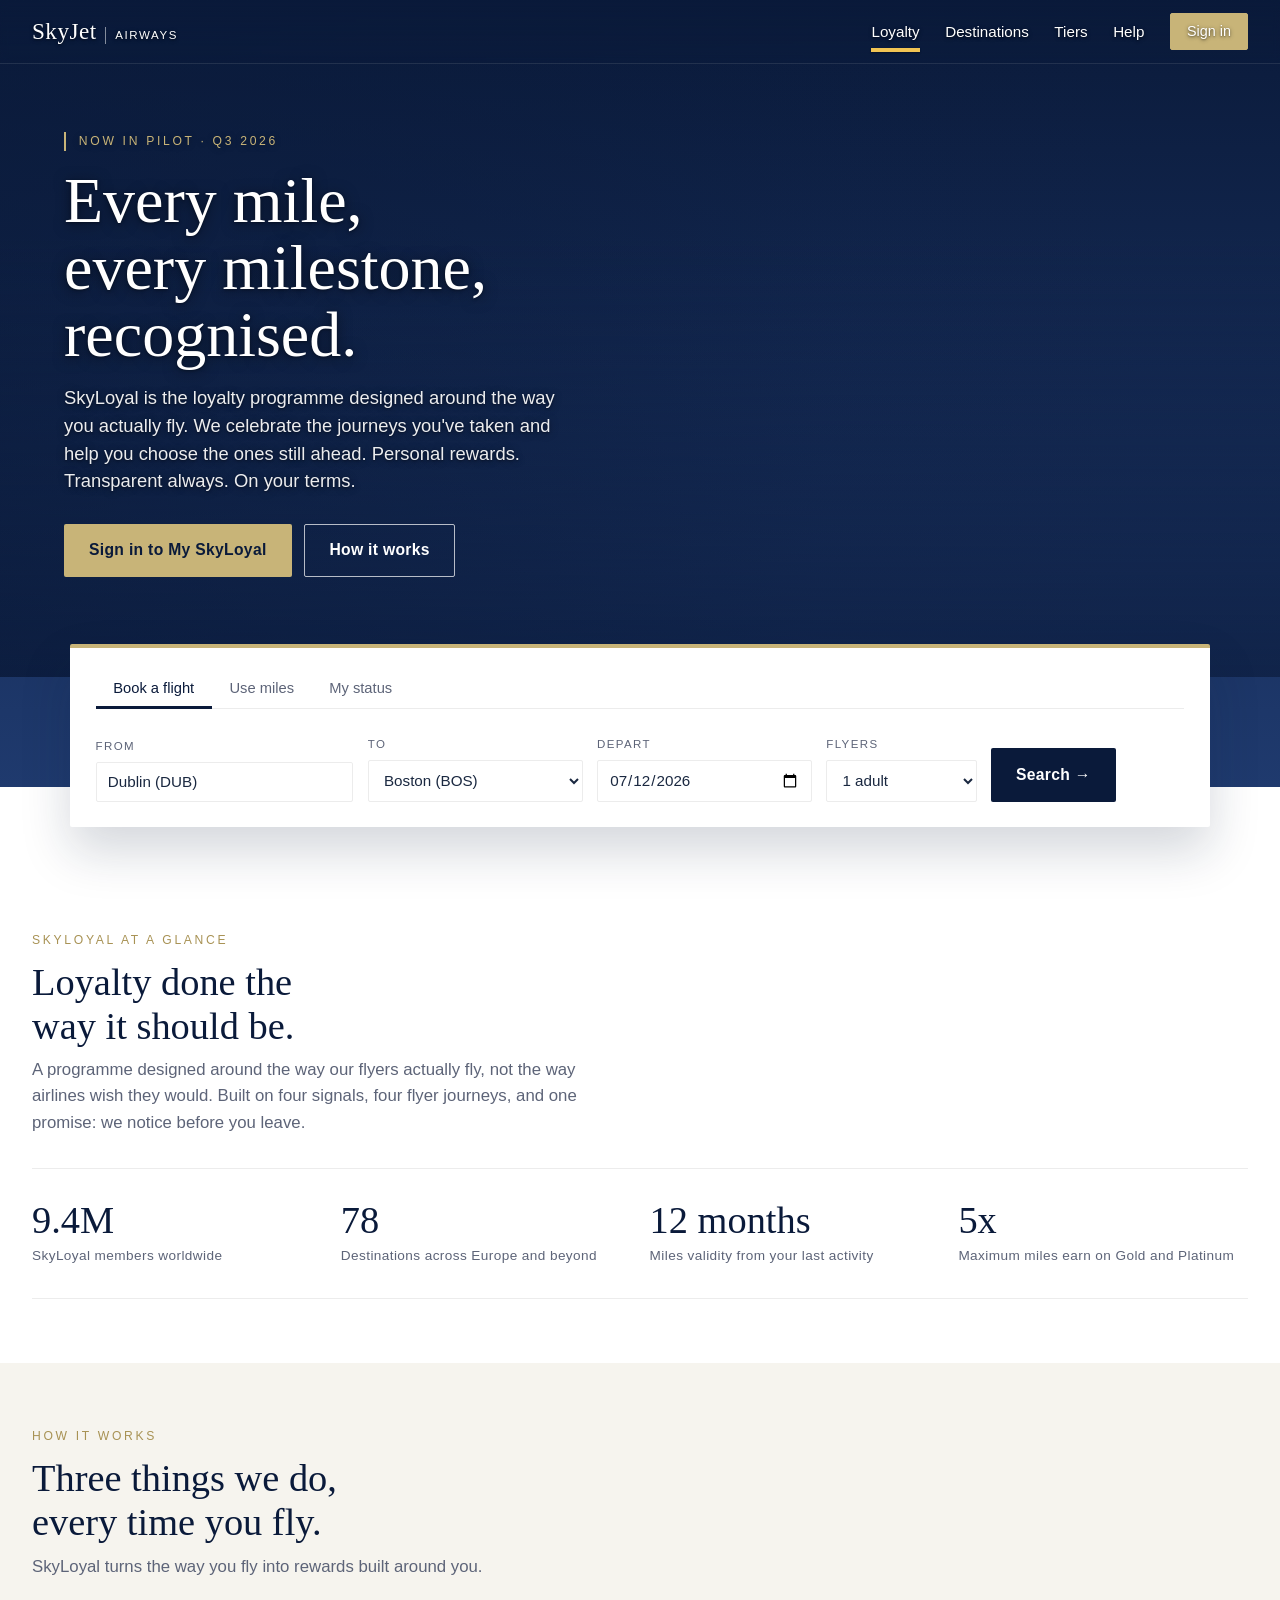
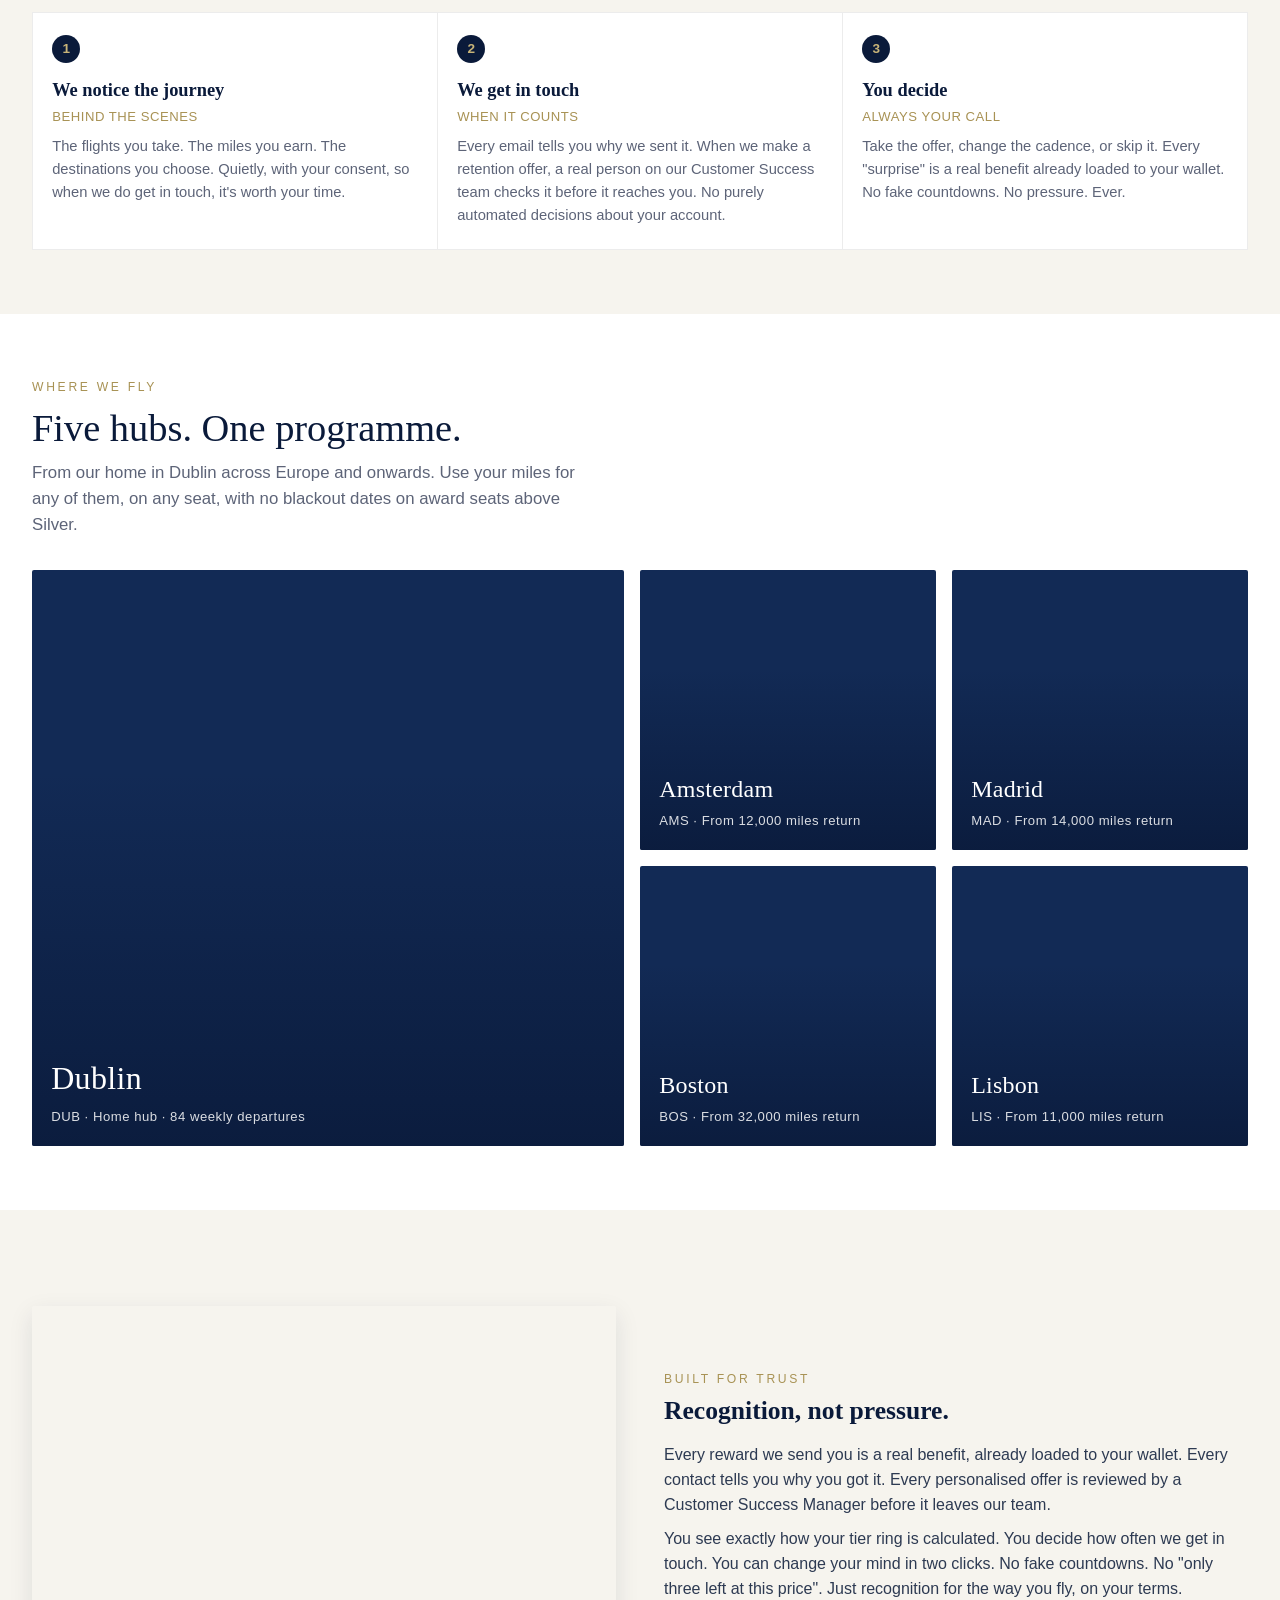
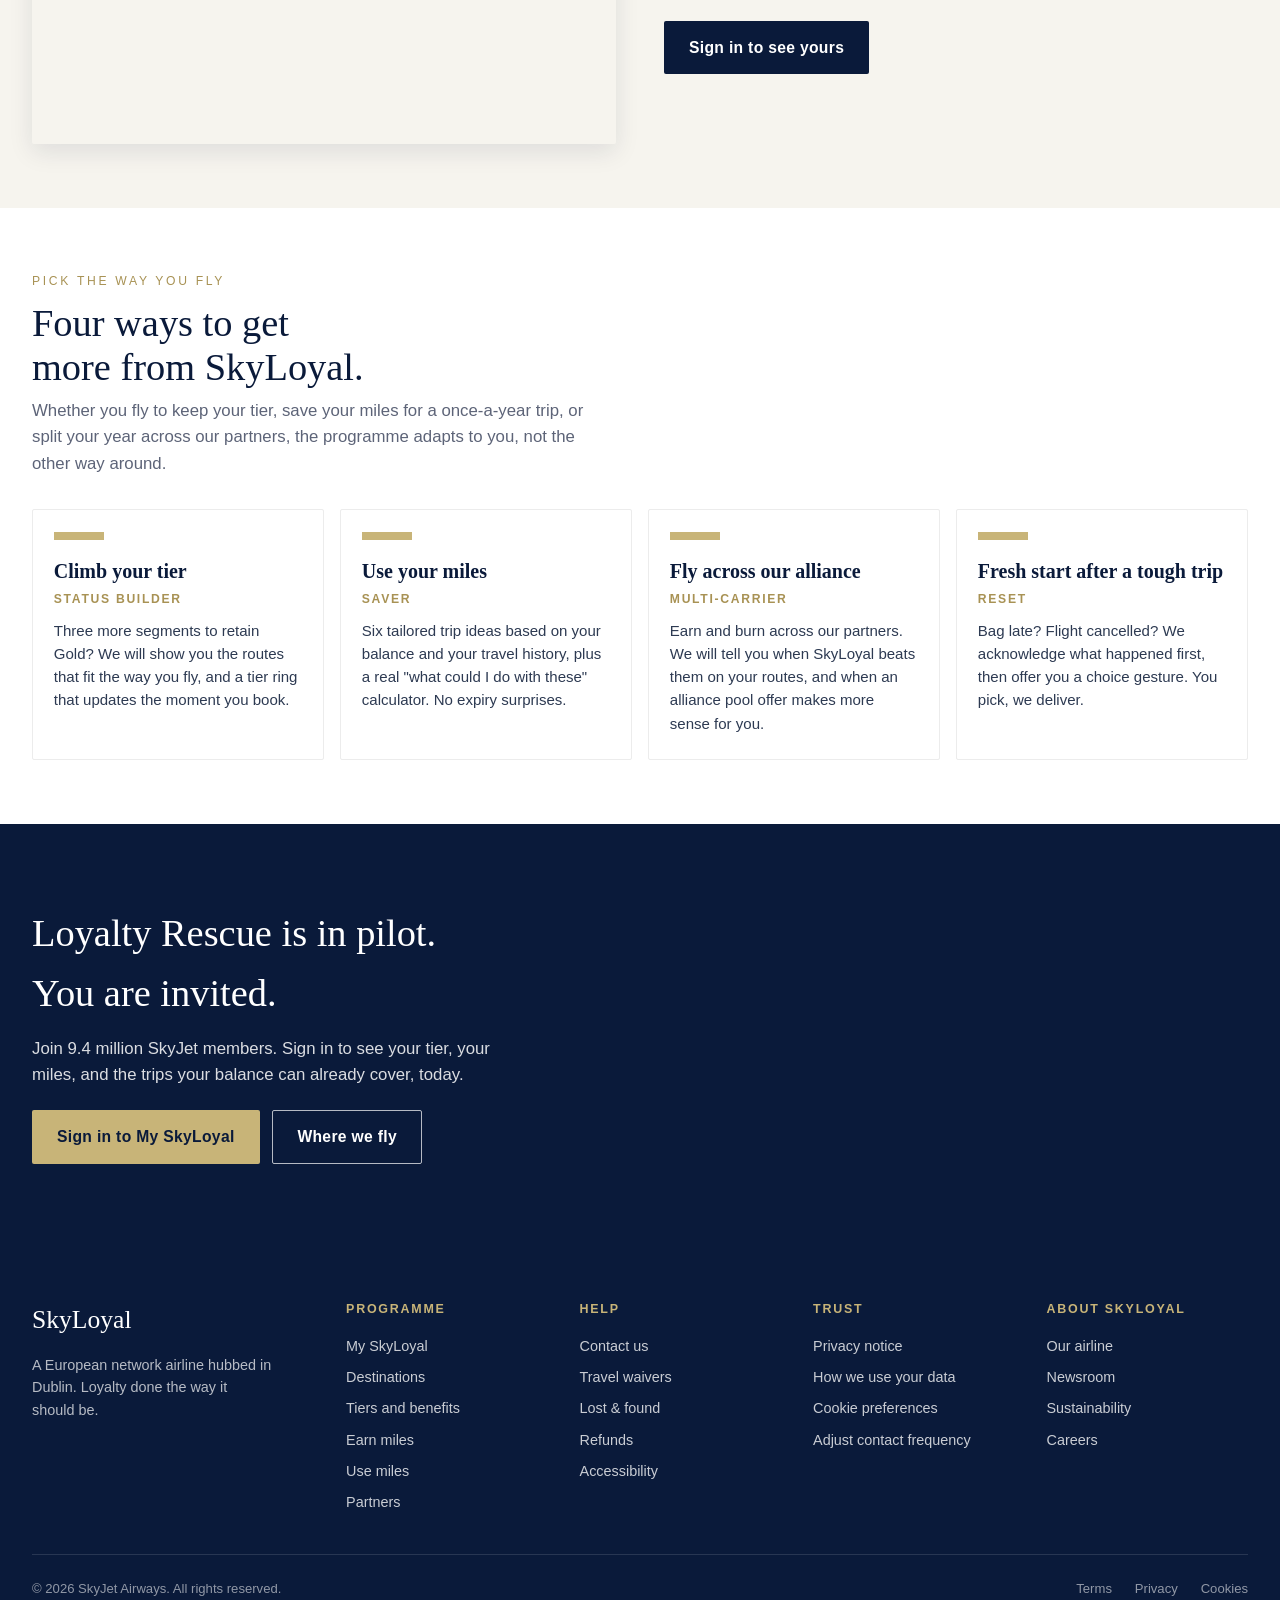
<file: docs/index.html>
<!doctype html>
<html lang="en">
<head>
<meta charset="utf-8">
<meta name="viewport" content="width=device-width,initial-scale=1">
<title>SkyLoyal Loyalty Rescue: A loyalty programme that notices before you leave</title>
<meta name="description" content="SkyLoyal Loyalty Rescue. The proactive loyalty programme that listens for the signals other airlines miss, and reaches out the way a good travel agent would. Pilot from Q3 2026.">
<link rel="stylesheet" href="assets/style.css?v=19">
<link rel="icon" type="image/svg+xml" href="data:image/svg+xml,%3Csvg xmlns='http://www.w3.org/2000/svg' viewBox='0 0 64 64'%3E%3Crect width='64' height='64' fill='%230a1a3a'/%3E%3Ctext x='32' y='44' font-family='Georgia,serif' font-size='40' fill='%23c8b478' text-anchor='middle'%3ES%3C/text%3E%3C/svg%3E">
</head>
<body class="has-hero">

<header class="nav on-hero" id="topnav">
  <a class="brand" href="skyjet.html">SkyJet<span class="tag">Airways</span></a>
  <nav class="nav-links">
    <a href="index.html" class="active">Loyalty</a>
    <a href="#destinations">Destinations</a>
    <a href="#tiers">Tiers</a>
    <a href="#help">Help</a>
    <a href="flyer-view.html" class="login">Sign in</a>
  </nav>
</header>

<!-- Cinematic hero with Dublin imagery -->
<section class="hero-cinema" aria-label="SkyLoyal hero">
  <div class="bg" style="background-image: url('https://images.unsplash.com/photo-1465778893808-9b3d1b443be4?auto=format&fit=crop&w=2000&q=80');"></div>
  <div class="scrim"></div>
  <div class="inner">
    <span class="eyebrow">Now in pilot · Q3 2026</span>
    <h1>Every mile, every milestone,<br>recognised.</h1>
    <p class="sub">SkyLoyal is the loyalty programme designed around the way you actually fly. We celebrate the journeys you've taken and help you choose the ones still ahead. Personal rewards. Transparent always. On your terms.</p>
    <div class="cta">
      <a class="btn btn-primary" href="flyer-view.html">Sign in to My SkyLoyal</a>
      <a class="btn btn-ghost" href="#how">How it works</a>
    </div>
  </div>

  <!-- Booking-style lookup card -->
  <div class="lookup-card" role="region" aria-label="Plan your next trip">
    <div class="tabs" role="tablist">
      <button class="tab active" role="tab" aria-selected="true" data-tab="book">Book a flight</button>
      <button class="tab" role="tab" aria-selected="false" data-tab="miles">Use miles</button>
      <button class="tab" role="tab" aria-selected="false" data-tab="status">My status</button>
    </div>

    <!-- Book a flight panel -->
    <div class="row" data-panel="book">
      <div class="field">
        <label>From</label>
        <input type="text" placeholder="Dublin (DUB)" value="Dublin (DUB)">
      </div>
      <div class="field">
        <label>To</label>
        <select id="book-to">
          <option>Boston (BOS)</option>
          <option>Lisbon (LIS)</option>
          <option>Amsterdam (AMS)</option>
          <option>Madrid (MAD)</option>
          <option>London (LHR)</option>
        </select>
      </div>
      <div class="field">
        <label>Depart</label>
        <input type="date" value="2026-07-12">
      </div>
      <div class="field">
        <label>Flyers</label>
        <select>
          <option>1 adult</option>
          <option>2 adults</option>
          <option>2 adults + 1 child</option>
        </select>
      </div>
      <div class="field">
        <label>&nbsp;</label>
        <a href="flight-results.html" id="book-search" class="btn btn-dark" style="text-align:center;">Search →</a>
      </div>
    </div>

    <!-- Use miles panel -->
    <div class="row" data-panel="miles" hidden>
      <div class="field">
        <label>From</label>
        <input type="text" placeholder="Dublin (DUB)" value="Dublin (DUB)">
      </div>
      <div class="field">
        <label>To</label>
        <select>
          <option>Lisbon (LIS) · 11,000 miles</option>
          <option>Amsterdam (AMS) · 12,000 miles</option>
          <option>Madrid (MAD) · 14,000 miles</option>
          <option>Boston (BOS) · 32,000 miles</option>
        </select>
      </div>
      <div class="field">
        <label>Cabin</label>
        <select>
          <option>Economy</option>
          <option>Premium economy</option>
          <option>Business</option>
        </select>
      </div>
      <div class="field">
        <label>Miles available</label>
        <input type="text" value="92,400" readonly>
      </div>
      <div class="field">
        <label>&nbsp;</label>
        <a href="award-results.html" class="btn btn-dark" style="text-align:center;">Find awards →</a>
      </div>
    </div>

    <!-- My status panel -->
    <div class="row" data-panel="status" hidden style="grid-template-columns: 1.3fr 1fr 1fr 0.9fr;">
      <div class="field">
        <label>Member ID</label>
        <input type="text" placeholder="SKY000234" value="SKY000234">
      </div>
      <div class="field">
        <label>First name</label>
        <input type="text" placeholder="Nuala" value="Nuala">
      </div>
      <div class="field">
        <label>Last name</label>
        <input type="text" placeholder="Doyle" value="Doyle">
      </div>
      <div class="field">
        <label>&nbsp;</label>
        <a href="flyer-view.html" class="btn btn-dark" style="text-align:center;">View status →</a>
      </div>
    </div>
  </div>
</section>

<!-- Programme stats strip -->
<section class="padded-top">
  <div class="container">
    <div class="header-block">
      <span class="eyebrow">SkyLoyal at a glance</span>
      <h2>Loyalty done the way it should be.</h2>
      <p>A programme designed around the way our flyers actually fly, not the way airlines wish they would. Built on four signals, four flyer journeys, and one promise: we notice before you leave.</p>
    </div>
    <div class="stats">
      <div class="stat">
        <div class="num">9.4M</div>
        <span class="label">SkyLoyal members worldwide</span>
      </div>
      <div class="stat">
        <div class="num">78</div>
        <span class="label">Destinations across Europe and beyond</span>
      </div>
      <div class="stat">
        <div class="num">12&nbsp;months</div>
        <span class="label">Miles validity from your last activity</span>
      </div>
      <div class="stat">
        <div class="num">5x</div>
        <span class="label">Maximum miles earn on Gold and Platinum</span>
      </div>
    </div>
  </div>
</section>

<!-- How it works for you (customer-facing rewrite of the agentic pipeline) -->
<section class="alt" id="how">
  <div class="container">
    <div class="header-block">
      <span class="eyebrow">How it works</span>
      <h2>Three things we do, every time you fly.</h2>
      <p>SkyLoyal turns the way you fly into rewards built around you.</p>
    </div>
    <div class="pipeline" style="grid-template-columns: repeat(3, 1fr);">
      <div class="node">
        <span class="step">1</span>
        <strong>We notice the journey</strong>
        <div class="role">Behind the scenes</div>
        <p>The flights you take. The miles you earn. The destinations you choose. Quietly, with your consent, so when we do get in touch, it's worth your time.</p>
      </div>
      <div class="node">
        <span class="step">2</span>
        <strong>We get in touch</strong>
        <div class="role">When it counts</div>
        <p>Every email tells you why we sent it. When we make a retention offer, a real person on our Customer Success team checks it before it reaches you. No purely automated decisions about your account.</p>
      </div>
      <div class="node">
        <span class="step">3</span>
        <strong>You decide</strong>
        <div class="role">Always your call</div>
        <p>Take the offer, change the cadence, or skip it. Every "surprise" is a real benefit already loaded to your wallet. No fake countdowns. No pressure. Ever.</p>
      </div>
    </div>
  </div>
</section>

<!-- Where we fly -->
<section id="destinations">
  <div class="container">
    <div class="header-block">
      <span class="eyebrow">Where we fly</span>
      <h2>Five hubs. One programme.</h2>
      <p>From our home in Dublin across Europe and onwards. Use your miles for any of them, on any seat, with no blackout dates on award seats above Silver.</p>
    </div>

    <div class="destinations">
      <a class="dest" href="flight-results.html?to=DUB" aria-label="Dublin, home hub">
        <div class="bg" style="background-image: url('https://images.unsplash.com/photo-1465778893808-9b3d1b443be4?auto=format&fit=crop&w=1400&q=80');"></div>
        <div class="scrim"></div>
        <div class="label">
          <span class="city">Dublin</span>
          <span class="meta">DUB · Home hub · 84 weekly departures</span>
        </div>
      </a>
      <a class="dest" href="flight-results.html?to=AMS" aria-label="Amsterdam">
        <div class="bg" style="background-image: url('https://images.unsplash.com/photo-1583422409516-2895a77efded?auto=format&fit=crop&w=900&q=80');"></div>
        <div class="scrim"></div>
        <div class="label"><span class="city">Amsterdam</span><span class="meta">AMS · From 12,000 miles return</span></div>
      </a>
      <a class="dest" href="flight-results.html?to=MAD" aria-label="Madrid">
        <div class="bg" style="background-image: url('https://images.unsplash.com/photo-1543783207-ec64e4d95325?auto=format&fit=crop&w=900&q=80');"></div>
        <div class="scrim"></div>
        <div class="label"><span class="city">Madrid</span><span class="meta">MAD · From 14,000 miles return</span></div>
      </a>
      <a class="dest" href="flight-results.html?to=BOS" aria-label="Boston">
        <div class="bg" style="background-image: url('https://images.unsplash.com/photo-1565043589221-1a6fd9ae45c7?auto=format&fit=crop&w=900&q=80');"></div>
        <div class="scrim"></div>
        <div class="label"><span class="city">Boston</span><span class="meta">BOS · From 32,000 miles return</span></div>
      </a>
      <a class="dest" href="flight-results.html?to=LIS" aria-label="Lisbon">
        <div class="bg" style="background-image: url('https://images.unsplash.com/photo-1555881400-74d7acaacd8b?auto=format&fit=crop&w=900&q=80');"></div>
        <div class="scrim"></div>
        <div class="label"><span class="city">Lisbon</span><span class="meta">LIS · From 11,000 miles return</span></div>
      </a>
    </div>
  </div>
</section>

<!-- Story split: trust -->
<section class="alt">
  <div class="container">
    <div class="story-split">
      <div class="image" style="background-image: url('https://images.unsplash.com/photo-1436491865332-7a61a109cc05?auto=format&fit=crop&w=1400&q=80');"></div>
      <div class="text">
        <span class="eyebrow" style="color:var(--metal-2); font-size:.76rem; letter-spacing:.22em; text-transform:uppercase;">Built for trust</span>
        <h3>Recognition, not pressure.</h3>
        <p>Every reward we send you is a real benefit, already loaded to your wallet. Every contact tells you why you got it. Every personalised offer is reviewed by a Customer Success Manager before it leaves our team.</p>
        <p>You see exactly how your tier ring is calculated. You decide how often we get in touch. You can change your mind in two clicks. No fake countdowns. No "only three left at this price". Just recognition for the way you fly, on your terms.</p>
        <p style="margin-top:1.2rem;"><a href="flyer-view.html" class="btn btn-dark">Sign in to see yours</a></p>
      </div>
    </div>
  </div>
</section>

<!-- Choose how you fly with us -->
<section id="tiers">
  <div class="container">
    <div class="header-block">
      <span class="eyebrow">Pick the way you fly</span>
      <h2>Four ways to get more from SkyLoyal.</h2>
      <p>Whether you fly to keep your tier, save your miles for a once-a-year trip, or split your year across our partners, the programme adapts to you, not the other way around.</p>
    </div>
    <div class="cards">
      <div class="card">
        <div class="arch-img"></div>
        <h3>Climb your tier</h3>
        <div class="sub">Status builder</div>
        <p>Three more segments to retain Gold? We will show you the routes that fit the way you fly, and a tier ring that updates the moment you book.</p>
      </div>
      <div class="card">
        <div class="arch-img"></div>
        <h3>Use your miles</h3>
        <div class="sub">Saver</div>
        <p>Six tailored trip ideas based on your balance and your travel history, plus a real "what could I do with these" calculator. No expiry surprises.</p>
      </div>
      <div class="card">
        <div class="arch-img"></div>
        <h3>Fly across our alliance</h3>
        <div class="sub">Multi-carrier</div>
        <p>Earn and burn across our partners. We will tell you when SkyLoyal beats them on your routes, and when an alliance pool offer makes more sense for you.</p>
      </div>
      <div class="card">
        <div class="arch-img"></div>
        <h3>Fresh start after a tough trip</h3>
        <div class="sub">Reset</div>
        <p>Bag late? Flight cancelled? We acknowledge what happened first, then offer you a choice gesture. You pick, we deliver.</p>
      </div>
    </div>
  </div>
</section>

<!-- CTA strip with sky background -->
<section class="cta-strip">
  <div class="bg" style="background-image: url('https://images.unsplash.com/photo-1540339832862-474599807836?auto=format&fit=crop&w=2000&q=80');"></div>
  <div class="scrim"></div>
  <div class="container">
    <h2>Loyalty Rescue is in pilot. You are invited.</h2>
    <p>Join 9.4 million SkyJet members. Sign in to see your tier, your miles, and the trips your balance can already cover, today.</p>
    <div style="display:flex; gap:.8rem; flex-wrap:wrap;">
      <a class="btn btn-primary" href="flyer-view.html">Sign in to My SkyLoyal</a>
      <a class="btn btn-ghost" href="#destinations">Where we fly</a>
    </div>
  </div>
</section>

<!-- Footer -->
<footer class="foot" id="help">
  <div class="container">
    <div class="brand-block">
      <div class="logo">SkyLoyal</div>
      <p class="blurb">A European network airline hubbed in Dublin. Loyalty done the way it should be.</p>
    </div>
    <div>
      <h4>Programme</h4>
      <ul>
        <li><a href="flyer-view.html">My SkyLoyal</a></li>
        <li><a href="#destinations">Destinations</a></li>
        <li><a href="#tiers">Tiers and benefits</a></li>
        <li><a href="#">Earn miles</a></li>
        <li><a href="#">Use miles</a></li>
        <li><a href="#">Partners</a></li>
      </ul>
    </div>
    <div>
      <h4>Help</h4>
      <ul>
        <li><a href="#">Contact us</a></li>
        <li><a href="#">Travel waivers</a></li>
        <li><a href="#">Lost &amp; found</a></li>
        <li><a href="#">Refunds</a></li>
        <li><a href="#">Accessibility</a></li>
      </ul>
    </div>
    <div>
      <h4>Trust</h4>
      <ul>
        <li><a href="#">Privacy notice</a></li>
        <li><a href="#">How we use your data</a></li>
        <li><a href="#">Cookie preferences</a></li>
        <li><a href="#">Adjust contact frequency</a></li>
      </ul>
    </div>
    <div>
      <h4>About SkyLoyal</h4>
      <ul>
        <li><a href="#">Our airline</a></li>
        <li><a href="#">Newsroom</a></li>
        <li><a href="#">Sustainability</a></li>
        <li><a href="#">Careers</a></li>
      </ul>
    </div>
  </div>
  <div class="bottom">
    <div>© 2026 SkyJet Airways. All rights reserved.</div>
    <div class="legal">
      <a href="#">Terms</a>
      <a href="#">Privacy</a>
      <a href="#">Cookies</a>
    </div>
  </div>
</footer>

<script>
  // Sticky-nav transparency on hero
  (function () {
    var nav = document.getElementById('topnav');
    var hero = document.querySelector('.hero-cinema');
    if (!nav || !hero) return;
    function update() {
      var threshold = hero.offsetHeight - 80;
      if (window.scrollY > threshold) nav.classList.remove('on-hero');
      else nav.classList.add('on-hero');
    }
    window.addEventListener('scroll', update, { passive: true });
    update();
  })();

  // Search button: read the selected destination and pass as ?to=XXX
  (function () {
    var sel = document.getElementById('book-to');
    var btn = document.getElementById('book-search');
    if (!sel || !btn) return;
    btn.addEventListener('click', function (e) {
      var m = sel.value.match(/\(([A-Z]{3})\)/);
      var code = m ? m[1] : 'BOS';
      e.preventDefault();
      window.location.href = 'flight-results.html?to=' + code;
    });
  })();

  // Scroll-spy: highlight the nav link for the section currently in view
  (function () {
    var nav = document.getElementById('topnav');
    if (!nav) return;
    var links = nav.querySelectorAll('.nav-links a:not(.login)');
    var loyaltyLink = null;
    var sections = [];
    links.forEach(function (a) {
      var href = a.getAttribute('href') || '';
      if (href === 'index.html' || href === '#' || href === '') {
        loyaltyLink = a;
        return;
      }
      var hash = href.match(/#(.+)$/);
      if (hash) {
        var el = document.getElementById(hash[1]);
        if (el) sections.push({ link: a, el: el });
      }
    });
    function setActive(link) {
      links.forEach(function (l) { l.classList.remove('active'); });
      if (link) link.classList.add('active');
    }
    function update() {
      if (window.scrollY < 60) { setActive(loyaltyLink); return; }
      // If scrolled within 80px of the page bottom, force the last anchored
      // section active (typically the footer/Help, which is shorter than
      // the viewport area below our checkpoint and so never crosses it).
      var docHeight = Math.max(
        document.body.scrollHeight, document.documentElement.scrollHeight,
        document.body.offsetHeight, document.documentElement.offsetHeight
      );
      if (window.innerHeight + window.scrollY >= docHeight - 80 && sections.length) {
        setActive(sections[sections.length - 1].link);
        return;
      }
      var checkpoint = window.scrollY + 90; // a bit below the 64px nav
      var current = loyaltyLink;
      sections.forEach(function (item) {
        var top = item.el.getBoundingClientRect().top + window.scrollY;
        if (top <= checkpoint) current = item.link;
      });
      setActive(current);
    }
    window.addEventListener('scroll', update, { passive: true });
    update();
  })();

  // Lookup card: tab switching (Book / Miles / Status)
  // Note: .row has display: grid, which overrides the HTML `hidden` attribute,
  // so we toggle .style.display directly instead.
  (function () {
    var card = document.querySelector('.lookup-card');
    if (!card) return;
    var tabs = card.querySelectorAll('.tab');
    var panels = card.querySelectorAll('[data-panel]');
    function activate(name) {
      tabs.forEach(function (t) {
        var active = t.dataset.tab === name;
        t.classList.toggle('active', active);
        t.setAttribute('aria-selected', active ? 'true' : 'false');
      });
      panels.forEach(function (p) {
        p.style.display = (p.dataset.panel === name) ? 'grid' : 'none';
        p.hidden = (p.dataset.panel !== name);
      });
    }
    // initialise on page load (force the active tab)
    var initialTab = card.querySelector('.tab.active');
    activate(initialTab ? initialTab.dataset.tab : 'book');
    tabs.forEach(function (t) {
      t.addEventListener('click', function (e) { e.preventDefault(); activate(t.dataset.tab); });
    });
  })();
</script>

</body>
</html>
</file>
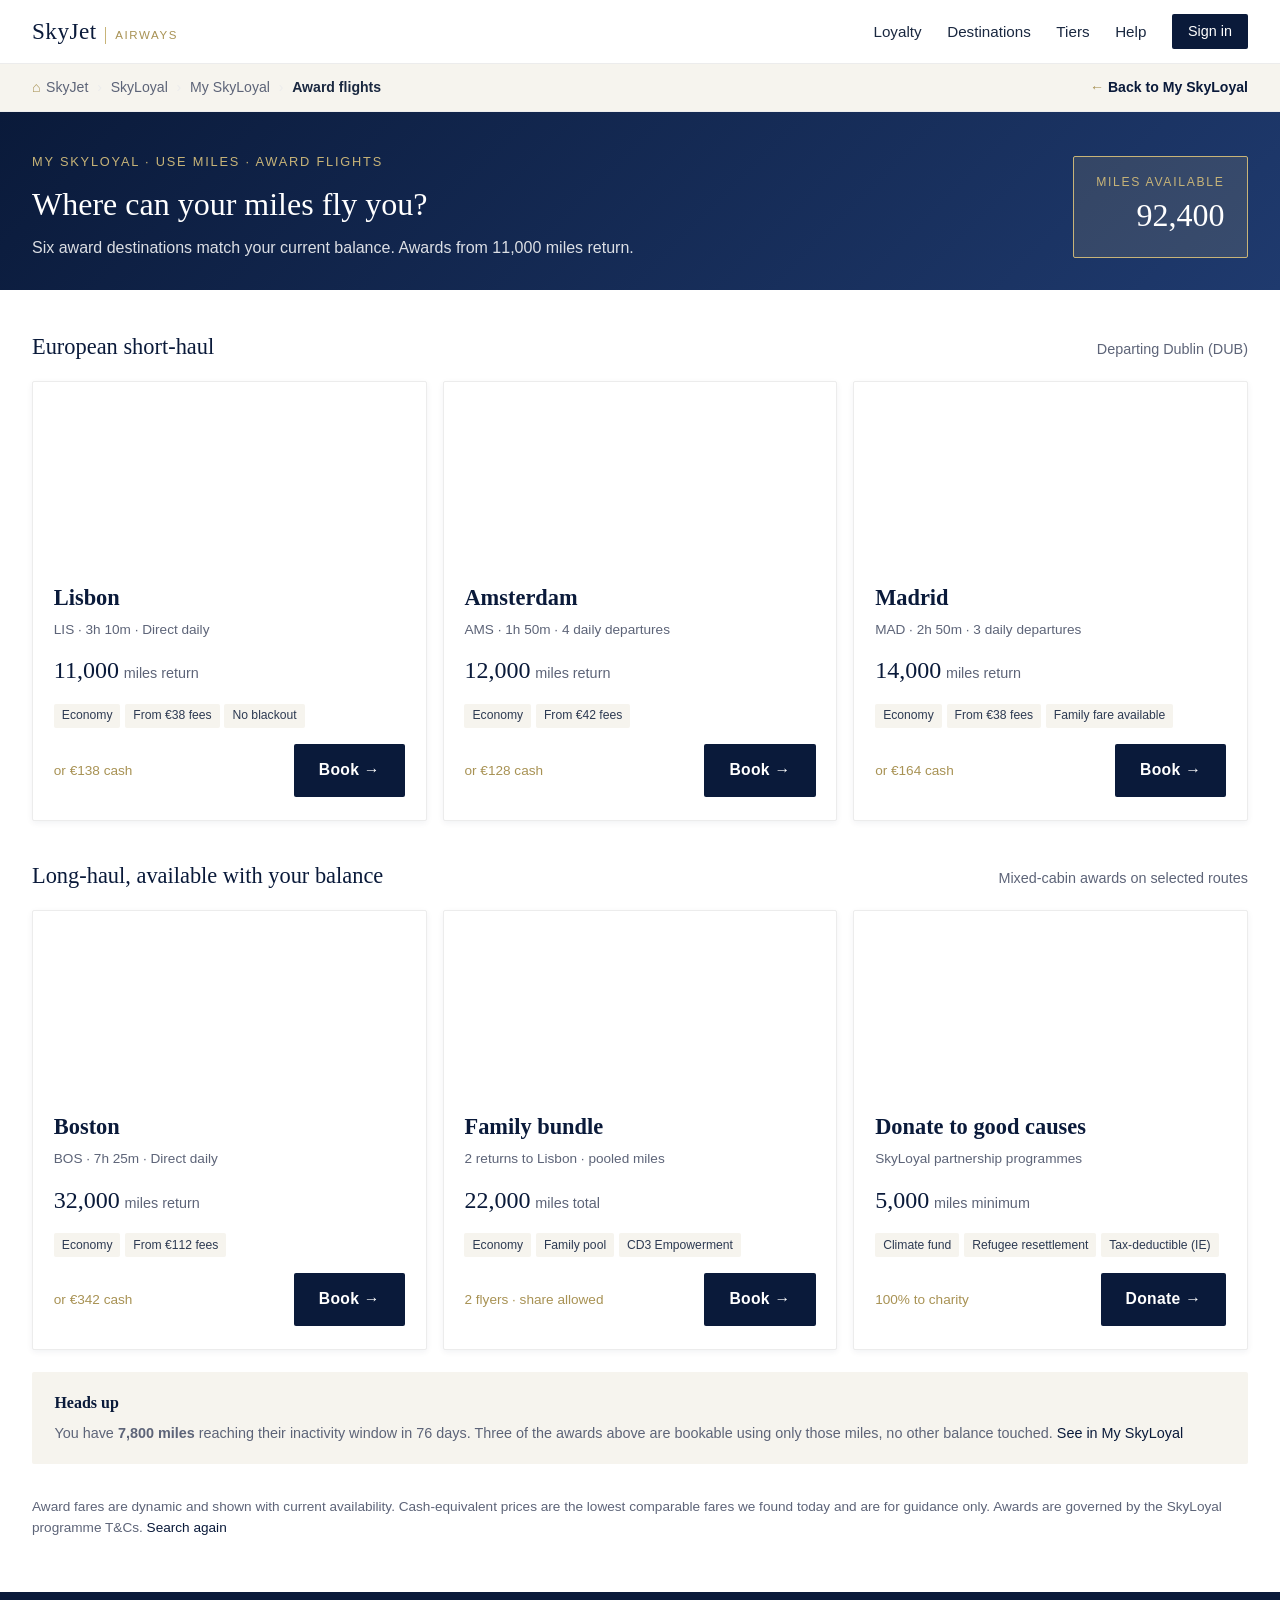
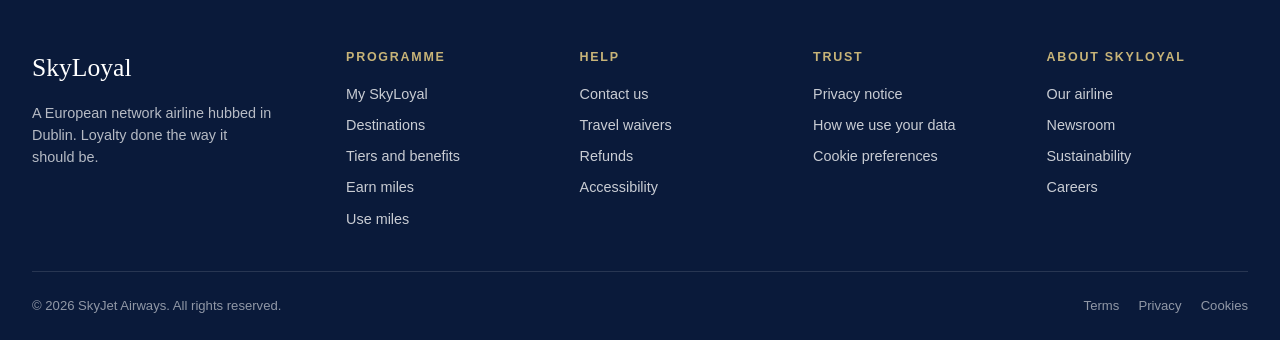
<file: docs/award-results.html>
<!doctype html>
<html lang="en">
<head>
<meta charset="utf-8">
<meta name="viewport" content="width=device-width,initial-scale=1">
<title>Award flights · SkyJet Airways</title>
<link rel="stylesheet" href="assets/style.css?v=19">
<link rel="icon" type="image/svg+xml" href="data:image/svg+xml,%3Csvg xmlns='http://www.w3.org/2000/svg' viewBox='0 0 64 64'%3E%3Crect width='64' height='64' fill='%230a1a3a'/%3E%3Ctext x='32' y='44' font-family='Georgia,serif' font-size='40' fill='%23c8b478' text-anchor='middle'%3ES%3C/text%3E%3C/svg%3E">
<style>
  .results-hero { background: linear-gradient(135deg, var(--navy), var(--navy-3)); color: white; padding: 2.5rem 2rem 1.8rem; }
  .results-hero .container { max-width: 1240px; margin: 0 auto; display: grid; grid-template-columns: 1fr auto; gap: 2rem; align-items: center; }
  @media (max-width: 800px) { .results-hero .container { grid-template-columns: 1fr; } }
  .results-hero h1 { font-family: Georgia, serif; font-size: 2rem; margin: 0 0 .4rem; font-weight: 500; }
  .results-hero .breadcrumb { color: var(--metal); font-size: .8rem; letter-spacing: .14em; text-transform: uppercase; margin-bottom: .5rem; }
  .miles-pill {
    background: rgba(200,180,120,0.15);
    border: 1px solid var(--metal);
    padding: 1rem 1.4rem;
    border-radius: var(--radius);
    text-align: right;
  }
  .miles-pill .label { color: var(--metal); font-size: .76rem; letter-spacing: .14em; text-transform: uppercase; }
  .miles-pill .balance { font-family: Georgia, serif; font-size: 2rem; }
  .award-section { padding: 2.5rem 2rem; }
  .award-section .container { max-width: 1240px; margin: 0 auto; }
  .award-grid { display: grid; grid-template-columns: repeat(3, 1fr); gap: 1rem; margin-top: 1rem; }
  @media (max-width: 900px) { .award-grid { grid-template-columns: 1fr; } }
  .award-card {
    background: white; border: 1px solid var(--line-2); border-radius: var(--radius);
    overflow: hidden; box-shadow: var(--shadow-sm); transition: transform .15s, box-shadow .15s;
  }
  .award-card:hover { transform: translateY(-3px); box-shadow: var(--shadow-md); }
  .award-card .pic { height: 180px; background-size: cover; background-position: center; }
  .award-card .body { padding: 1.2rem 1.3rem 1.4rem; }
  .award-card .city { font-family: Georgia, serif; font-size: 1.4rem; color: var(--navy); margin: 0 0 .2rem; }
  .award-card .meta { color: var(--muted); font-size: .85rem; margin-bottom: .8rem; }
  .award-card .miles { font-family: Georgia, serif; font-size: 1.5rem; color: var(--navy); }
  .award-card .miles .unit { font-size: .9rem; color: var(--muted); margin-left: .3rem; font-family: -apple-system, BlinkMacSystemFont, "Segoe UI", sans-serif; }
  .award-card .extras { font-size: .82rem; color: var(--ink-2); margin-top: .6rem; }
  .award-card .extras .tag {
    display: inline-block; background: var(--soft-bg); padding: .15rem .5rem; border-radius: 2px; margin-right: .3rem; margin-top: .3rem; font-size: .76rem;
  }
  .award-card .cta { margin-top: 1rem; display: flex; justify-content: space-between; align-items: center; }
  .award-card .cta .price { color: var(--metal-2); font-size: .85rem; }
  .progress-line { background: var(--soft-bg); padding: 1.2rem 1.4rem; border-radius: var(--radius); margin-top: 1.4rem; }
  .progress-line h4 { margin: 0 0 .4rem; font-family: Georgia, serif; color: var(--navy); font-size: 1rem; }
  .progress-line p { margin: 0; color: var(--muted); font-size: .9rem; }
</style>
</head>
<body>

<header class="nav" id="topnav">
  <a class="brand" href="skyjet.html">SkyJet<span class="tag">Airways</span></a>
  <nav class="nav-links">
    <a href="index.html">Loyalty</a>
    <a href="index.html#destinations">Destinations</a>
    <a href="index.html#tiers">Tiers</a>
    <a href="index.html#help">Help</a>
    <a href="flyer-view.html" class="login">Sign in</a>
  </nav>
</header>

<nav class="breadcrumbs" aria-label="Breadcrumb">
  <div class="container">
    <a class="home" href="skyjet.html">SkyJet</a>
    <span class="sep">›</span>
    <a href="index.html">SkyLoyal</a>
    <span class="sep">›</span>
    <a href="flyer-view.html">My SkyLoyal</a>
    <span class="sep">›</span>
    <span class="current">Award flights</span>
    <a class="back-link" href="flyer-view.html">Back to My SkyLoyal</a>
  </div>
</nav>

<section class="results-hero">
  <div class="container">
    <div>
      <div class="breadcrumb">My SkyLoyal · Use miles · Award flights</div>
      <h1>Where can your miles fly you?</h1>
      <p style="color: rgba(255,255,255,0.85); margin: .3rem 0 0;">Six award destinations match your current balance. Awards from 11,000 miles return.</p>
    </div>
    <div class="miles-pill">
      <div class="label">Miles available</div>
      <div class="balance">92,400</div>
    </div>
  </div>
</section>

<section class="award-section">
  <div class="container">

    <div style="display:flex; justify-content: space-between; align-items: baseline; flex-wrap: wrap; gap: .8rem; margin-bottom: .8rem;">
      <h3 style="font-family: Georgia, serif; color: var(--navy); margin: 0; font-size: 1.4rem; font-weight: 500;">European short-haul</h3>
      <span style="color: var(--muted); font-size: .9rem;">Departing Dublin (DUB)</span>
    </div>

    <div class="award-grid">

      <div class="award-card">
        <div class="pic" style="background-image: url('https://images.unsplash.com/photo-1555881400-74d7acaacd8b?auto=format&fit=crop&w=900&q=80');"></div>
        <div class="body">
          <h3 class="city">Lisbon</h3>
          <div class="meta">LIS · 3h 10m · Direct daily</div>
          <div class="miles">11,000<span class="unit">miles return</span></div>
          <div class="extras">
            <span class="tag">Economy</span><span class="tag">From €38 fees</span><span class="tag">No blackout</span>
          </div>
          <div class="cta">
            <span class="price">or €138 cash</span>
            <a class="btn btn-dark" href="#">Book →</a>
          </div>
        </div>
      </div>

      <div class="award-card">
        <div class="pic" style="background-image: url('https://images.unsplash.com/photo-1583422409516-2895a77efded?auto=format&fit=crop&w=900&q=80');"></div>
        <div class="body">
          <h3 class="city">Amsterdam</h3>
          <div class="meta">AMS · 1h 50m · 4 daily departures</div>
          <div class="miles">12,000<span class="unit">miles return</span></div>
          <div class="extras">
            <span class="tag">Economy</span><span class="tag">From €42 fees</span>
          </div>
          <div class="cta">
            <span class="price">or €128 cash</span>
            <a class="btn btn-dark" href="#">Book →</a>
          </div>
        </div>
      </div>

      <div class="award-card">
        <div class="pic" style="background-image: url('https://images.unsplash.com/photo-1543783207-ec64e4d95325?auto=format&fit=crop&w=900&q=80');"></div>
        <div class="body">
          <h3 class="city">Madrid</h3>
          <div class="meta">MAD · 2h 50m · 3 daily departures</div>
          <div class="miles">14,000<span class="unit">miles return</span></div>
          <div class="extras">
            <span class="tag">Economy</span><span class="tag">From €38 fees</span><span class="tag">Family fare available</span>
          </div>
          <div class="cta">
            <span class="price">or €164 cash</span>
            <a class="btn btn-dark" href="#">Book →</a>
          </div>
        </div>
      </div>

    </div>

    <div style="display:flex; justify-content: space-between; align-items: baseline; flex-wrap: wrap; gap: .8rem; margin: 2.4rem 0 .8rem;">
      <h3 style="font-family: Georgia, serif; color: var(--navy); margin: 0; font-size: 1.4rem; font-weight: 500;">Long-haul, available with your balance</h3>
      <span style="color: var(--muted); font-size: .9rem;">Mixed-cabin awards on selected routes</span>
    </div>

    <div class="award-grid">

      <div class="award-card">
        <div class="pic" style="background-image: url('https://images.unsplash.com/photo-1565043589221-1a6fd9ae45c7?auto=format&fit=crop&w=900&q=80');"></div>
        <div class="body">
          <h3 class="city">Boston</h3>
          <div class="meta">BOS · 7h 25m · Direct daily</div>
          <div class="miles">32,000<span class="unit">miles return</span></div>
          <div class="extras">
            <span class="tag">Economy</span><span class="tag">From €112 fees</span>
          </div>
          <div class="cta">
            <span class="price">or €342 cash</span>
            <a class="btn btn-dark" href="#">Book →</a>
          </div>
        </div>
      </div>

      <div class="award-card">
        <div class="pic" style="background-image: url('https://images.unsplash.com/photo-1465778893808-9b3d1b443be4?auto=format&fit=crop&w=900&q=80');"></div>
        <div class="body">
          <h3 class="city">Family bundle</h3>
          <div class="meta">2 returns to Lisbon · pooled miles</div>
          <div class="miles">22,000<span class="unit">miles total</span></div>
          <div class="extras">
            <span class="tag">Economy</span><span class="tag">Family pool</span><span class="tag">CD3 Empowerment</span>
          </div>
          <div class="cta">
            <span class="price">2 flyers · share allowed</span>
            <a class="btn btn-dark" href="#">Book →</a>
          </div>
        </div>
      </div>

      <div class="award-card">
        <div class="pic" style="background-image: url('https://images.unsplash.com/photo-1436491865332-7a61a109cc05?auto=format&fit=crop&w=900&q=80');"></div>
        <div class="body">
          <h3 class="city">Donate to good causes</h3>
          <div class="meta">SkyLoyal partnership programmes</div>
          <div class="miles">5,000<span class="unit">miles minimum</span></div>
          <div class="extras">
            <span class="tag">Climate fund</span><span class="tag">Refugee resettlement</span><span class="tag">Tax-deductible (IE)</span>
          </div>
          <div class="cta">
            <span class="price">100% to charity</span>
            <a class="btn btn-dark" href="#">Donate →</a>
          </div>
        </div>
      </div>

    </div>

    <div class="progress-line">
      <h4>Heads up</h4>
      <p>You have <strong>7,800 miles</strong> reaching their inactivity window in 76 days. Three of the awards above are bookable using only those miles, no other balance touched. <a href="flyer-view.html">See in My SkyLoyal</a></p>
    </div>

    <p style="color: var(--muted); font-size: .85rem; margin-top: 2rem;">Award fares are dynamic and shown with current availability. Cash-equivalent prices are the lowest comparable fares we found today and are for guidance only. Awards are governed by the SkyLoyal programme T&amp;Cs. <a href="index.html">Search again</a></p>

  </div>
</section>

<footer class="foot">
  <div class="container">
    <div class="brand-block">
      <div class="logo">SkyLoyal</div>
      <p class="blurb">A European network airline hubbed in Dublin. Loyalty done the way it should be.</p>
    </div>
    <div>
      <h4>Programme</h4>
      <ul>
        <li><a href="flyer-view.html">My SkyLoyal</a></li>
        <li><a href="index.html#destinations">Destinations</a></li>
        <li><a href="index.html#tiers">Tiers and benefits</a></li>
        <li><a href="#">Earn miles</a></li>
        <li><a href="#">Use miles</a></li>
      </ul>
    </div>
    <div>
      <h4>Help</h4>
      <ul>
        <li><a href="#">Contact us</a></li>
        <li><a href="#">Travel waivers</a></li>
        <li><a href="#">Refunds</a></li>
        <li><a href="#">Accessibility</a></li>
      </ul>
    </div>
    <div>
      <h4>Trust</h4>
      <ul>
        <li><a href="#">Privacy notice</a></li>
        <li><a href="#">How we use your data</a></li>
        <li><a href="#">Cookie preferences</a></li>
      </ul>
    </div>
    <div>
      <h4>About SkyLoyal</h4>
      <ul>
        <li><a href="#">Our airline</a></li>
        <li><a href="#">Newsroom</a></li>
        <li><a href="#">Sustainability</a></li>
        <li><a href="#">Careers</a></li>
      </ul>
    </div>
  </div>
  <div class="bottom">
    <div>© 2026 SkyJet Airways. All rights reserved.</div>
    <div class="legal"><a href="#">Terms</a><a href="#">Privacy</a><a href="#">Cookies</a></div>
  </div>
</footer>

</body>
</html>
</file>
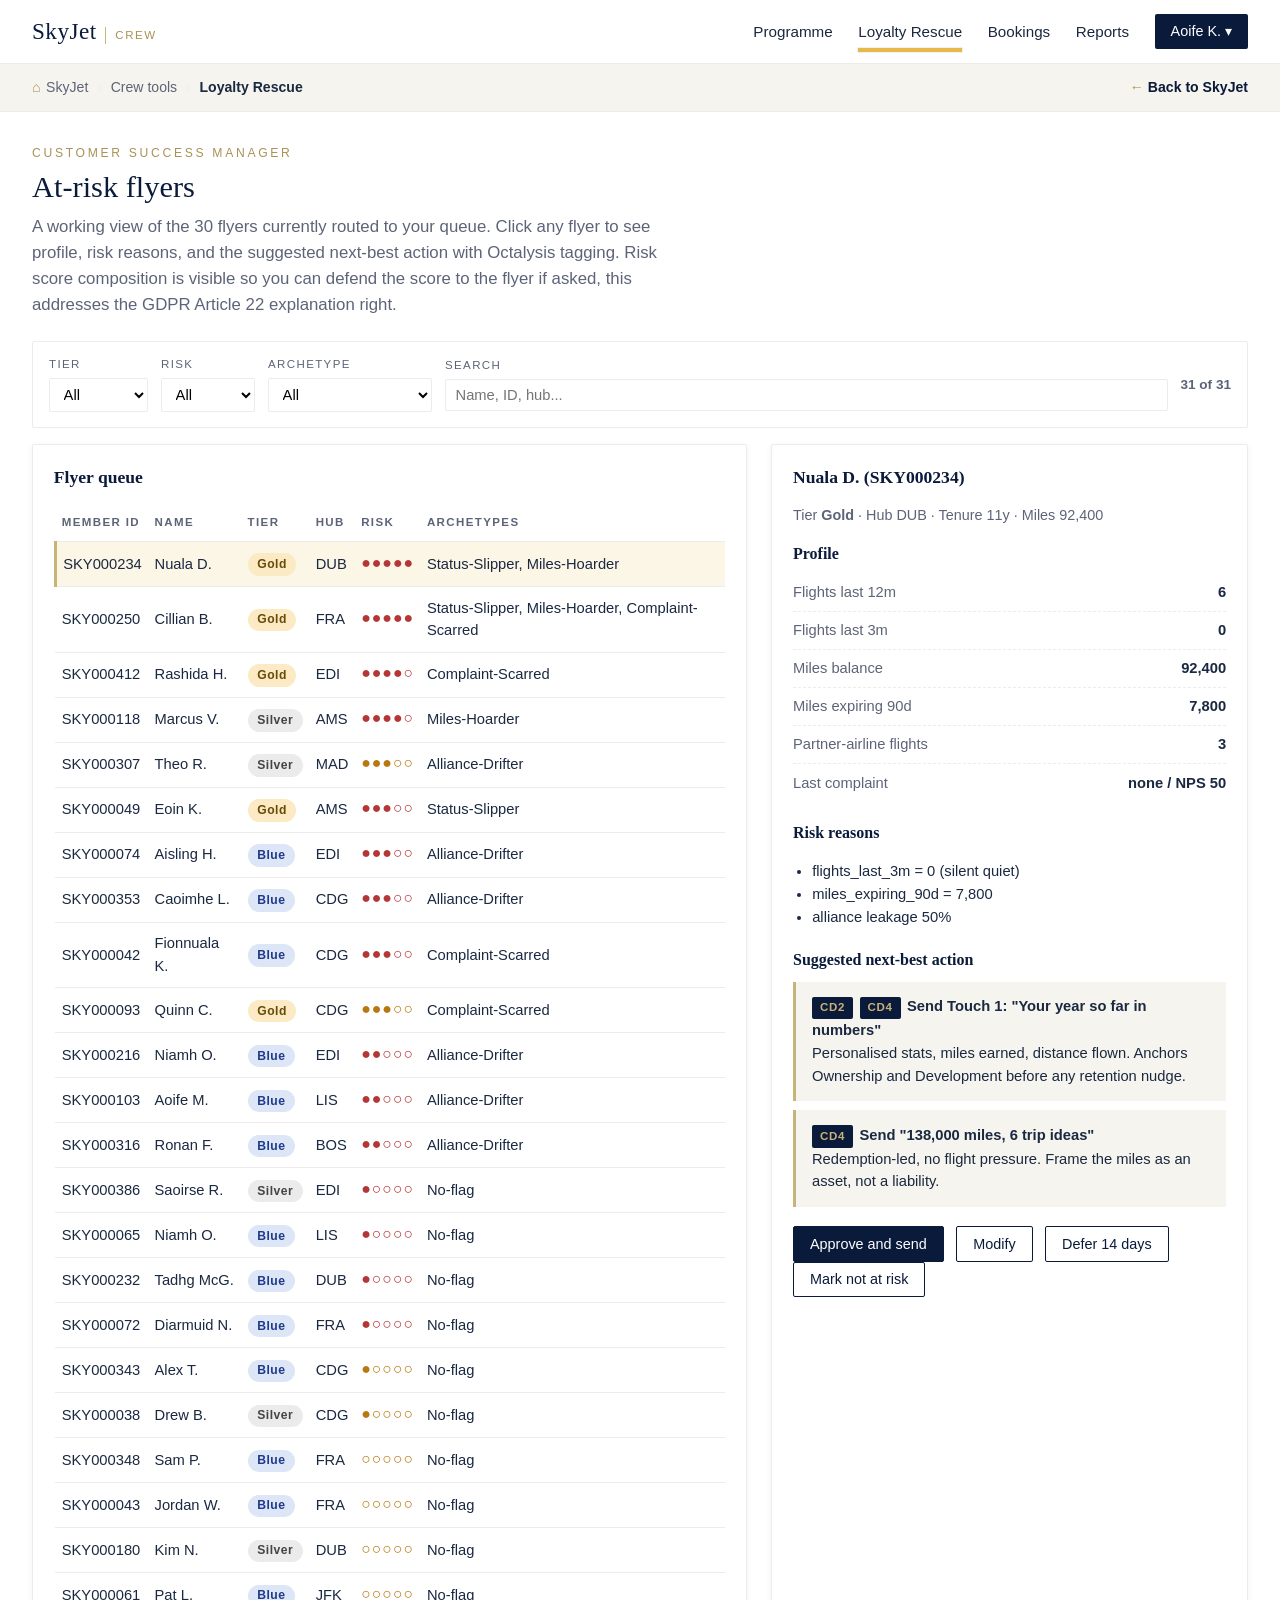
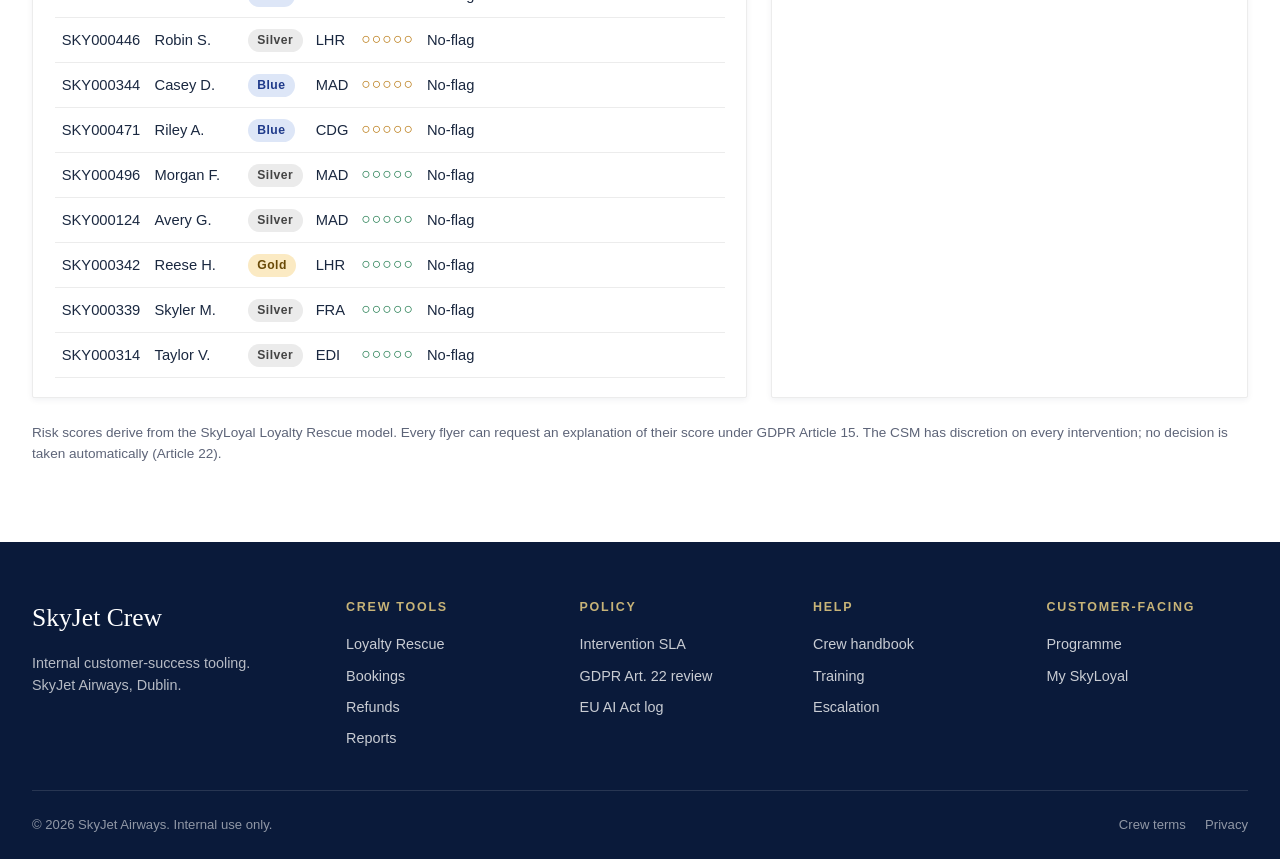
<file: docs/dashboard.html>
<!doctype html>
<html lang="en">
<head>
<meta charset="utf-8">
<meta name="viewport" content="width=device-width,initial-scale=1">
<title>SkyLoyal: CSM Dashboard</title>
<link rel="stylesheet" href="assets/style.css?v=19">
<link rel="icon" type="image/svg+xml" href="data:image/svg+xml,%3Csvg xmlns='http://www.w3.org/2000/svg' viewBox='0 0 64 64'%3E%3Crect width='64' height='64' fill='%230a1a3a'/%3E%3Ctext x='32' y='44' font-family='Georgia,serif' font-size='40' fill='%23c8b478' text-anchor='middle'%3ES%3C/text%3E%3C/svg%3E">
</head>
<body>

<header class="nav" id="topnav">
  <a class="brand" href="skyjet.html">SkyJet<span class="tag">Crew</span></a>
  <nav class="nav-links">
    <a href="index.html">Programme</a>
    <a href="dashboard.html" class="active">Loyalty Rescue</a>
    <a href="#">Bookings</a>
    <a href="#">Reports</a>
    <a href="#" class="login">Aoife K. ▾</a>
  </nav>
</header>

<nav class="breadcrumbs" aria-label="Breadcrumb">
  <div class="container">
    <a class="home" href="skyjet.html">SkyJet</a>
    <span class="sep">›</span>
    <a href="#">Crew tools</a>
    <span class="sep">›</span>
    <span class="current">Loyalty Rescue</span>
    <a class="back-link" href="skyjet.html">Back to SkyJet</a>
  </div>
</nav>

<section class="dash-section">
  <div class="container" style="max-width: 1240px; margin: 0 auto;">
    <div class="header-block" style="margin-bottom: 1.4rem;">
      <span class="eyebrow" style="color:var(--metal-2); font-size:.76rem; letter-spacing:.22em; text-transform:uppercase; display:block; margin-bottom:.4rem;">Customer Success Manager</span>
      <h2 style="font-family:Georgia,serif; font-size:1.9rem; color:var(--navy); margin:0; font-weight:500;">At-risk flyers</h2>
      <p style="color: var(--muted); margin: .6rem 0 0; max-width: 70ch;">A working view of the 30 flyers currently routed to your queue. Click any flyer to see profile, risk reasons, and the suggested next-best action with Octalysis tagging. Risk score composition is visible so you can defend the score to the flyer if asked, this addresses the GDPR Article 22 explanation right.</p>
    </div>

    <div class="filters">
      <label>Tier
        <select id="filter-tier">
          <option value="">All</option>
          <option>Blue</option><option>Silver</option><option>Gold</option><option>Platinum</option>
        </select>
      </label>
      <label>Risk
        <select id="filter-risk">
          <option value="">All</option>
          <option value="high">High</option><option value="medium">Medium</option><option value="low">Low</option>
        </select>
      </label>
      <label>Archetype
        <select id="filter-archetype">
          <option value="">All</option>
        </select>
      </label>
      <label style="flex: 1; min-width: 160px;">Search
        <input id="filter-q" type="search" placeholder="Name, ID, hub...">
      </label>
      <span id="count-pill" style="margin-left:auto; color: var(--muted); font-size: .85rem; font-weight:600;"></span>
    </div>

    <div class="dash-grid">
      <div class="panel">
        <h3>Flyer queue</h3>
        <table class="flyer-list" aria-label="At-risk flyer list">
          <thead>
            <tr>
              <th>Member ID</th><th>Name</th><th>Tier</th><th>Hub</th><th>Risk</th><th>Archetypes</th>
            </tr>
          </thead>
          <tbody id="flyer-list-body">
            <tr><td colspan="6" style="color: var(--muted);">Loading...</td></tr>
          </tbody>
        </table>
      </div>

      <div class="panel flyer-detail">
        <h3 id="detail-name">Select a flyer</h3>
        <div class="meta" id="detail-meta">Click any row in the list to see profile and interventions.</div>

        <h4 style="font-family: Georgia, serif; color: var(--navy); margin: 1rem 0 .4rem;">Profile</h4>
        <div id="detail-rows"></div>

        <h4 style="font-family: Georgia, serif; color: var(--navy); margin: 1.2rem 0 .4rem;">Risk reasons</h4>
        <ul id="detail-reasons" style="color: var(--ink); padding-left: 1.2rem; font-size: .92rem;"></ul>

        <h4 style="font-family: Georgia, serif; color: var(--navy); margin: 1.2rem 0 .4rem;">Suggested next-best action</h4>
        <div id="detail-interventions"></div>

        <div style="margin-top: 1.2rem;">
          <button class="action">Approve and send</button>
          <button class="action secondary">Modify</button>
          <button class="action secondary">Defer 14 days</button>
          <button class="action secondary">Mark not at risk</button>
        </div>
      </div>
    </div>

    <p style="color: var(--muted); font-size: .85rem; margin-top: 1.5rem;">Risk scores derive from the SkyLoyal Loyalty Rescue model. Every flyer can request an explanation of their score under GDPR Article 15. The CSM has discretion on every intervention; no decision is taken automatically (Article 22).</p>
  </div>
</section>

<footer class="foot">
  <div class="container">
    <div class="brand-block">
      <div class="logo">SkyJet Crew</div>
      <p class="blurb">Internal customer-success tooling. SkyJet Airways, Dublin.</p>
    </div>
    <div>
      <h4>Crew Tools</h4>
      <ul>
        <li><a href="dashboard.html">Loyalty Rescue</a></li>
        <li><a href="#">Bookings</a></li>
        <li><a href="#">Refunds</a></li>
        <li><a href="#">Reports</a></li>
      </ul>
    </div>
    <div>
      <h4>Policy</h4>
      <ul>
        <li><a href="#">Intervention SLA</a></li>
        <li><a href="#">GDPR Art. 22 review</a></li>
        <li><a href="#">EU AI Act log</a></li>
      </ul>
    </div>
    <div>
      <h4>Help</h4>
      <ul>
        <li><a href="#">Crew handbook</a></li>
        <li><a href="#">Training</a></li>
        <li><a href="#">Escalation</a></li>
      </ul>
    </div>
    <div>
      <h4>Customer-facing</h4>
      <ul>
        <li><a href="index.html">Programme</a></li>
        <li><a href="flyer-view.html">My SkyLoyal</a></li>
      </ul>
    </div>
  </div>
  <div class="bottom">
    <div>© 2026 SkyJet Airways. Internal use only.</div>
    <div class="legal"><a href="#">Crew terms</a><a href="#">Privacy</a></div>
  </div>
</footer>

<script src="assets/app.js"></script>
</body>
</html>
</file>
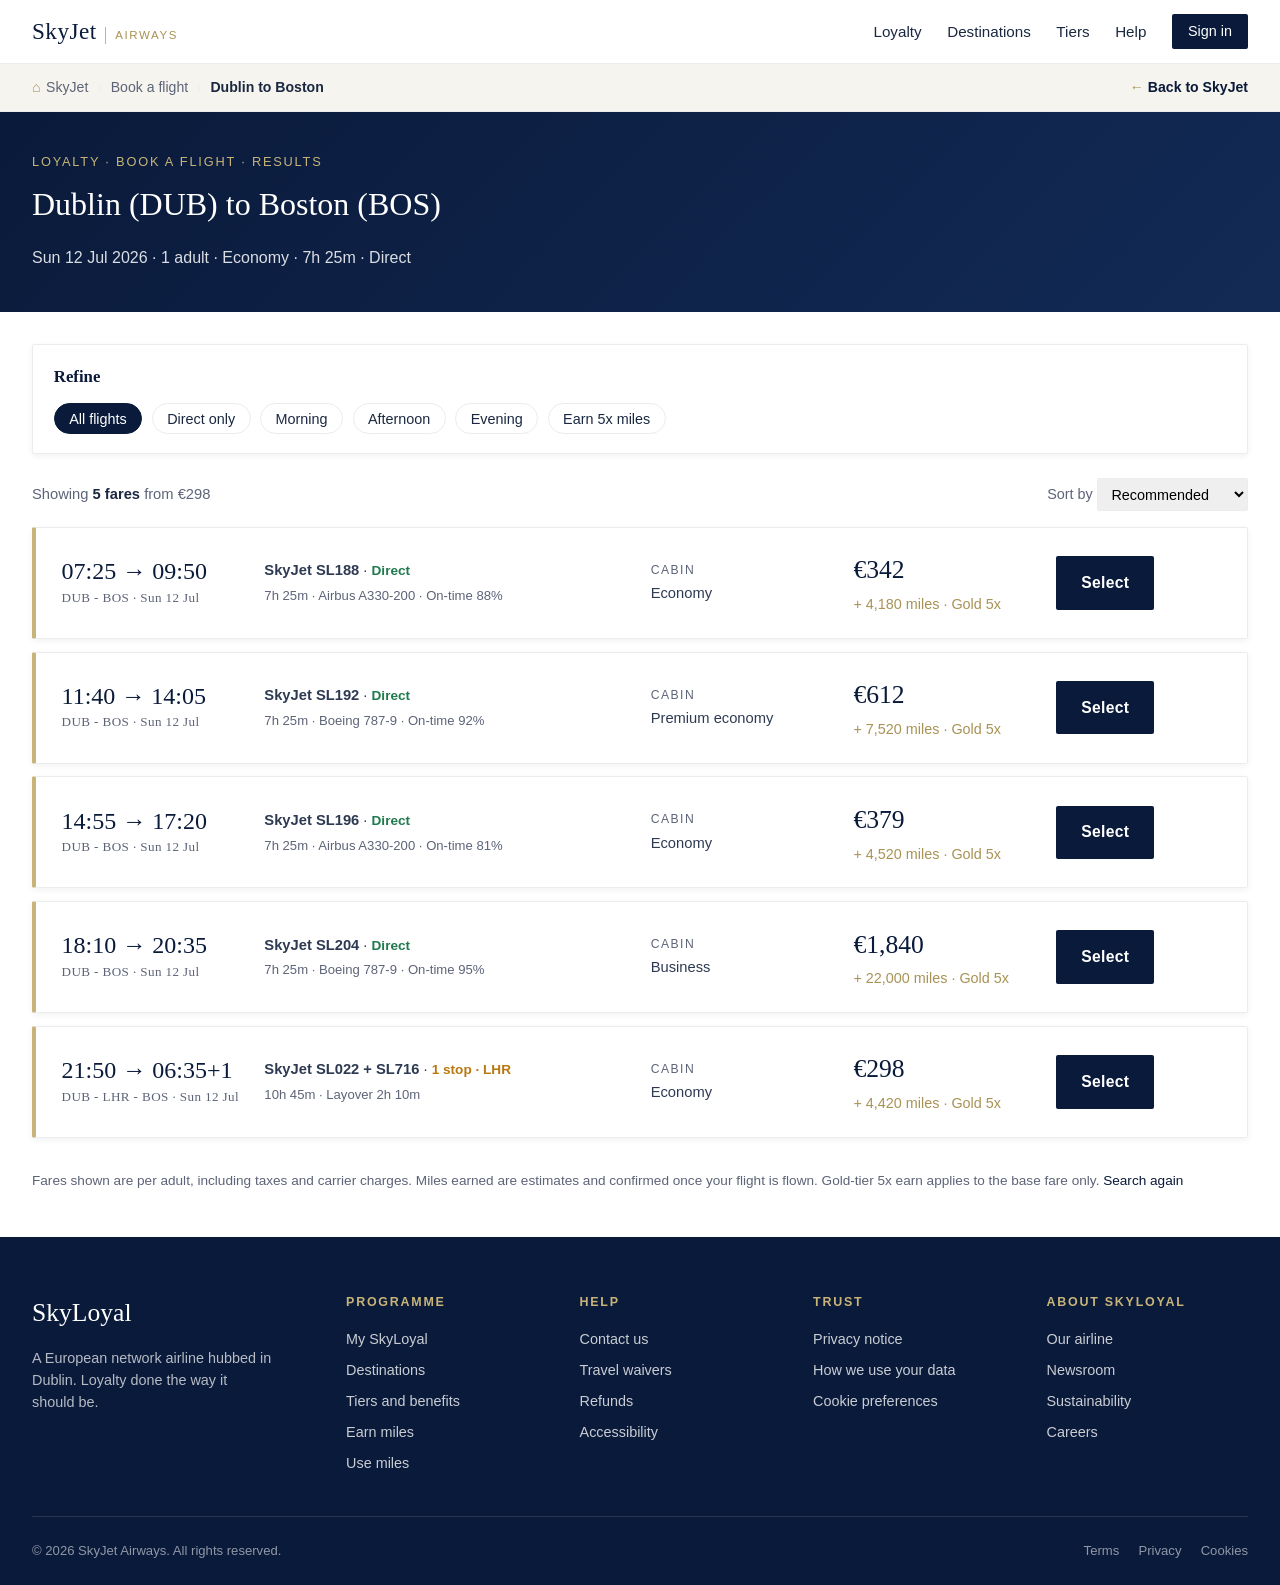
<file: docs/flight-results.html>
<!doctype html>
<html lang="en">
<head>
<meta charset="utf-8">
<meta name="viewport" content="width=device-width,initial-scale=1">
<title>Flight results: Dublin to Boston · SkyJet Airways</title>
<link rel="stylesheet" href="assets/style.css?v=19">
<link rel="icon" type="image/svg+xml" href="data:image/svg+xml,%3Csvg xmlns='http://www.w3.org/2000/svg' viewBox='0 0 64 64'%3E%3Crect width='64' height='64' fill='%230a1a3a'/%3E%3Ctext x='32' y='44' font-family='Georgia,serif' font-size='40' fill='%23c8b478' text-anchor='middle'%3ES%3C/text%3E%3C/svg%3E">
<style>
  .results-hero { background: linear-gradient(135deg, var(--navy), var(--navy-2)); color: white; padding: 2.5rem 2rem 1.6rem; }
  .results-hero .container { max-width: 1240px; margin: 0 auto; }
  .results-hero h1 { font-family: Georgia, serif; font-size: 2rem; margin: 0 0 .4rem; font-weight: 500; }
  .results-hero .breadcrumb { color: var(--metal); font-size: .8rem; letter-spacing: .14em; text-transform: uppercase; margin-bottom: .5rem; }
  .results-hero .summary { color: rgba(255,255,255,0.85); font-size: 1rem; }
  .results-section { padding: 2rem; }
  .results-section .container { max-width: 1240px; margin: 0 auto; }
  .results-list { display: flex; flex-direction: column; gap: .8rem; }
  .result-card {
    background: white; border: 1px solid var(--line-2); border-left: 4px solid var(--metal);
    padding: 1.4rem 1.6rem; border-radius: var(--radius);
    display: grid; grid-template-columns: 1fr 2fr 1fr 1fr 0.9fr; gap: 1.2rem; align-items: center;
    box-shadow: var(--shadow-sm);
    transition: box-shadow .15s ease, transform .15s ease;
  }
  .result-card:hover { box-shadow: var(--shadow-md); transform: translateY(-1px); }
  @media (max-width: 900px) { .result-card { grid-template-columns: 1fr 1fr; gap: 1rem; } }
  .rc-time { font-family: Georgia, serif; }
  .rc-time .from-to { font-size: 1.5rem; color: var(--navy); line-height: 1.1; }
  .rc-time .label { color: var(--muted); font-size: .82rem; letter-spacing: .03em; margin-top: .2rem; }
  .rc-route { color: var(--ink-2); font-size: .92rem; }
  .rc-route .stops { color: var(--green); font-weight: 600; font-size: .85rem; }
  .rc-route .meta { color: var(--muted); font-size: .82rem; margin-top: .25rem; }
  .rc-cabin { color: var(--ink-2); font-size: .92rem; }
  .rc-cabin .label { color: var(--muted); font-size: .76rem; letter-spacing: .12em; text-transform: uppercase; display: block; margin-bottom: .15rem; }
  .rc-fare { font-family: Georgia, serif; }
  .rc-fare .price { font-size: 1.6rem; color: var(--navy); }
  .rc-fare .miles { color: var(--metal-2); font-size: .9rem; margin-top: .2rem; font-family: -apple-system, BlinkMacSystemFont, "Segoe UI", sans-serif; }
  .rc-action a { display: inline-block; }
  .filters-rail { background: white; border: 1px solid var(--line-2); padding: 1.2rem 1.3rem; border-radius: var(--radius); margin-bottom: 1.5rem; box-shadow: var(--shadow-sm); }
  .filters-rail h4 { margin: 0 0 .8rem; font-family: Georgia, serif; color: var(--navy); font-size: 1.05rem; }
  .filter-row { display: flex; flex-wrap: wrap; gap: .6rem; align-items: center; font-size: .9rem; }
  .chip {
    padding: .4rem .9rem;
    border: 1px solid var(--line-2);
    border-radius: 999px;
    cursor: pointer;
    background: white;
    color: var(--ink);
    font-family: inherit;
    font-size: .9rem;
    transition: all .15s ease;
  }
  .chip:hover { border-color: var(--metal); color: var(--navy); }
  .chip.active { background: var(--navy); color: white; border-color: var(--navy); }
  .chip.active:hover { background: var(--navy-2); }
  .booking-bar { display: flex; justify-content: space-between; align-items: center; margin-bottom: 1rem; flex-wrap: wrap; gap: .6rem; }
  .booking-bar .left { color: var(--muted); font-size: .92rem; }
  .booking-bar .left strong { color: var(--ink); }
  .sort-by { font-size: .9rem; color: var(--muted); }
  .sort-by select { padding: .4rem .6rem; border: 1px solid var(--line-2); border-radius: var(--radius); font-family: inherit; font-size: .9rem; }
</style>
</head>
<body>

<header class="nav" id="topnav">
  <a class="brand" href="skyjet.html">SkyJet<span class="tag">Airways</span></a>
  <nav class="nav-links">
    <a href="index.html">Loyalty</a>
    <a href="index.html#destinations">Destinations</a>
    <a href="index.html#tiers">Tiers</a>
    <a href="index.html#help">Help</a>
    <a href="flyer-view.html" class="login">Sign in</a>
  </nav>
</header>

<nav class="breadcrumbs" aria-label="Breadcrumb">
  <div class="container">
    <a class="home" href="skyjet.html">SkyJet</a>
    <span class="sep">›</span>
    <a href="skyjet.html#book">Book a flight</a>
    <span class="sep">›</span>
    <span class="current" id="bc-current">Results</span>
    <a class="back-link" href="skyjet.html">Back to SkyJet</a>
  </div>
</nav>

<section class="results-hero">
  <div class="container">
    <div class="breadcrumb">Loyalty · Book a flight · Results</div>
    <h1 id="route-heading">Dublin (DUB) to Boston (BOS)</h1>
    <p class="summary" id="route-summary">Sun 12 Jul 2026 · 1 adult · Economy · Showing 5 of 5 fares</p>
  </div>
</section>

<script>
  // Dynamic heading from ?to=XXX query string
  (function () {
    var params = new URLSearchParams(window.location.search);
    var to = (params.get('to') || 'BOS').toUpperCase();
    var routes = {
      DUB: { city: 'Dublin', code: 'DUB', dur: '0h 0m', stops: 'Home hub' },
      AMS: { city: 'Amsterdam', code: 'AMS', dur: '1h 50m', stops: 'Direct' },
      MAD: { city: 'Madrid', code: 'MAD', dur: '2h 50m', stops: 'Direct' },
      BOS: { city: 'Boston', code: 'BOS', dur: '7h 25m', stops: 'Direct' },
      LIS: { city: 'Lisbon', code: 'LIS', dur: '3h 10m', stops: 'Direct' },
      LHR: { city: 'London', code: 'LHR', dur: '1h 25m', stops: 'Direct' }
    };
    var r = routes[to] || routes.BOS;
    var heading = document.getElementById('route-heading');
    var summary = document.getElementById('route-summary');
    var bc = document.getElementById('bc-current');
    if (to === 'DUB') {
      heading.textContent = 'Departures from Dublin (DUB)';
      summary.textContent = 'Sun 12 Jul 2026 · Onward connections from your home hub';
      if (bc) bc.textContent = 'Dublin departures';
    } else {
      heading.textContent = 'Dublin (DUB) to ' + r.city + ' (' + r.code + ')';
      summary.textContent = 'Sun 12 Jul 2026 · 1 adult · Economy · ' + r.dur + ' · ' + r.stops;
      if (bc) bc.textContent = 'Dublin to ' + r.city;
    }
    document.title = 'Flight results: Dublin to ' + r.city + ' · SkyJet Airways';
  })();
</script>

<section class="results-section">
  <div class="container">

    <div class="filters-rail">
      <h4>Refine</h4>
      <div class="filter-row" id="filter-row">
        <button class="chip active" data-filter="all">All flights</button>
        <button class="chip" data-filter="direct">Direct only</button>
        <button class="chip" data-filter="morning">Morning</button>
        <button class="chip" data-filter="afternoon">Afternoon</button>
        <button class="chip" data-filter="evening">Evening</button>
        <button class="chip" data-filter="earn5x">Earn 5x miles</button>
      </div>
    </div>

    <div class="booking-bar">
      <div class="left">Showing <strong id="result-count">5 fares</strong> <span id="result-from">from €342</span></div>
      <div class="sort-by">
        Sort by
        <select>
          <option>Recommended</option>
          <option>Price: low to high</option>
          <option>Departure time</option>
          <option>Duration</option>
          <option>Miles earned</option>
        </select>
      </div>
    </div>

    <div class="results-list">

      <div class="result-card" data-stops="direct" data-time="morning" data-earn="5x" data-price="342">
        <div class="rc-time">
          <div class="from-to">07:25 → 09:50</div>
          <div class="label">DUB - BOS · Sun 12 Jul</div>
        </div>
        <div class="rc-route">
          <div><strong>SkyJet SL188</strong> · <span class="stops">Direct</span></div>
          <div class="meta">7h 25m · Airbus A330-200 · On-time 88%</div>
        </div>
        <div class="rc-cabin">
          <span class="label">Cabin</span>
          Economy
        </div>
        <div class="rc-fare">
          <div class="price">€342</div>
          <div class="miles">+ 4,180 miles · Gold 5x</div>
        </div>
        <div class="rc-action"><a class="btn btn-dark" href="#">Select</a></div>
      </div>

      <div class="result-card" data-stops="direct" data-time="morning" data-earn="5x" data-price="612">
        <div class="rc-time">
          <div class="from-to">11:40 → 14:05</div>
          <div class="label">DUB - BOS · Sun 12 Jul</div>
        </div>
        <div class="rc-route">
          <div><strong>SkyJet SL192</strong> · <span class="stops">Direct</span></div>
          <div class="meta">7h 25m · Boeing 787-9 · On-time 92%</div>
        </div>
        <div class="rc-cabin">
          <span class="label">Cabin</span>
          Premium economy
        </div>
        <div class="rc-fare">
          <div class="price">€612</div>
          <div class="miles">+ 7,520 miles · Gold 5x</div>
        </div>
        <div class="rc-action"><a class="btn btn-dark" href="#">Select</a></div>
      </div>

      <div class="result-card" data-stops="direct" data-time="afternoon" data-earn="5x" data-price="379">
        <div class="rc-time">
          <div class="from-to">14:55 → 17:20</div>
          <div class="label">DUB - BOS · Sun 12 Jul</div>
        </div>
        <div class="rc-route">
          <div><strong>SkyJet SL196</strong> · <span class="stops">Direct</span></div>
          <div class="meta">7h 25m · Airbus A330-200 · On-time 81%</div>
        </div>
        <div class="rc-cabin">
          <span class="label">Cabin</span>
          Economy
        </div>
        <div class="rc-fare">
          <div class="price">€379</div>
          <div class="miles">+ 4,520 miles · Gold 5x</div>
        </div>
        <div class="rc-action"><a class="btn btn-dark" href="#">Select</a></div>
      </div>

      <div class="result-card" data-stops="direct" data-time="evening" data-earn="5x" data-price="1840">
        <div class="rc-time">
          <div class="from-to">18:10 → 20:35</div>
          <div class="label">DUB - BOS · Sun 12 Jul</div>
        </div>
        <div class="rc-route">
          <div><strong>SkyJet SL204</strong> · <span class="stops">Direct</span></div>
          <div class="meta">7h 25m · Boeing 787-9 · On-time 95%</div>
        </div>
        <div class="rc-cabin">
          <span class="label">Cabin</span>
          Business
        </div>
        <div class="rc-fare">
          <div class="price">€1,840</div>
          <div class="miles">+ 22,000 miles · Gold 5x</div>
        </div>
        <div class="rc-action"><a class="btn btn-dark" href="#">Select</a></div>
      </div>

      <div class="result-card" data-stops="connecting" data-time="evening" data-earn="5x" data-price="298">
        <div class="rc-time">
          <div class="from-to">21:50 → 06:35+1</div>
          <div class="label">DUB - LHR - BOS · Sun 12 Jul</div>
        </div>
        <div class="rc-route">
          <div><strong>SkyJet SL022 + SL716</strong> · <span class="stops" style="color:var(--amber);">1 stop · LHR</span></div>
          <div class="meta">10h 45m · Layover 2h 10m</div>
        </div>
        <div class="rc-cabin">
          <span class="label">Cabin</span>
          Economy
        </div>
        <div class="rc-fare">
          <div class="price">€298</div>
          <div class="miles">+ 4,420 miles · Gold 5x</div>
        </div>
        <div class="rc-action"><a class="btn btn-dark" href="#">Select</a></div>
      </div>

    </div>

    <p id="no-results" style="color: var(--muted); font-size: .9rem; margin-top: 2rem; display: none; padding: 1.4rem; background: var(--soft-bg); border-radius: var(--radius); text-align: center;">No fares match this filter. <a href="#" onclick="document.querySelector('[data-filter=all]').click(); return false;">Show all fares</a> or <a href="index.html">search again</a>.</p>

    <p style="color: var(--muted); font-size: .85rem; margin-top: 2rem;">Fares shown are per adult, including taxes and carrier charges. Miles earned are estimates and confirmed once your flight is flown. Gold-tier 5x earn applies to the base fare only. <a href="index.html">Search again</a></p>

  </div>
</section>

<script>
  // Filter the flight results by the active chip.
  (function () {
    var chips = document.querySelectorAll('#filter-row .chip');
    var cards = document.querySelectorAll('.results-list .result-card');
    var countEl = document.getElementById('result-count');
    var fromEl = document.getElementById('result-from');
    var noResults = document.getElementById('no-results');

    function applyFilter(filter) {
      var visible = 0;
      var minPrice = null;
      cards.forEach(function (card) {
        var match = false;
        if (filter === 'all') match = true;
        else if (filter === 'direct') match = card.dataset.stops === 'direct';
        else if (filter === 'morning' || filter === 'afternoon' || filter === 'evening') match = card.dataset.time === filter;
        else if (filter === 'earn5x') match = card.dataset.earn === '5x';
        card.style.display = match ? '' : 'none';
        if (match) {
          visible++;
          var p = parseInt(card.dataset.price, 10);
          if (!isNaN(p) && (minPrice === null || p < minPrice)) minPrice = p;
        }
      });
      countEl.textContent = visible + (visible === 1 ? ' fare' : ' fares');
      fromEl.textContent = (minPrice !== null) ? ('from €' + minPrice.toLocaleString()) : '';
      noResults.style.display = visible === 0 ? '' : 'none';
    }

    chips.forEach(function (chip) {
      chip.addEventListener('click', function () {
        chips.forEach(function (c) { c.classList.remove('active'); });
        chip.classList.add('active');
        applyFilter(chip.dataset.filter);
      });
    });
    applyFilter('all');
  })();
</script>

<footer class="foot">
  <div class="container">
    <div class="brand-block">
      <div class="logo">SkyLoyal</div>
      <p class="blurb">A European network airline hubbed in Dublin. Loyalty done the way it should be.</p>
    </div>
    <div>
      <h4>Programme</h4>
      <ul>
        <li><a href="flyer-view.html">My SkyLoyal</a></li>
        <li><a href="index.html#destinations">Destinations</a></li>
        <li><a href="index.html#tiers">Tiers and benefits</a></li>
        <li><a href="#">Earn miles</a></li>
        <li><a href="#">Use miles</a></li>
      </ul>
    </div>
    <div>
      <h4>Help</h4>
      <ul>
        <li><a href="#">Contact us</a></li>
        <li><a href="#">Travel waivers</a></li>
        <li><a href="#">Refunds</a></li>
        <li><a href="#">Accessibility</a></li>
      </ul>
    </div>
    <div>
      <h4>Trust</h4>
      <ul>
        <li><a href="#">Privacy notice</a></li>
        <li><a href="#">How we use your data</a></li>
        <li><a href="#">Cookie preferences</a></li>
      </ul>
    </div>
    <div>
      <h4>About SkyLoyal</h4>
      <ul>
        <li><a href="#">Our airline</a></li>
        <li><a href="#">Newsroom</a></li>
        <li><a href="#">Sustainability</a></li>
        <li><a href="#">Careers</a></li>
      </ul>
    </div>
  </div>
  <div class="bottom">
    <div>© 2026 SkyJet Airways. All rights reserved.</div>
    <div class="legal"><a href="#">Terms</a><a href="#">Privacy</a><a href="#">Cookies</a></div>
  </div>
</footer>

</body>
</html>
</file>
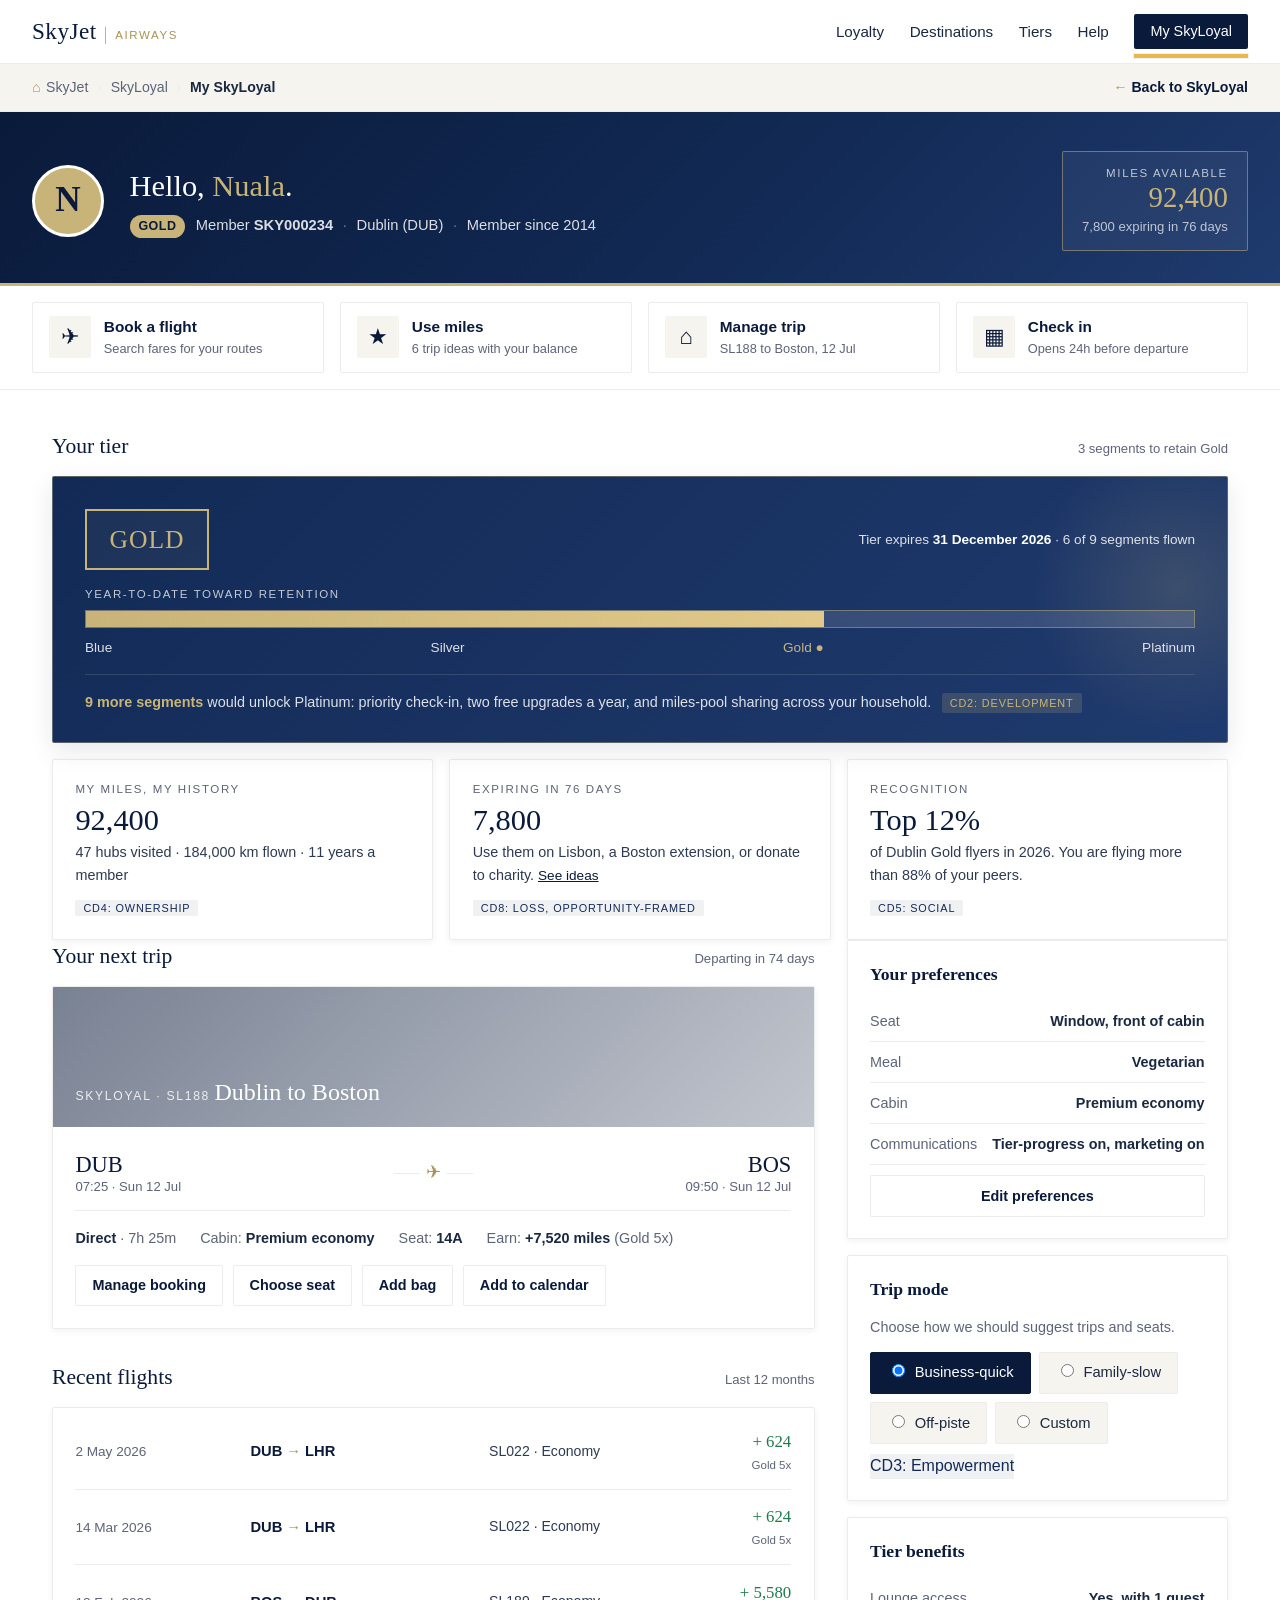
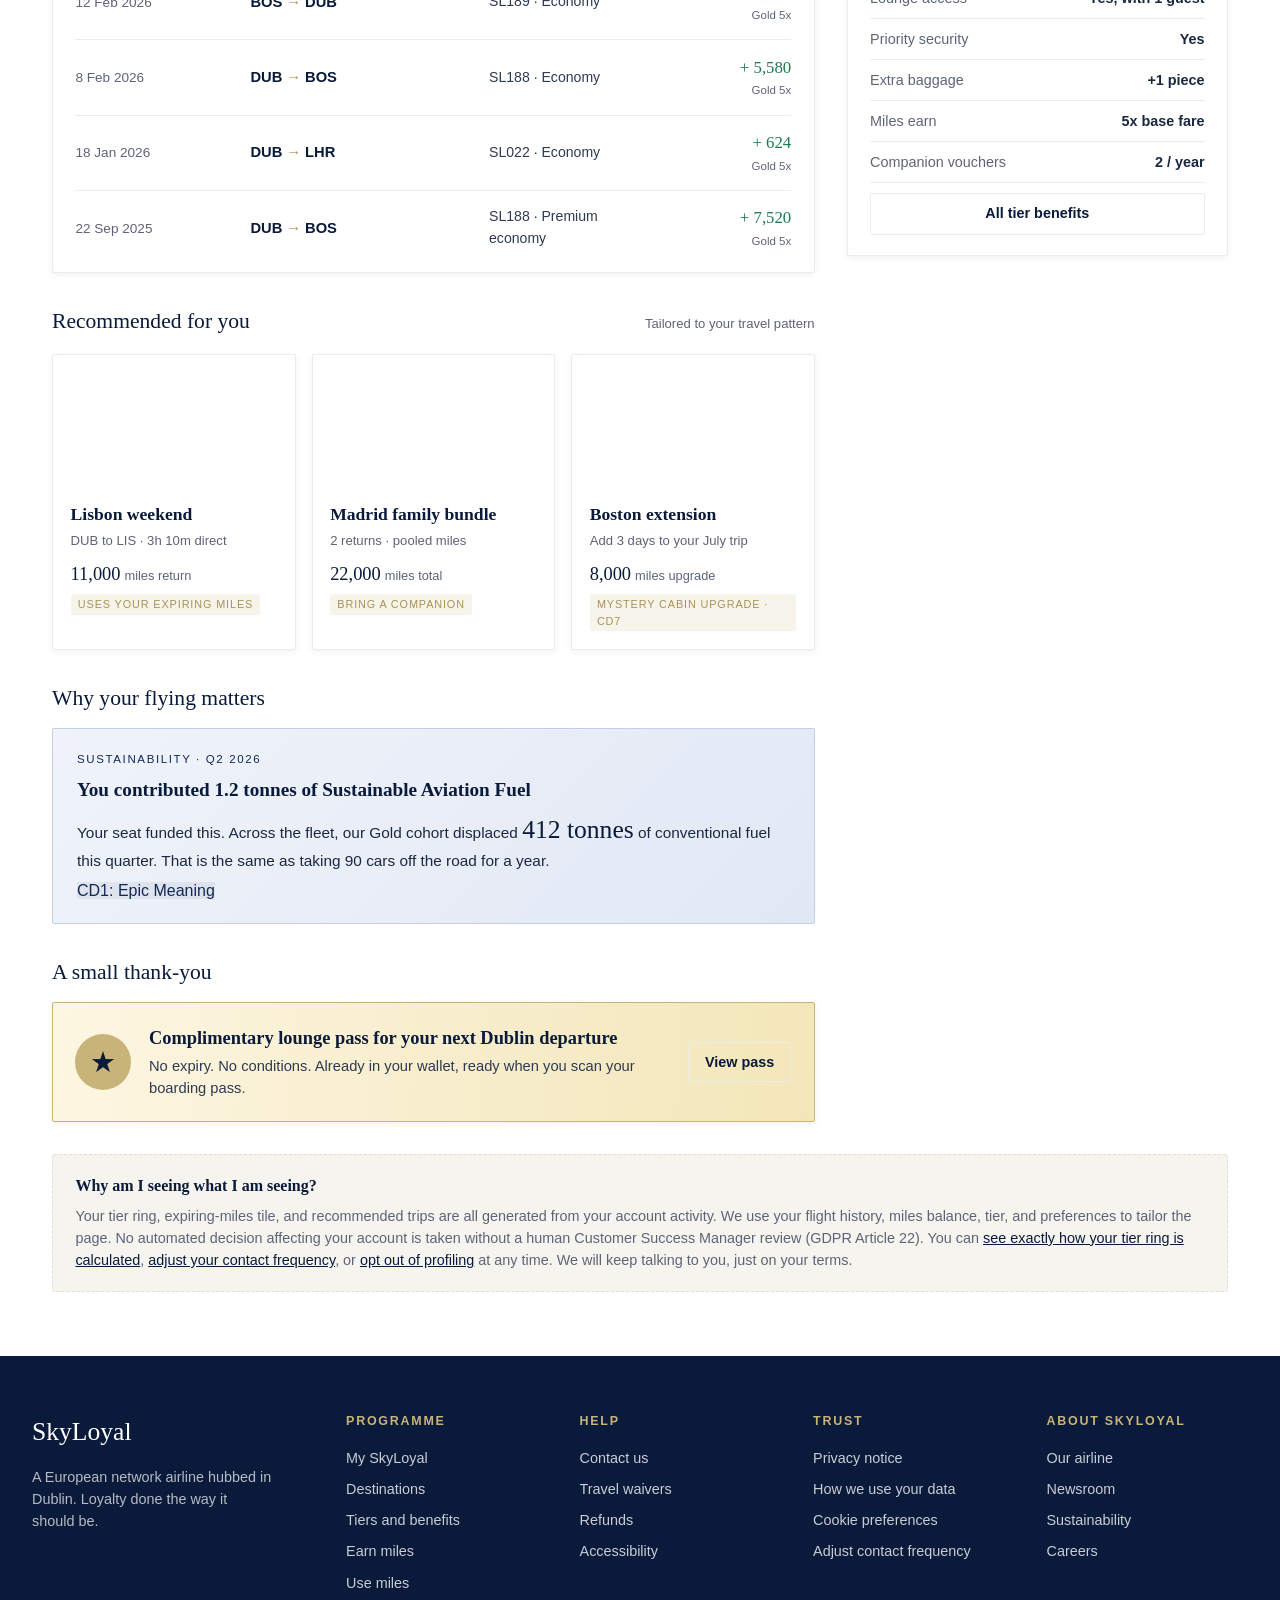
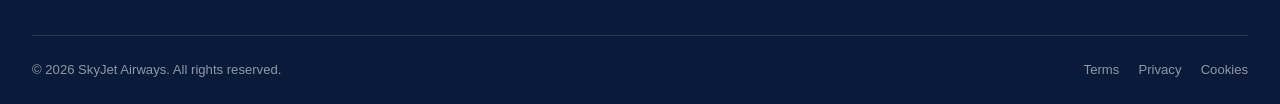
<file: docs/flyer-view.html>
<!doctype html>
<html lang="en">
<head>
<meta charset="utf-8">
<meta name="viewport" content="width=device-width,initial-scale=1">
<title>My SkyLoyal: Nuala D.</title>
<link rel="stylesheet" href="assets/style.css?v=19">
<link rel="icon" type="image/svg+xml" href="data:image/svg+xml,%3Csvg xmlns='http://www.w3.org/2000/svg' viewBox='0 0 64 64'%3E%3Crect width='64' height='64' fill='%230a1a3a'/%3E%3Ctext x='32' y='44' font-family='Georgia,serif' font-size='40' fill='%23c8b478' text-anchor='middle'%3ES%3C/text%3E%3C/svg%3E">
<style>
  /* My SkyLoyal page-specific styles */
  .account-strip {
    background: linear-gradient(135deg, #0a1a3a 0%, #122a55 60%, #1f3a6e 100%);
    color: white;
    padding: 2.4rem 2rem 2rem;
    position: relative;
    overflow: hidden;
    border-bottom: 3px solid var(--metal);
  }
  .account-strip::after {
    content: ""; position: absolute; right: -50px; top: -30px; bottom: -30px; width: 380px;
    background: url('https://images.unsplash.com/photo-1465778893808-9b3d1b443be4?auto=format&fit=crop&w=900&q=80') center/cover;
    opacity: 0.18; mask: linear-gradient(270deg, black 30%, transparent 95%);
    -webkit-mask: linear-gradient(270deg, black 30%, transparent 95%);
  }
  .account-strip .container { max-width: 1240px; margin: 0 auto; display: grid; grid-template-columns: auto 1fr auto; gap: 1.6rem; align-items: center; position: relative; z-index: 2; }
  @media (max-width: 800px) { .account-strip .container { grid-template-columns: auto 1fr; } .account-strip .balance-pill { grid-column: 1 / -1; margin-top: .6rem; } }
  .avatar {
    width: 72px; height: 72px;
    background: var(--metal); color: var(--navy);
    font-family: Georgia, serif; font-size: 2.2rem; font-weight: 600;
    display: flex; align-items: center; justify-content: center;
    border-radius: 50%;
    border: 3px solid white;
  }
  .greet h1 { font-family: Georgia, serif; font-size: 1.9rem; margin: 0 0 .25rem; font-weight: 500; }
  .greet h1 .name { color: var(--metal); }
  .greet .meta { color: rgba(255,255,255,0.85); font-size: .92rem; }
  .greet .meta .pill {
    display: inline-block; background: var(--metal); color: var(--navy);
    padding: .12rem .55rem; border-radius: 999px;
    font-weight: 600; font-size: .78rem; letter-spacing: .04em; margin-right: .4rem;
  }
  .greet .meta .sep { color: rgba(255,255,255,0.4); margin: 0 .35rem; }
  .balance-pill {
    text-align: right;
    border: 1px solid rgba(200,180,120,0.5);
    background: rgba(255,255,255,0.05);
    padding: .8rem 1.2rem; border-radius: var(--radius);
  }
  .balance-pill .label { font-size: .72rem; letter-spacing: .14em; text-transform: uppercase; color: rgba(255,255,255,0.7); }
  .balance-pill .num { font-family: Georgia, serif; font-size: 1.8rem; line-height: 1.1; color: var(--metal); }
  .balance-pill .sub { font-size: .82rem; color: rgba(255,255,255,0.7); margin-top: .15rem; }

  /* Quick actions */
  .quick-actions {
    background: white; border-bottom: 1px solid var(--line-2);
    padding: 1rem 2rem;
  }
  .quick-actions .container { max-width: 1240px; margin: 0 auto; display: grid; grid-template-columns: repeat(4, 1fr); gap: 1rem; }
  @media (max-width: 800px) { .quick-actions .container { grid-template-columns: repeat(2, 1fr); } }
  .qa-item {
    display: flex; align-items: center; gap: .8rem;
    padding: .8rem 1rem;
    border: 1px solid var(--line-2);
    border-radius: var(--radius);
    background: white;
    text-decoration: none; color: var(--ink);
    transition: all .15s ease;
  }
  .qa-item:hover { border-color: var(--metal); transform: translateY(-2px); box-shadow: var(--shadow-sm); }
  .qa-item .icon {
    width: 42px; height: 42px;
    background: var(--soft-bg); border-radius: var(--radius);
    display: flex; align-items: center; justify-content: center;
    color: var(--navy); font-size: 1.4rem;
  }
  .qa-item .label { font-weight: 600; color: var(--navy); font-size: .96rem; }
  .qa-item .meta { color: var(--muted); font-size: .8rem; }

  /* Main page layout */
  .my-page { max-width: 1240px; margin: 0 auto; padding: 2.5rem 2rem 4rem; }
  .my-grid {
    display: grid; grid-template-columns: 2fr 1fr; gap: 2rem;
  }
  @media (max-width: 1000px) { .my-grid { grid-template-columns: 1fr; } }

  .section-title {
    font-family: Georgia, serif;
    color: var(--navy);
    font-size: 1.35rem;
    margin: 2rem 0 .8rem;
    font-weight: 500;
    display: flex; justify-content: space-between; align-items: baseline;
  }
  .section-title:first-child { margin-top: 0; }
  .section-title .hint { font-size: .82rem; color: var(--muted); font-family: -apple-system, BlinkMacSystemFont, "Segoe UI", sans-serif; font-weight: normal; }

  /* Tier progress card */
  .tier-card-2 {
    background: linear-gradient(135deg, #122a55 0%, #1f3a6e 100%);
    color: white; border: 1px solid rgba(200,180,120,0.4);
    border-radius: var(--radius);
    padding: 2rem 2rem 1.8rem;
    box-shadow: var(--shadow-md);
    position: relative; overflow: hidden;
  }
  .tier-card-2::after {
    content: ""; position: absolute; right: -120px; top: -60px; width: 340px; height: 340px;
    background: radial-gradient(circle at center, rgba(200,180,120,0.18), transparent 60%);
  }
  .tier-card-2 .header { display: flex; align-items: center; justify-content: space-between; flex-wrap: wrap; gap: 1rem; margin-bottom: 1rem; position: relative; z-index: 2; }
  .tier-card-2 .badge {
    font-family: Georgia, serif; font-size: 1.6rem; color: var(--metal);
    border: 2px solid var(--metal); padding: .55rem 1.4rem; letter-spacing: .04em;
    background: rgba(200,180,120,0.06);
  }
  .tier-card-2 .expires { color: rgba(255,255,255,0.85); font-size: .85rem; }
  .tier-card-2 .expires strong { color: white; }
  .tier-card-2 .progress { position: relative; z-index: 2; }
  .tier-card-2 .progress .label { font-size: .72rem; letter-spacing: .14em; text-transform: uppercase; color: rgba(255,255,255,0.75); margin-bottom: .35rem; }
  .tier-card-2 .progress .bar { background: rgba(255,255,255,0.12); border: 1px solid rgba(200,180,120,0.45); height: 18px; position: relative; overflow: hidden; }
  .tier-card-2 .progress .bar .fill { background: linear-gradient(90deg, var(--metal) 0%, #e0c98a 100%); height: 100%; }
  .tier-card-2 .progress .legend { display: flex; justify-content: space-between; margin-top: .55rem; font-size: .85rem; color: rgba(255,255,255,0.85); }
  .tier-card-2 .next-tier { margin-top: 1rem; padding-top: 1rem; border-top: 1px solid rgba(255,255,255,0.12); font-size: .9rem; color: rgba(255,255,255,0.85); position: relative; z-index: 2; }
  .tier-card-2 .next-tier strong { color: var(--metal); }
  .cd-tag-inline {
    display: inline-block; font-size: .68rem; letter-spacing: .08em; text-transform: uppercase;
    background: rgba(200,180,120,0.18); color: var(--metal);
    padding: .12rem .5rem; border-radius: 2px; margin-left: .4rem;
  }

  /* Stats trio */
  .stats-trio { display: grid; grid-template-columns: repeat(3, 1fr); gap: 1rem; margin-top: 1rem; }
  @media (max-width: 800px) { .stats-trio { grid-template-columns: 1fr; } }
  .stat-tile {
    background: white; border: 1px solid var(--line-2);
    padding: 1.3rem 1.4rem 1.2rem; border-radius: var(--radius);
    box-shadow: var(--shadow-sm);
  }
  .stat-tile .head { font-size: .72rem; letter-spacing: .14em; text-transform: uppercase; color: var(--muted); margin-bottom: .4rem; }
  .stat-tile .big { font-family: Georgia, serif; font-size: 1.9rem; line-height: 1; color: var(--navy); }
  .stat-tile .sub { color: var(--ink-2); font-size: .9rem; margin: .35rem 0 .55rem; }
  .stat-tile .cd-mini { font-size: .68rem; letter-spacing: .08em; text-transform: uppercase; background: rgba(15,31,61,0.06); color: var(--navy-2); padding: .12rem .5rem; border-radius: 2px; }
  .stat-tile a { color: var(--navy); text-decoration: underline; font-size: .85rem; }

  /* Upcoming trip card */
  .trip-card {
    background: white; border: 1px solid var(--line-2);
    border-radius: var(--radius);
    overflow: hidden;
    box-shadow: var(--shadow-sm);
  }
  .trip-card .pic {
    height: 140px;
    background-image: url('https://images.unsplash.com/photo-1565043589221-1a6fd9ae45c7?auto=format&fit=crop&w=1200&q=80');
    background-size: cover; background-position: center;
    position: relative;
  }
  .trip-card .pic::after {
    content: ""; position: absolute; inset: 0;
    background: linear-gradient(135deg, rgba(10,26,58,0.55), rgba(10,26,58,0.25));
  }
  .trip-card .pic .label {
    position: absolute; left: 1.4rem; bottom: 1rem;
    color: white; z-index: 2;
  }
  .trip-card .pic .label .small { font-size: .76rem; letter-spacing: .14em; text-transform: uppercase; opacity: 0.85; }
  .trip-card .pic .label .big { font-family: Georgia, serif; font-size: 1.5rem; }
  .trip-card .body { padding: 1.2rem 1.4rem 1.4rem; }
  .trip-card .timeline { display: grid; grid-template-columns: 1fr auto 1fr; gap: 1rem; align-items: center; margin: .4rem 0 1rem; }
  .trip-card .timeline .city { font-family: Georgia, serif; font-size: 1.4rem; color: var(--navy); line-height: 1.1; }
  .trip-card .timeline .city .sub { display: block; font-size: .82rem; color: var(--muted); font-family: -apple-system, BlinkMacSystemFont, "Segoe UI", sans-serif; margin-top: .15rem; }
  .trip-card .timeline .city.right { text-align: right; }
  .trip-card .timeline .arrow {
    position: relative; height: 1px; background: var(--line-2);
    min-width: 80px;
  }
  .trip-card .timeline .arrow::after {
    content: "✈"; position: absolute; left: 50%; top: 50%; transform: translate(-50%, -50%);
    background: white; padding: 0 .35rem; color: var(--metal-2); font-size: 1.1rem;
  }
  .trip-card .meta-row { display: flex; gap: 1.5rem; flex-wrap: wrap; color: var(--muted); font-size: .9rem; padding-top: 1rem; border-top: 1px solid var(--line-2); }
  .trip-card .meta-row strong { color: var(--ink); }
  .trip-card .actions { margin-top: 1rem; display: flex; gap: .6rem; flex-wrap: wrap; }
  .btn-link { color: var(--navy); text-decoration: none; font-weight: 600; padding: .5rem 1rem; border: 1px solid var(--line-2); border-radius: var(--radius); font-size: .9rem; }
  .btn-link:hover { background: var(--soft-bg); border-color: var(--metal); }

  /* Activity timeline */
  .activity { background: white; border: 1px solid var(--line-2); border-radius: var(--radius); padding: .4rem 1.4rem; box-shadow: var(--shadow-sm); }
  .activity-row {
    display: grid; grid-template-columns: 1fr 1.4fr 1fr 0.8fr; gap: 1rem;
    padding: .9rem 0; border-bottom: 1px solid var(--line-2);
    align-items: center;
    font-size: .92rem;
  }
  @media (max-width: 700px) { .activity-row { grid-template-columns: 1fr 1fr; } }
  .activity-row:last-child { border-bottom: none; }
  .activity-row .date { color: var(--muted); font-size: .85rem; }
  .activity-row .route strong { color: var(--navy); }
  .activity-row .route .ic { color: var(--metal-2); margin: 0 .25rem; }
  .activity-row .flight { color: var(--ink-2); font-size: .88rem; }
  .activity-row .miles { font-family: Georgia, serif; color: var(--green); font-size: 1.05rem; text-align: right; }
  .activity-row .miles .x5 { font-size: .72rem; color: var(--muted); display: block; margin-top: .1rem; font-family: -apple-system, BlinkMacSystemFont, "Segoe UI", sans-serif; }

  /* Recommendation cards */
  .recos { display: grid; grid-template-columns: repeat(3, 1fr); gap: 1rem; margin-top: 1rem; }
  @media (max-width: 900px) { .recos { grid-template-columns: 1fr; } }
  .reco {
    background: white; border: 1px solid var(--line-2); border-radius: var(--radius);
    overflow: hidden; box-shadow: var(--shadow-sm);
    transition: transform .15s ease, box-shadow .15s ease;
  }
  .reco:hover { transform: translateY(-3px); box-shadow: var(--shadow-md); }
  .reco .pic { height: 130px; background-size: cover; background-position: center; }
  .reco .body { padding: 1rem 1.1rem; }
  .reco h4 { margin: 0 0 .15rem; font-family: Georgia, serif; color: var(--navy); font-size: 1.1rem; }
  .reco .meta { color: var(--muted); font-size: .82rem; margin-bottom: .55rem; }
  .reco .miles { font-family: Georgia, serif; color: var(--navy); font-size: 1.15rem; }
  .reco .miles .unit { font-size: .8rem; color: var(--muted); font-family: -apple-system, BlinkMacSystemFont, "Segoe UI", sans-serif; margin-left: .25rem; }
  .reco .tag { display: inline-block; background: rgba(200,180,120,0.15); color: var(--metal-2); font-size: .68rem; letter-spacing: .08em; text-transform: uppercase; padding: .12rem .45rem; border-radius: 2px; margin-top: .35rem; }

  /* Sustainability tile */
  .epic-tile {
    background: linear-gradient(135deg, #f0f3fa 0%, #e1e8f5 100%);
    border: 1px solid #c4cfe5;
    padding: 1.4rem 1.5rem 1.2rem;
    border-radius: var(--radius);
  }
  .epic-tile .head { font-size: .72rem; letter-spacing: .14em; text-transform: uppercase; color: var(--navy-2); margin-bottom: .35rem; }
  .epic-tile h4 { margin: 0 0 .3rem; font-family: Georgia, serif; color: var(--navy); font-size: 1.2rem; }
  .epic-tile p { margin: .4rem 0; color: var(--ink); font-size: .96rem; line-height: 1.5; }
  .epic-tile .num { font-family: Georgia, serif; font-size: 1.6rem; color: var(--navy); }

  /* Surprise gift */
  .surprise-2 {
    background: linear-gradient(95deg, #fdf6e2 0%, #f3e6b9 100%);
    border: 1px solid var(--metal);
    border-radius: var(--radius);
    padding: 1.3rem 1.4rem;
    display: grid; grid-template-columns: auto 1fr auto; gap: 1.1rem; align-items: center;
    box-shadow: var(--shadow-sm);
  }
  @media (max-width: 600px) { .surprise-2 { grid-template-columns: 1fr; text-align: center; } }
  .surprise-2 .gift {
    width: 56px; height: 56px;
    border-radius: 50%; background: var(--metal); color: var(--navy);
    display: flex; align-items: center; justify-content: center; font-size: 1.8rem;
  }
  .surprise-2 h4 { margin: 0 0 .15rem; font-family: Georgia, serif; color: var(--navy); font-size: 1.15rem; }
  .surprise-2 p { margin: 0; color: var(--ink-2); font-size: .92rem; }

  /* Trip mode picker */
  .picker-2 { background: white; border: 1px solid var(--line-2); border-radius: var(--radius); padding: 1.3rem 1.4rem; box-shadow: var(--shadow-sm); }
  .picker-2 h4 { margin: 0 0 .3rem; font-family: Georgia, serif; color: var(--navy); font-size: 1.1rem; }
  .picker-2 .help { color: var(--muted); font-size: .9rem; margin: 0 0 .8rem; }
  .picker-2 .options { display: flex; gap: .5rem; flex-wrap: wrap; }
  .picker-2 label {
    padding: .55rem 1rem;
    border: 1px solid var(--line-2);
    border-radius: var(--radius);
    cursor: pointer;
    font-size: .92rem;
    background: var(--soft-bg);
    transition: all .15s ease;
  }
  .picker-2 label:hover { background: white; border-color: var(--metal); }
  .picker-2 input[type=radio] { margin-right: .35rem; }
  .picker-2 label.checked { background: var(--navy); color: white; border-color: var(--navy); }

  /* Transparency */
  .transparency-2 {
    margin-top: 2rem;
    padding: 1.2rem 1.4rem;
    border: 1px dashed var(--line);
    background: var(--soft-bg);
    border-radius: var(--radius);
  }
  .transparency-2 h4 { margin: 0 0 .35rem; font-family: Georgia, serif; color: var(--navy); font-size: 1rem; }
  .transparency-2 p { margin: 0; color: var(--muted); font-size: .9rem; line-height: 1.55; }
  .transparency-2 a { color: var(--navy); text-decoration: underline; }

  /* Side column components */
  .side-card {
    background: white; border: 1px solid var(--line-2); border-radius: var(--radius);
    padding: 1.3rem 1.4rem; box-shadow: var(--shadow-sm); margin-bottom: 1rem;
  }
  .side-card h4 { margin: 0 0 .8rem; font-family: Georgia, serif; color: var(--navy); font-size: 1.1rem; }
  .side-card .pref-row { display: flex; justify-content: space-between; padding: .55rem 0; border-bottom: 1px solid var(--line-2); font-size: .9rem; }
  .side-card .pref-row:last-child { border-bottom: none; }
  .side-card .pref-row .k { color: var(--muted); }
  .side-card .pref-row .v { color: var(--ink); font-weight: 600; }
  .side-card a.full { display: block; text-align: center; padding: .55rem; margin-top: .6rem; color: var(--navy); border: 1px solid var(--line-2); border-radius: var(--radius); font-size: .9rem; font-weight: 600; }
  .side-card a.full:hover { border-color: var(--metal); }
</style>
</head>
<body>

<header class="nav" id="topnav">
  <a class="brand" href="skyjet.html">SkyJet<span class="tag">Airways</span></a>
  <nav class="nav-links">
    <a href="index.html">Loyalty</a>
    <a href="index.html#destinations">Destinations</a>
    <a href="index.html#tiers">Tiers</a>
    <a href="index.html#help">Help</a>
    <a href="flyer-view.html" class="active login">My SkyLoyal</a>
  </nav>
</header>

<nav class="breadcrumbs" aria-label="Breadcrumb">
  <div class="container">
    <a class="home" href="skyjet.html">SkyJet</a>
    <span class="sep">›</span>
    <a href="index.html">SkyLoyal</a>
    <span class="sep">›</span>
    <span class="current">My SkyLoyal</span>
    <a class="back-link" href="index.html">Back to SkyLoyal</a>
  </div>
</nav>

<!-- Account header strip -->
<section class="account-strip">
  <div class="container">
    <div class="avatar" aria-hidden="true">N</div>
    <div class="greet">
      <h1>Hello, <span class="name">Nuala</span>.</h1>
      <div class="meta">
        <span class="pill">GOLD</span>
        Member <strong>SKY000234</strong>
        <span class="sep">·</span> Dublin (DUB)
        <span class="sep">·</span> Member since 2014
      </div>
    </div>
    <div class="balance-pill">
      <div class="label">Miles available</div>
      <div class="num">92,400</div>
      <div class="sub">7,800 expiring in 76 days</div>
    </div>
  </div>
</section>

<!-- Quick actions -->
<section class="quick-actions">
  <div class="container">
    <a class="qa-item" href="flight-results.html">
      <div class="icon" aria-hidden="true">✈</div>
      <div><div class="label">Book a flight</div><div class="meta">Search fares for your routes</div></div>
    </a>
    <a class="qa-item" href="award-results.html">
      <div class="icon" aria-hidden="true">★</div>
      <div><div class="label">Use miles</div><div class="meta">6 trip ideas with your balance</div></div>
    </a>
    <a class="qa-item" href="#upcoming">
      <div class="icon" aria-hidden="true">⌂</div>
      <div><div class="label">Manage trip</div><div class="meta">SL188 to Boston, 12 Jul</div></div>
    </a>
    <a class="qa-item" href="#">
      <div class="icon" aria-hidden="true">▦</div>
      <div><div class="label">Check in</div><div class="meta">Opens 24h before departure</div></div>
    </a>
  </div>
</section>

<main class="my-page">

  <!-- Tier progress card (CD2) -->
  <h2 class="section-title">Your tier <span class="hint">3 segments to retain Gold</span></h2>

  <article class="tier-card-2" data-cd="CD2" data-cd-name="Development &amp; Accomplishment" aria-label="Tier progress">
    <div class="header">
      <div class="badge serif">GOLD</div>
      <div class="expires">Tier expires <strong>31 December 2026</strong> · 6 of 9 segments flown</div>
    </div>
    <div class="progress">
      <div class="label">Year-to-date toward retention</div>
      <div class="bar" role="img" aria-valuenow="6" aria-valuemin="0" aria-valuemax="9">
        <div class="fill" style="width: 66.6%;"></div>
      </div>
      <div class="legend">
        <span>Blue</span><span>Silver</span><span style="color:var(--metal);">Gold ●</span><span>Platinum</span>
      </div>
    </div>
    <div class="next-tier">
      <strong>9 more segments</strong> would unlock Platinum: priority check-in, two free upgrades a year, and miles-pool sharing across your household.
      <span class="cd-tag-inline">CD2: Development</span>
    </div>
  </article>

  <!-- Three stat tiles (CD4, CD8, CD5) -->
  <div class="stats-trio">
    <div class="stat-tile" data-cd="CD4" data-cd-name="Ownership &amp; Possession" aria-label="Miles balance">
      <div class="head">My miles, my history</div>
      <div class="big">92,400</div>
      <div class="sub">47 hubs visited · 184,000 km flown · 11 years a member</div>
      <span class="cd-mini">CD4: Ownership</span>
    </div>
    <div class="stat-tile" data-cd="CD8" data-cd-secondary="CD4" data-cd-name="Loss Avoidance, white-hat-framed" aria-label="Expiring miles">
      <div class="head">Expiring in 76 days</div>
      <div class="big">7,800</div>
      <div class="sub">Use them on Lisbon, a Boston extension, or donate to charity. <a href="award-results.html">See ideas</a></div>
      <span class="cd-mini">CD8: Loss, opportunity-framed</span>
    </div>
    <div class="stat-tile" data-cd="CD5" data-cd-name="Social Influence &amp; Relatedness" aria-label="Peer recognition">
      <div class="head">Recognition</div>
      <div class="big">Top 12%</div>
      <div class="sub">of Dublin Gold flyers in 2026. You are flying more than 88% of your peers.</div>
      <span class="cd-mini">CD5: Social</span>
    </div>
  </div>

  <!-- Two-column main grid -->
  <div class="my-grid">

    <!-- Left column -->
    <div>

      <!-- Upcoming trip -->
      <h2 class="section-title" id="upcoming">Your next trip <span class="hint">Departing in 74 days</span></h2>
      <div class="trip-card">
        <div class="pic">
          <div class="label">
            <span class="small">SkyLoyal · SL188</span>
            <span class="big">Dublin to Boston</span>
          </div>
        </div>
        <div class="body">
          <div class="timeline">
            <div class="city">DUB <span class="sub">07:25 · Sun 12 Jul</span></div>
            <div class="arrow"></div>
            <div class="city right">BOS <span class="sub">09:50 · Sun 12 Jul</span></div>
          </div>
          <div class="meta-row">
            <span><strong>Direct</strong> · 7h 25m</span>
            <span>Cabin: <strong>Premium economy</strong></span>
            <span>Seat: <strong>14A</strong></span>
            <span>Earn: <strong>+7,520 miles</strong> (Gold 5x)</span>
          </div>
          <div class="actions">
            <a class="btn-link" href="#">Manage booking</a>
            <a class="btn-link" href="#">Choose seat</a>
            <a class="btn-link" href="#">Add bag</a>
            <a class="btn-link" href="#">Add to calendar</a>
          </div>
        </div>
      </div>

      <!-- Recent activity -->
      <h2 class="section-title">Recent flights <span class="hint">Last 12 months</span></h2>
      <div class="activity">
        <div class="activity-row">
          <div class="date">2 May 2026</div>
          <div class="route"><strong>DUB</strong><span class="ic">→</span><strong>LHR</strong></div>
          <div class="flight">SL022 · Economy</div>
          <div class="miles">+ 624<span class="x5">Gold 5x</span></div>
        </div>
        <div class="activity-row">
          <div class="date">14 Mar 2026</div>
          <div class="route"><strong>DUB</strong><span class="ic">→</span><strong>LHR</strong></div>
          <div class="flight">SL022 · Economy</div>
          <div class="miles">+ 624<span class="x5">Gold 5x</span></div>
        </div>
        <div class="activity-row">
          <div class="date">12 Feb 2026</div>
          <div class="route"><strong>BOS</strong><span class="ic">→</span><strong>DUB</strong></div>
          <div class="flight">SL189 · Economy</div>
          <div class="miles">+ 5,580<span class="x5">Gold 5x</span></div>
        </div>
        <div class="activity-row">
          <div class="date">8 Feb 2026</div>
          <div class="route"><strong>DUB</strong><span class="ic">→</span><strong>BOS</strong></div>
          <div class="flight">SL188 · Economy</div>
          <div class="miles">+ 5,580<span class="x5">Gold 5x</span></div>
        </div>
        <div class="activity-row">
          <div class="date">18 Jan 2026</div>
          <div class="route"><strong>DUB</strong><span class="ic">→</span><strong>LHR</strong></div>
          <div class="flight">SL022 · Economy</div>
          <div class="miles">+ 624<span class="x5">Gold 5x</span></div>
        </div>
        <div class="activity-row">
          <div class="date">22 Sep 2025</div>
          <div class="route"><strong>DUB</strong><span class="ic">→</span><strong>BOS</strong></div>
          <div class="flight">SL188 · Premium economy</div>
          <div class="miles">+ 7,520<span class="x5">Gold 5x</span></div>
        </div>
      </div>

      <!-- Recommended for you (CD3 + CD7 elements) -->
      <h2 class="section-title">Recommended for you <span class="hint">Tailored to your travel pattern</span></h2>
      <div class="recos">
        <a class="reco" href="award-results.html" data-cd="CD3" data-cd-name="Empowerment of Creativity &amp; Feedback">
          <div class="pic" style="background-image: url('https://images.unsplash.com/photo-1555881400-74d7acaacd8b?auto=format&fit=crop&w=900&q=80');"></div>
          <div class="body">
            <h4>Lisbon weekend</h4>
            <div class="meta">DUB to LIS · 3h 10m direct</div>
            <div class="miles">11,000<span class="unit">miles return</span></div>
            <span class="tag">Uses your expiring miles</span>
          </div>
        </a>
        <a class="reco" href="award-results.html" data-cd="CD3">
          <div class="pic" style="background-image: url('https://images.unsplash.com/photo-1543783207-ec64e4d95325?auto=format&fit=crop&w=900&q=80');"></div>
          <div class="body">
            <h4>Madrid family bundle</h4>
            <div class="meta">2 returns · pooled miles</div>
            <div class="miles">22,000<span class="unit">miles total</span></div>
            <span class="tag">Bring a companion</span>
          </div>
        </a>
        <a class="reco" href="award-results.html" data-cd="CD7" data-cd-name="Unpredictability &amp; Curiosity">
          <div class="pic" style="background-image: url('https://images.unsplash.com/photo-1565043589221-1a6fd9ae45c7?auto=format&fit=crop&w=900&q=80');"></div>
          <div class="body">
            <h4>Boston extension</h4>
            <div class="meta">Add 3 days to your July trip</div>
            <div class="miles">8,000<span class="unit">miles upgrade</span></div>
            <span class="tag">Mystery cabin upgrade · CD7</span>
          </div>
        </a>
      </div>

      <!-- Sustainability story (CD1) -->
      <h2 class="section-title">Why your flying matters</h2>
      <div class="epic-tile" data-cd="CD1" data-cd-name="Epic Meaning &amp; Calling" aria-label="Sustainable aviation contribution">
        <div class="head">Sustainability · Q2 2026</div>
        <h4>You contributed 1.2 tonnes of Sustainable Aviation Fuel</h4>
        <p>Your seat funded this. Across the fleet, our Gold cohort displaced <span class="num">412 tonnes</span> of conventional fuel this quarter. That is the same as taking 90 cars off the road for a year.</p>
        <span class="cd-mini" style="background: rgba(15,31,61,0.06); color: var(--navy-2);">CD1: Epic Meaning</span>
      </div>

      <!-- Surprise gift (CD7) -->
      <h2 class="section-title">A small thank-you</h2>
      <div class="surprise-2" data-cd="CD7" data-cd-name="Unpredictability &amp; Curiosity" aria-label="Surprise lounge pass">
        <div class="gift" aria-hidden="true">★</div>
        <div>
          <h4>Complimentary lounge pass for your next Dublin departure</h4>
          <p>No expiry. No conditions. Already in your wallet, ready when you scan your boarding pass.</p>
        </div>
        <a class="btn-link" href="#">View pass</a>
      </div>

    </div>

    <!-- Right side column -->
    <aside>

      <div class="side-card">
        <h4>Your preferences</h4>
        <div class="pref-row"><span class="k">Seat</span><span class="v">Window, front of cabin</span></div>
        <div class="pref-row"><span class="k">Meal</span><span class="v">Vegetarian</span></div>
        <div class="pref-row"><span class="k">Cabin</span><span class="v">Premium economy</span></div>
        <div class="pref-row"><span class="k">Communications</span><span class="v">Tier-progress on, marketing on</span></div>
        <a class="full" href="#">Edit preferences</a>
      </div>

      <div class="side-card picker-2" data-cd="CD3" data-cd-name="Empowerment of Creativity &amp; Feedback">
        <h4>Trip mode</h4>
        <p class="help">Choose how we should suggest trips and seats.</p>
        <div class="options">
          <label class="checked"><input type="radio" name="mode" value="business-quick" checked> Business-quick</label>
          <label><input type="radio" name="mode" value="family-slow"> Family-slow</label>
          <label><input type="radio" name="mode" value="off-piste"> Off-piste</label>
          <label><input type="radio" name="mode" value="custom"> Custom</label>
        </div>
        <span class="cd-mini" style="background: rgba(15,31,61,0.06); color: var(--navy-2); margin-top:.6rem; display: inline-block;">CD3: Empowerment</span>
      </div>

      <div class="side-card">
        <h4>Tier benefits</h4>
        <div class="pref-row"><span class="k">Lounge access</span><span class="v">Yes, with 1 guest</span></div>
        <div class="pref-row"><span class="k">Priority security</span><span class="v">Yes</span></div>
        <div class="pref-row"><span class="k">Extra baggage</span><span class="v">+1 piece</span></div>
        <div class="pref-row"><span class="k">Miles earn</span><span class="v">5x base fare</span></div>
        <div class="pref-row"><span class="k">Companion vouchers</span><span class="v">2 / year</span></div>
        <a class="full" href="index.html#tiers">All tier benefits</a>
      </div>

    </aside>
  </div>

  <!-- Transparency block -->
  <div class="transparency-2">
    <h4>Why am I seeing what I am seeing?</h4>
    <p>Your tier ring, expiring-miles tile, and recommended trips are all generated from your account activity. We use your flight history, miles balance, tier, and preferences to tailor the page. No automated decision affecting your account is taken without a human Customer Success Manager review (GDPR Article 22). You can <a href="#">see exactly how your tier ring is calculated</a>, <a href="#">adjust your contact frequency</a>, or <a href="#">opt out of profiling</a> at any time. We will keep talking to you, just on your terms.</p>
  </div>

</main>

<footer class="foot">
  <div class="container">
    <div class="brand-block">
      <div class="logo">SkyLoyal</div>
      <p class="blurb">A European network airline hubbed in Dublin. Loyalty done the way it should be.</p>
    </div>
    <div>
      <h4>Programme</h4>
      <ul>
        <li><a href="flyer-view.html">My SkyLoyal</a></li>
        <li><a href="index.html#destinations">Destinations</a></li>
        <li><a href="index.html#tiers">Tiers and benefits</a></li>
        <li><a href="#">Earn miles</a></li>
        <li><a href="#">Use miles</a></li>
      </ul>
    </div>
    <div>
      <h4>Help</h4>
      <ul>
        <li><a href="#">Contact us</a></li>
        <li><a href="#">Travel waivers</a></li>
        <li><a href="#">Refunds</a></li>
        <li><a href="#">Accessibility</a></li>
      </ul>
    </div>
    <div>
      <h4>Trust</h4>
      <ul>
        <li><a href="#">Privacy notice</a></li>
        <li><a href="#">How we use your data</a></li>
        <li><a href="#">Cookie preferences</a></li>
        <li><a href="#">Adjust contact frequency</a></li>
      </ul>
    </div>
    <div>
      <h4>About SkyLoyal</h4>
      <ul>
        <li><a href="#">Our airline</a></li>
        <li><a href="#">Newsroom</a></li>
        <li><a href="#">Sustainability</a></li>
        <li><a href="#">Careers</a></li>
      </ul>
    </div>
  </div>
  <div class="bottom">
    <div>© 2026 SkyJet Airways. All rights reserved.</div>
    <div class="legal"><a href="#">Terms</a><a href="#">Privacy</a><a href="#">Cookies</a></div>
  </div>
</footer>

<script>
  // Trip mode picker visual feedback
  (function () {
    var picker = document.querySelector('.picker-2');
    if (!picker) return;
    var labels = picker.querySelectorAll('label');
    function refresh() {
      labels.forEach(function (l) {
        var r = l.querySelector('input[type=radio]');
        l.classList.toggle('checked', r && r.checked);
      });
    }
    labels.forEach(function (l) { l.addEventListener('change', refresh); });
    refresh();
  })();
</script>

</body>
</html>
</file>
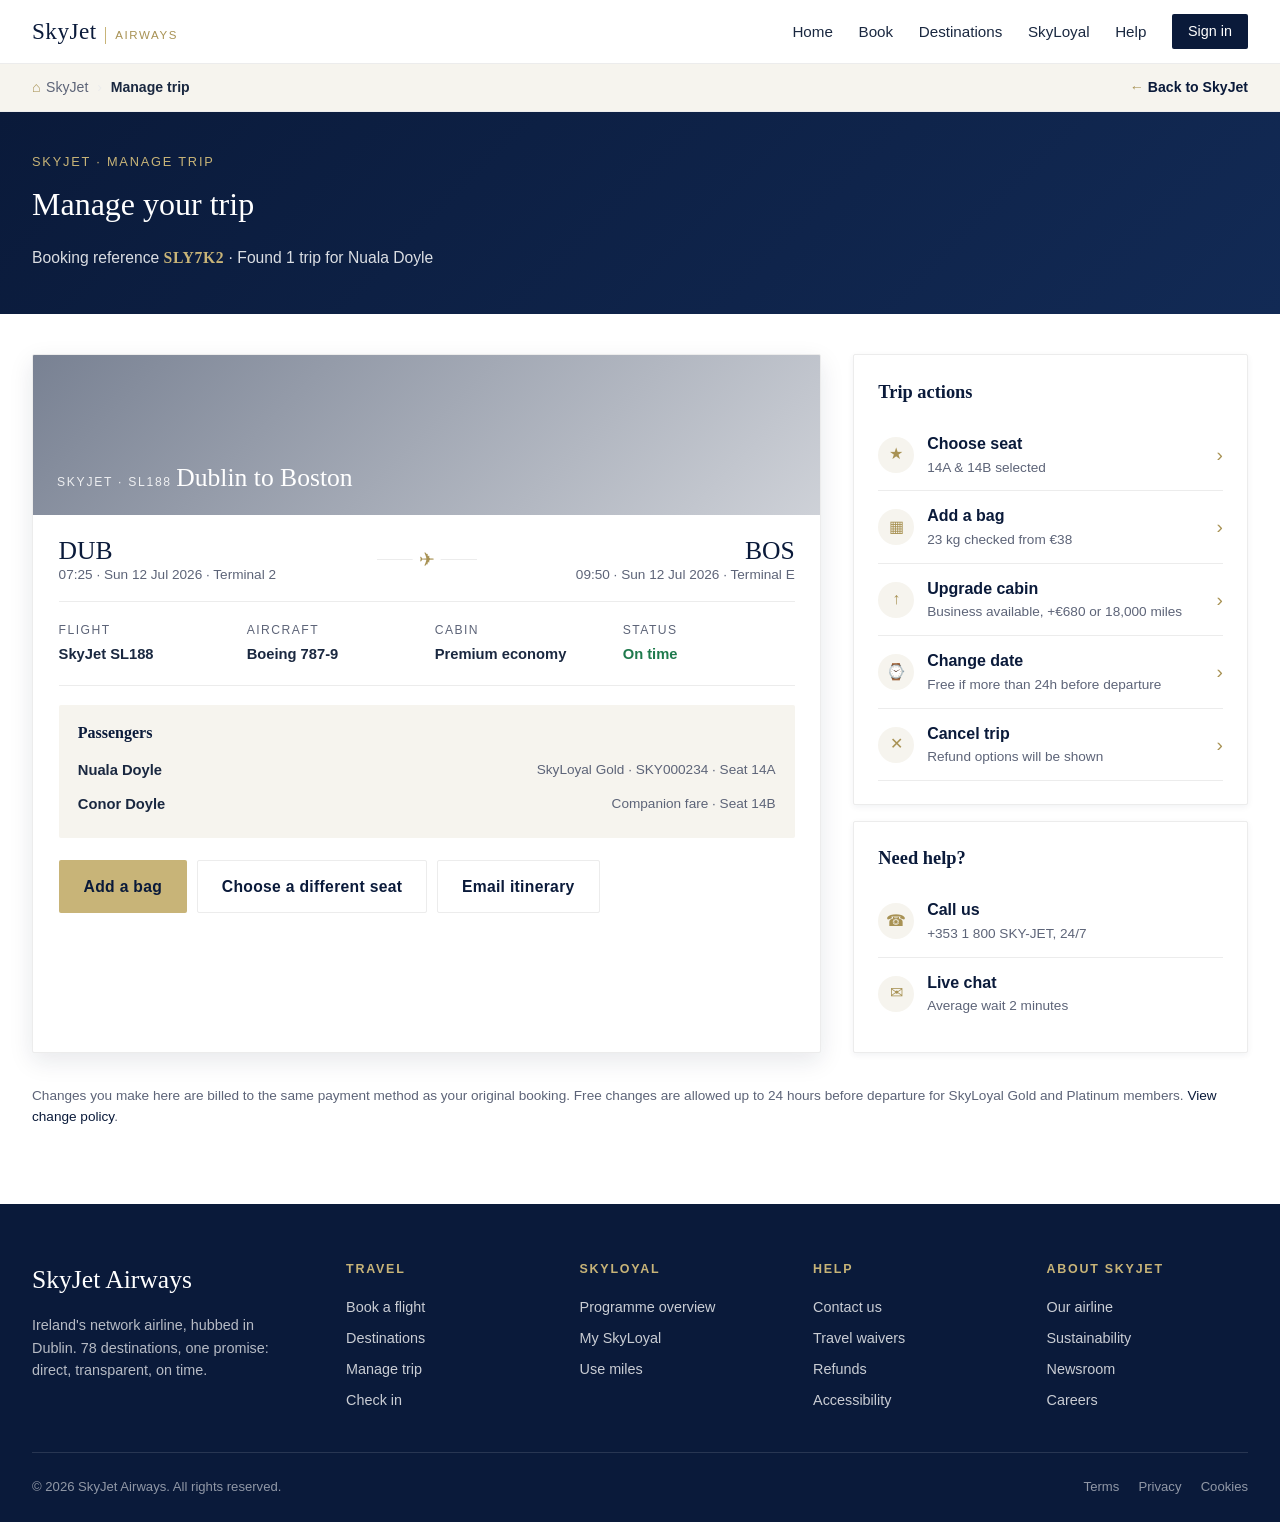
<file: docs/manage-booking.html>
<!doctype html>
<html lang="en">
<head>
<meta charset="utf-8">
<meta name="viewport" content="width=device-width,initial-scale=1">
<title>Manage your trip · SkyJet Airways</title>
<link rel="stylesheet" href="assets/style.css?v=19">
<link rel="icon" type="image/svg+xml" href="data:image/svg+xml,%3Csvg xmlns='http://www.w3.org/2000/svg' viewBox='0 0 64 64'%3E%3Crect width='64' height='64' fill='%230a1a3a'/%3E%3Ctext x='32' y='44' font-family='Georgia,serif' font-size='40' fill='%23c8b478' text-anchor='middle'%3ES%3C/text%3E%3C/svg%3E">
<style>
  .booking-hero {
    background: linear-gradient(135deg, var(--navy), var(--navy-2));
    color: white; padding: 2.5rem 2rem 1.8rem;
  }
  .booking-hero .container { max-width: 1240px; margin: 0 auto; }
  .booking-hero h1 { font-family: Georgia, serif; font-size: 2rem; margin: 0 0 .4rem; font-weight: 500; }
  .booking-hero .breadcrumb-pill { color: var(--metal); font-size: .8rem; letter-spacing: .14em; text-transform: uppercase; margin-bottom: .5rem; }
  .booking-hero .pnr {
    color: rgba(255,255,255,0.85); font-size: .98rem;
  }
  .booking-hero .pnr strong { color: var(--metal); font-family: Georgia, serif; letter-spacing: .04em; }

  .booking-section { padding: 2.5rem 2rem 4rem; }
  .booking-section .container { max-width: 1240px; margin: 0 auto; }

  .booking-grid {
    display: grid; grid-template-columns: 2fr 1fr; gap: 2rem;
  }
  @media (max-width: 1000px) { .booking-grid { grid-template-columns: 1fr; } }

  /* Big trip card */
  .trip-big {
    background: white; border: 1px solid var(--line-2); border-radius: var(--radius);
    overflow: hidden; box-shadow: var(--shadow-md);
  }
  .trip-big .pic {
    height: 160px;
    background-image: url('https://images.unsplash.com/photo-1565043589221-1a6fd9ae45c7?auto=format&fit=crop&w=1600&q=80');
    background-size: cover; background-position: center;
    position: relative;
  }
  .trip-big .pic::after {
    content: ""; position: absolute; inset: 0;
    background: linear-gradient(135deg, rgba(10,26,58,0.55), rgba(10,26,58,0.20));
  }
  .trip-big .pic .label {
    position: absolute; left: 1.5rem; bottom: 1.1rem; color: white; z-index: 2;
  }
  .trip-big .pic .label .small { font-size: .76rem; letter-spacing: .14em; text-transform: uppercase; opacity: 0.85; }
  .trip-big .pic .label .big { font-family: Georgia, serif; font-size: 1.6rem; }

  .trip-big .body { padding: 1.4rem 1.6rem 1.5rem; }
  .trip-big .timeline {
    display: grid; grid-template-columns: 1fr auto 1fr; gap: 1.2rem; align-items: center; margin-bottom: 1.2rem;
  }
  .trip-big .timeline .city { font-family: Georgia, serif; font-size: 1.6rem; color: var(--navy); line-height: 1.05; }
  .trip-big .timeline .city .sub { display: block; font-size: .85rem; color: var(--muted); font-family: -apple-system, BlinkMacSystemFont, "Segoe UI", sans-serif; margin-top: .2rem; }
  .trip-big .timeline .city.right { text-align: right; }
  .trip-big .timeline .arrow {
    position: relative; height: 1px; background: var(--line-2); min-width: 100px;
  }
  .trip-big .timeline .arrow::after {
    content: "✈"; position: absolute; left: 50%; top: 50%; transform: translate(-50%, -50%);
    background: white; padding: 0 .4rem; color: var(--metal-2); font-size: 1.2rem;
  }

  .trip-big .meta-row {
    display: grid; grid-template-columns: repeat(4, 1fr); gap: 1rem;
    padding: 1.2rem 0; border-top: 1px solid var(--line-2); border-bottom: 1px solid var(--line-2);
    color: var(--ink-2); font-size: .92rem;
  }
  @media (max-width: 700px) { .trip-big .meta-row { grid-template-columns: repeat(2, 1fr); } }
  .trip-big .meta-row .item .k { color: var(--muted); font-size: .76rem; letter-spacing: .12em; text-transform: uppercase; display: block; margin-bottom: .15rem; }
  .trip-big .meta-row .item .v { color: var(--ink); font-weight: 600; }

  .trip-big .pax {
    margin-top: 1.2rem; padding: 1rem 1.2rem; background: var(--soft-bg); border-radius: var(--radius);
  }
  .trip-big .pax h4 { font-family: Georgia, serif; color: var(--navy); margin: 0 0 .5rem; font-size: 1rem; }
  .trip-big .pax-row { display: flex; justify-content: space-between; padding: .35rem 0; font-size: .92rem; }
  .trip-big .pax-row .name { color: var(--ink); font-weight: 600; }
  .trip-big .pax-row .meta { color: var(--muted); font-size: .85rem; }

  /* Action panel (right column) */
  .actions-panel {
    background: white; border: 1px solid var(--line-2); border-radius: var(--radius);
    padding: 1.4rem 1.5rem; box-shadow: var(--shadow-sm);
  }
  .actions-panel h3 {
    font-family: Georgia, serif; color: var(--navy); margin: 0 0 .8rem; font-size: 1.15rem;
  }
  .actions-panel .action-row {
    display: flex; align-items: center; gap: .8rem;
    padding: .8rem 0; border-bottom: 1px solid var(--line-2);
    text-decoration: none; color: var(--ink);
    transition: background-color .12s ease;
  }
  .actions-panel .action-row:last-child { border-bottom: none; }
  .actions-panel .action-row:hover { color: var(--navy); }
  .actions-panel .action-row .icon {
    width: 36px; height: 36px;
    background: var(--soft-bg); border-radius: 50%;
    display: flex; align-items: center; justify-content: center;
    color: var(--metal-2); font-size: 1rem; flex-shrink: 0;
  }
  .actions-panel .action-row .body .label { font-weight: 600; color: var(--navy); }
  .actions-panel .action-row .body .meta { color: var(--muted); font-size: .85rem; }
  .actions-panel .action-row .arrow { margin-left: auto; color: var(--metal-2); font-size: 1.2rem; }

  /* Check-in specific: boarding pass preview */
  .boarding-pass {
    background: white; border: 2px dashed var(--metal); border-radius: var(--radius);
    padding: 1.4rem 1.6rem; margin-top: 1.2rem;
    box-shadow: var(--shadow-sm);
  }
  .boarding-pass .head { font-size: .76rem; letter-spacing: .14em; text-transform: uppercase; color: var(--metal-2); margin-bottom: .6rem; }
  .boarding-pass .pass-grid { display: grid; grid-template-columns: 2fr 1fr 1fr 1fr; gap: 1.2rem; align-items: center; }
  @media (max-width: 700px) { .boarding-pass .pass-grid { grid-template-columns: 1fr 1fr; } }
  .boarding-pass .name { font-family: Georgia, serif; color: var(--navy); font-size: 1.2rem; }
  .boarding-pass .name .sub { display: block; font-size: .8rem; color: var(--muted); font-family: -apple-system, BlinkMacSystemFont, "Segoe UI", sans-serif; }
  .boarding-pass .item .k { font-size: .68rem; letter-spacing: .12em; text-transform: uppercase; color: var(--muted); display: block; margin-bottom: .15rem; }
  .boarding-pass .item .v { font-family: Georgia, serif; font-size: 1.15rem; color: var(--navy); }
  .boarding-pass .barcode {
    margin-top: 1rem; padding-top: 1rem; border-top: 1px dashed var(--line-2);
    font-family: monospace; letter-spacing: 1px; color: var(--ink-2); text-align: center; font-size: 1.4rem;
  }

  /* Mode-specific show/hide */
  body[data-mode="manage"] .checkin-only { display: none; }
  body[data-mode="checkin"] .manage-only { display: none; }

  .btn-row { display: flex; gap: .6rem; flex-wrap: wrap; margin-top: 1.4rem; }
</style>
</head>
<body>

<header class="nav" id="topnav">
  <a class="brand" href="skyjet.html">SkyJet<span class="tag">Airways</span></a>
  <nav class="nav-links">
    <a href="skyjet.html">Home</a>
    <a href="skyjet.html#book">Book</a>
    <a href="skyjet.html#destinations">Destinations</a>
    <a href="index.html">SkyLoyal</a>
    <a href="skyjet.html#help">Help</a>
    <a href="flyer-view.html" class="login">Sign in</a>
  </nav>
</header>

<nav class="breadcrumbs" aria-label="Breadcrumb">
  <div class="container">
    <a class="home" href="skyjet.html">SkyJet</a>
    <span class="sep">›</span>
    <span class="current" id="bc-current">Manage trip</span>
    <a class="back-link" href="skyjet.html">Back to SkyJet</a>
  </div>
</nav>

<section class="booking-hero">
  <div class="container">
    <div class="breadcrumb-pill" id="hero-breadcrumb">SkyJet · Manage trip</div>
    <h1 id="hero-title">Manage your trip</h1>
    <p class="pnr">Booking reference <strong>SLY7K2</strong> · Found 1 trip for Nuala Doyle</p>
  </div>
</section>

<section class="booking-section">
  <div class="container">
    <div class="booking-grid">

      <!-- Trip card -->
      <div class="trip-big">
        <div class="pic">
          <div class="label">
            <span class="small">SkyJet · SL188</span>
            <span class="big">Dublin to Boston</span>
          </div>
        </div>
        <div class="body">
          <div class="timeline">
            <div class="city">DUB <span class="sub">07:25 · Sun 12 Jul 2026 · Terminal 2</span></div>
            <div class="arrow"></div>
            <div class="city right">BOS <span class="sub">09:50 · Sun 12 Jul 2026 · Terminal E</span></div>
          </div>
          <div class="meta-row">
            <div class="item"><span class="k">Flight</span><span class="v">SkyJet SL188</span></div>
            <div class="item"><span class="k">Aircraft</span><span class="v">Boeing 787-9</span></div>
            <div class="item"><span class="k">Cabin</span><span class="v">Premium economy</span></div>
            <div class="item"><span class="k">Status</span><span class="v" style="color:var(--green);">On time</span></div>
          </div>
          <div class="pax">
            <h4>Passengers</h4>
            <div class="pax-row"><span class="name">Nuala Doyle</span><span class="meta">SkyLoyal Gold · SKY000234 · Seat 14A</span></div>
            <div class="pax-row"><span class="name">Conor Doyle</span><span class="meta">Companion fare · Seat 14B</span></div>
          </div>

          <!-- Check-in only: boarding pass preview -->
          <div class="boarding-pass checkin-only">
            <div class="head">Boarding pass · ready 24 hours before departure</div>
            <div class="pass-grid">
              <div class="name">Nuala Doyle<span class="sub">SkyJet SL188 · Premium economy</span></div>
              <div class="item"><span class="k">Seat</span><span class="v">14A</span></div>
              <div class="item"><span class="k">Boarding</span><span class="v">06:55</span></div>
              <div class="item"><span class="k">Gate</span><span class="v">A12</span></div>
            </div>
            <div class="barcode">||| ||  | ||  ||| | || |||  || | ||| || SLY7K2 ||| | || ||  |||</div>
          </div>

          <div class="btn-row">
            <a class="btn btn-primary checkin-only" href="#">Confirm check-in</a>
            <a class="btn btn-primary manage-only" href="#">Add a bag</a>
            <a class="btn btn-ghost" href="#" style="color: var(--navy); border-color: var(--line-2);">Choose a different seat</a>
            <a class="btn btn-ghost" href="#" style="color: var(--navy); border-color: var(--line-2);">Email itinerary</a>
          </div>
        </div>
      </div>

      <!-- Action panel -->
      <aside>
        <div class="actions-panel">
          <h3 id="actions-title">Trip actions</h3>

          <a class="action-row manage-only" href="#">
            <div class="icon" aria-hidden="true">★</div>
            <div class="body">
              <div class="label">Choose seat</div>
              <div class="meta">14A &amp; 14B selected</div>
            </div>
            <div class="arrow">›</div>
          </a>
          <a class="action-row manage-only" href="#">
            <div class="icon" aria-hidden="true">▦</div>
            <div class="body">
              <div class="label">Add a bag</div>
              <div class="meta">23 kg checked from €38</div>
            </div>
            <div class="arrow">›</div>
          </a>
          <a class="action-row manage-only" href="#">
            <div class="icon" aria-hidden="true">↑</div>
            <div class="body">
              <div class="label">Upgrade cabin</div>
              <div class="meta">Business available, +€680 or 18,000 miles</div>
            </div>
            <div class="arrow">›</div>
          </a>
          <a class="action-row manage-only" href="#">
            <div class="icon" aria-hidden="true">⌚</div>
            <div class="body">
              <div class="label">Change date</div>
              <div class="meta">Free if more than 24h before departure</div>
            </div>
            <div class="arrow">›</div>
          </a>
          <a class="action-row manage-only" href="#" style="color: var(--red);">
            <div class="icon" aria-hidden="true">✕</div>
            <div class="body">
              <div class="label">Cancel trip</div>
              <div class="meta">Refund options will be shown</div>
            </div>
            <div class="arrow">›</div>
          </a>

          <a class="action-row checkin-only" href="#">
            <div class="icon" aria-hidden="true">★</div>
            <div class="body">
              <div class="label">Choose seat</div>
              <div class="meta">14A · window, front of cabin</div>
            </div>
            <div class="arrow">›</div>
          </a>
          <a class="action-row checkin-only" href="#">
            <div class="icon" aria-hidden="true">▦</div>
            <div class="body">
              <div class="label">Add a bag</div>
              <div class="meta">23 kg checked from €38</div>
            </div>
            <div class="arrow">›</div>
          </a>
          <a class="action-row checkin-only" href="#">
            <div class="icon" aria-hidden="true">⌂</div>
            <div class="body">
              <div class="label">Send to wallet</div>
              <div class="meta">Apple, Google, or print</div>
            </div>
            <div class="arrow">›</div>
          </a>
          <a class="action-row checkin-only" href="#">
            <div class="icon" aria-hidden="true">✓</div>
            <div class="body">
              <div class="label">Lounge access</div>
              <div class="meta">SkyLoyal Gold · 1 guest included</div>
            </div>
            <div class="arrow">›</div>
          </a>
        </div>

        <div class="actions-panel" style="margin-top: 1rem;">
          <h3>Need help?</h3>
          <a class="action-row" href="#">
            <div class="icon" aria-hidden="true">☎</div>
            <div class="body">
              <div class="label">Call us</div>
              <div class="meta">+353 1 800 SKY-JET, 24/7</div>
            </div>
          </a>
          <a class="action-row" href="#">
            <div class="icon" aria-hidden="true">✉</div>
            <div class="body">
              <div class="label">Live chat</div>
              <div class="meta">Average wait 2 minutes</div>
            </div>
          </a>
        </div>

      </aside>
    </div>

    <p style="color: var(--muted); font-size: .85rem; margin-top: 2rem;">
      Changes you make here are billed to the same payment method as your original booking. Free changes are allowed up to 24 hours before departure for SkyLoyal Gold and Platinum members. <a href="#">View change policy</a>.
    </p>

  </div>
</section>

<footer class="foot">
  <div class="container">
    <div class="brand-block">
      <div class="logo">SkyJet Airways</div>
      <p class="blurb">Ireland's network airline, hubbed in Dublin. 78 destinations, one promise: direct, transparent, on time.</p>
    </div>
    <div>
      <h4>Travel</h4>
      <ul>
        <li><a href="skyjet.html#book">Book a flight</a></li>
        <li><a href="skyjet.html#destinations">Destinations</a></li>
        <li><a href="manage-booking.html?mode=manage">Manage trip</a></li>
        <li><a href="manage-booking.html?mode=checkin">Check in</a></li>
      </ul>
    </div>
    <div>
      <h4>SkyLoyal</h4>
      <ul>
        <li><a href="index.html">Programme overview</a></li>
        <li><a href="flyer-view.html">My SkyLoyal</a></li>
        <li><a href="award-results.html">Use miles</a></li>
      </ul>
    </div>
    <div>
      <h4>Help</h4>
      <ul>
        <li><a href="#">Contact us</a></li>
        <li><a href="#">Travel waivers</a></li>
        <li><a href="#">Refunds</a></li>
        <li><a href="#">Accessibility</a></li>
      </ul>
    </div>
    <div>
      <h4>About SkyJet</h4>
      <ul>
        <li><a href="#">Our airline</a></li>
        <li><a href="#">Sustainability</a></li>
        <li><a href="#">Newsroom</a></li>
        <li><a href="#">Careers</a></li>
      </ul>
    </div>
  </div>
  <div class="bottom">
    <div>© 2026 SkyJet Airways. All rights reserved.</div>
    <div class="legal"><a href="#">Terms</a><a href="#">Privacy</a><a href="#">Cookies</a></div>
  </div>
</footer>

<script>
  // Read ?mode=manage|checkin and adapt the page
  (function () {
    var params = new URLSearchParams(window.location.search);
    var mode = (params.get('mode') || 'manage').toLowerCase();
    if (mode !== 'checkin') mode = 'manage';
    document.body.dataset.mode = mode;

    var bcCurrent = document.getElementById('bc-current');
    var heroBc = document.getElementById('hero-breadcrumb');
    var heroTitle = document.getElementById('hero-title');
    var actionsTitle = document.getElementById('actions-title');

    if (mode === 'checkin') {
      if (bcCurrent) bcCurrent.textContent = 'Check in';
      if (heroBc) heroBc.textContent = 'SkyJet · Check in';
      if (heroTitle) heroTitle.textContent = 'Check in for your trip';
      if (actionsTitle) actionsTitle.textContent = 'Before you fly';
      document.title = 'Check in · SkyJet Airways';
    } else {
      if (bcCurrent) bcCurrent.textContent = 'Manage trip';
      if (heroBc) heroBc.textContent = 'SkyJet · Manage trip';
      if (heroTitle) heroTitle.textContent = 'Manage your trip';
      if (actionsTitle) actionsTitle.textContent = 'Trip actions';
      document.title = 'Manage your trip · SkyJet Airways';
    }
  })();
</script>

</body>
</html>
</file>
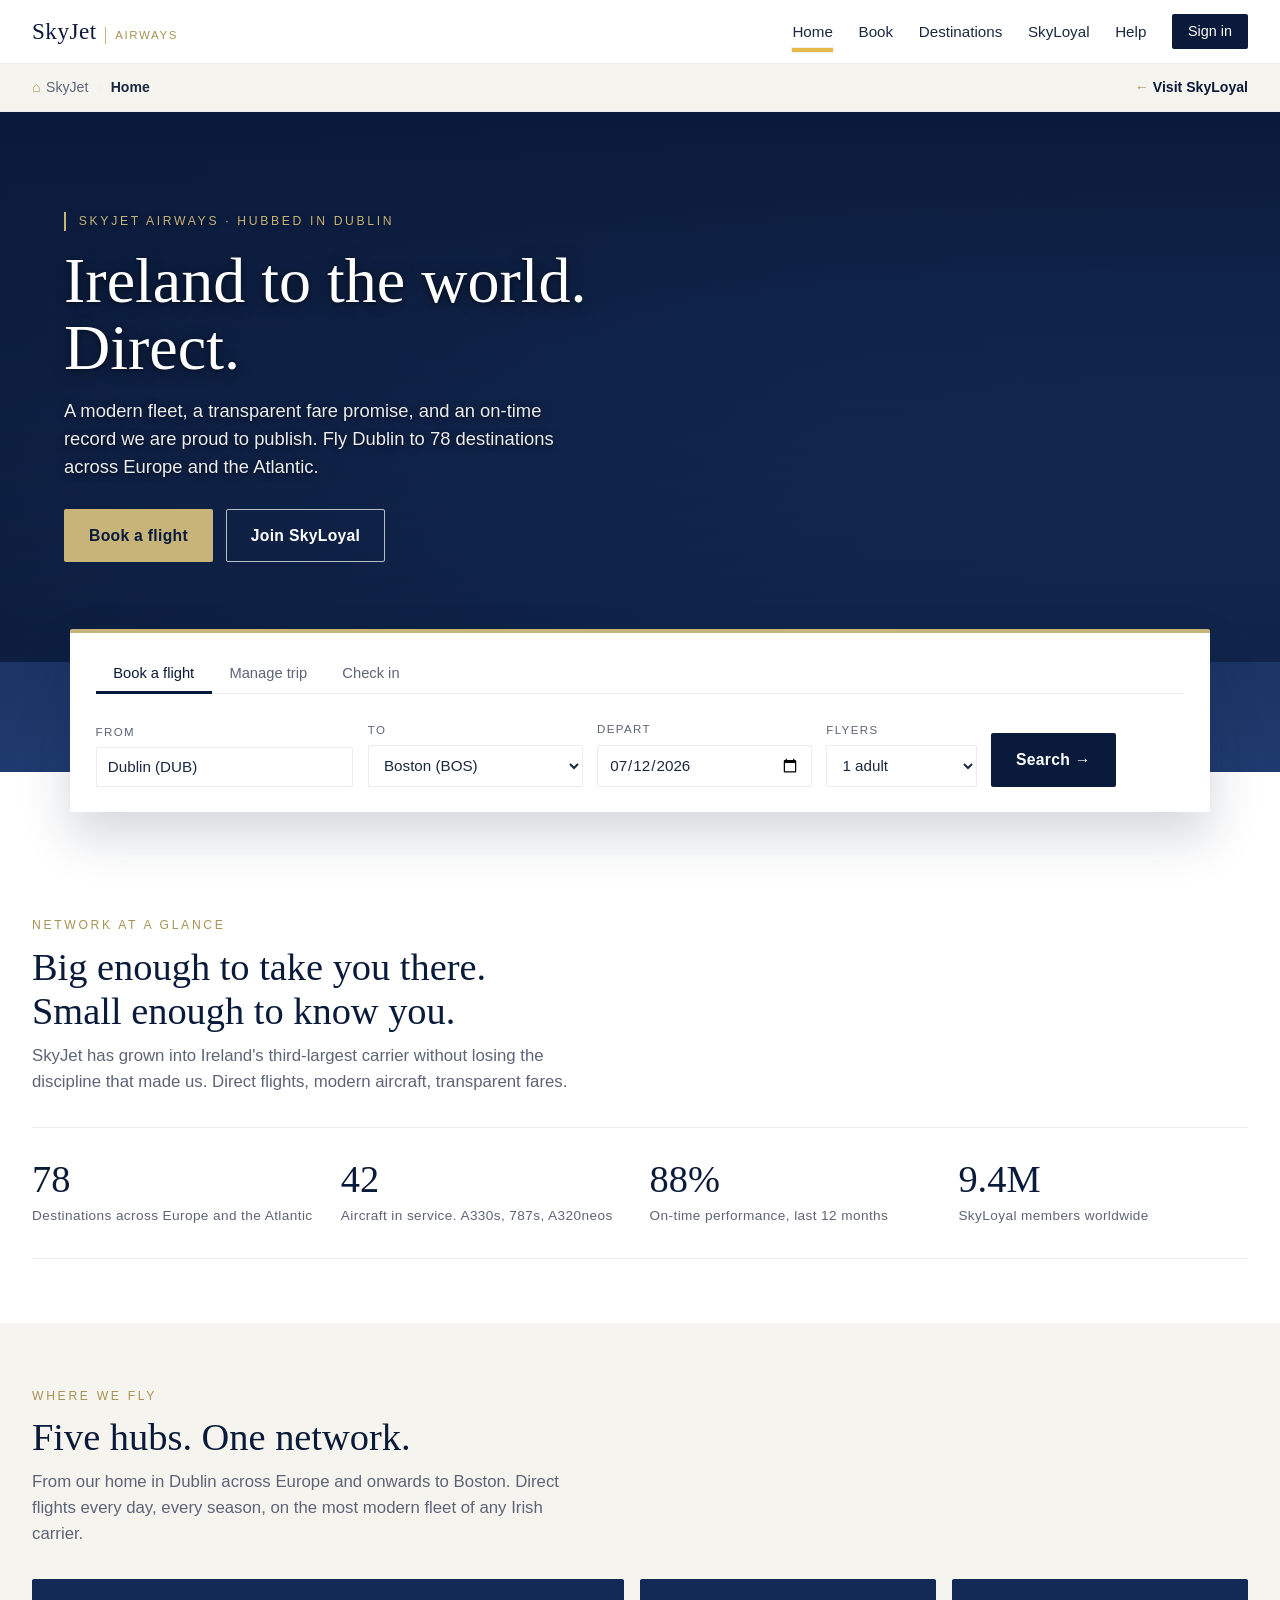
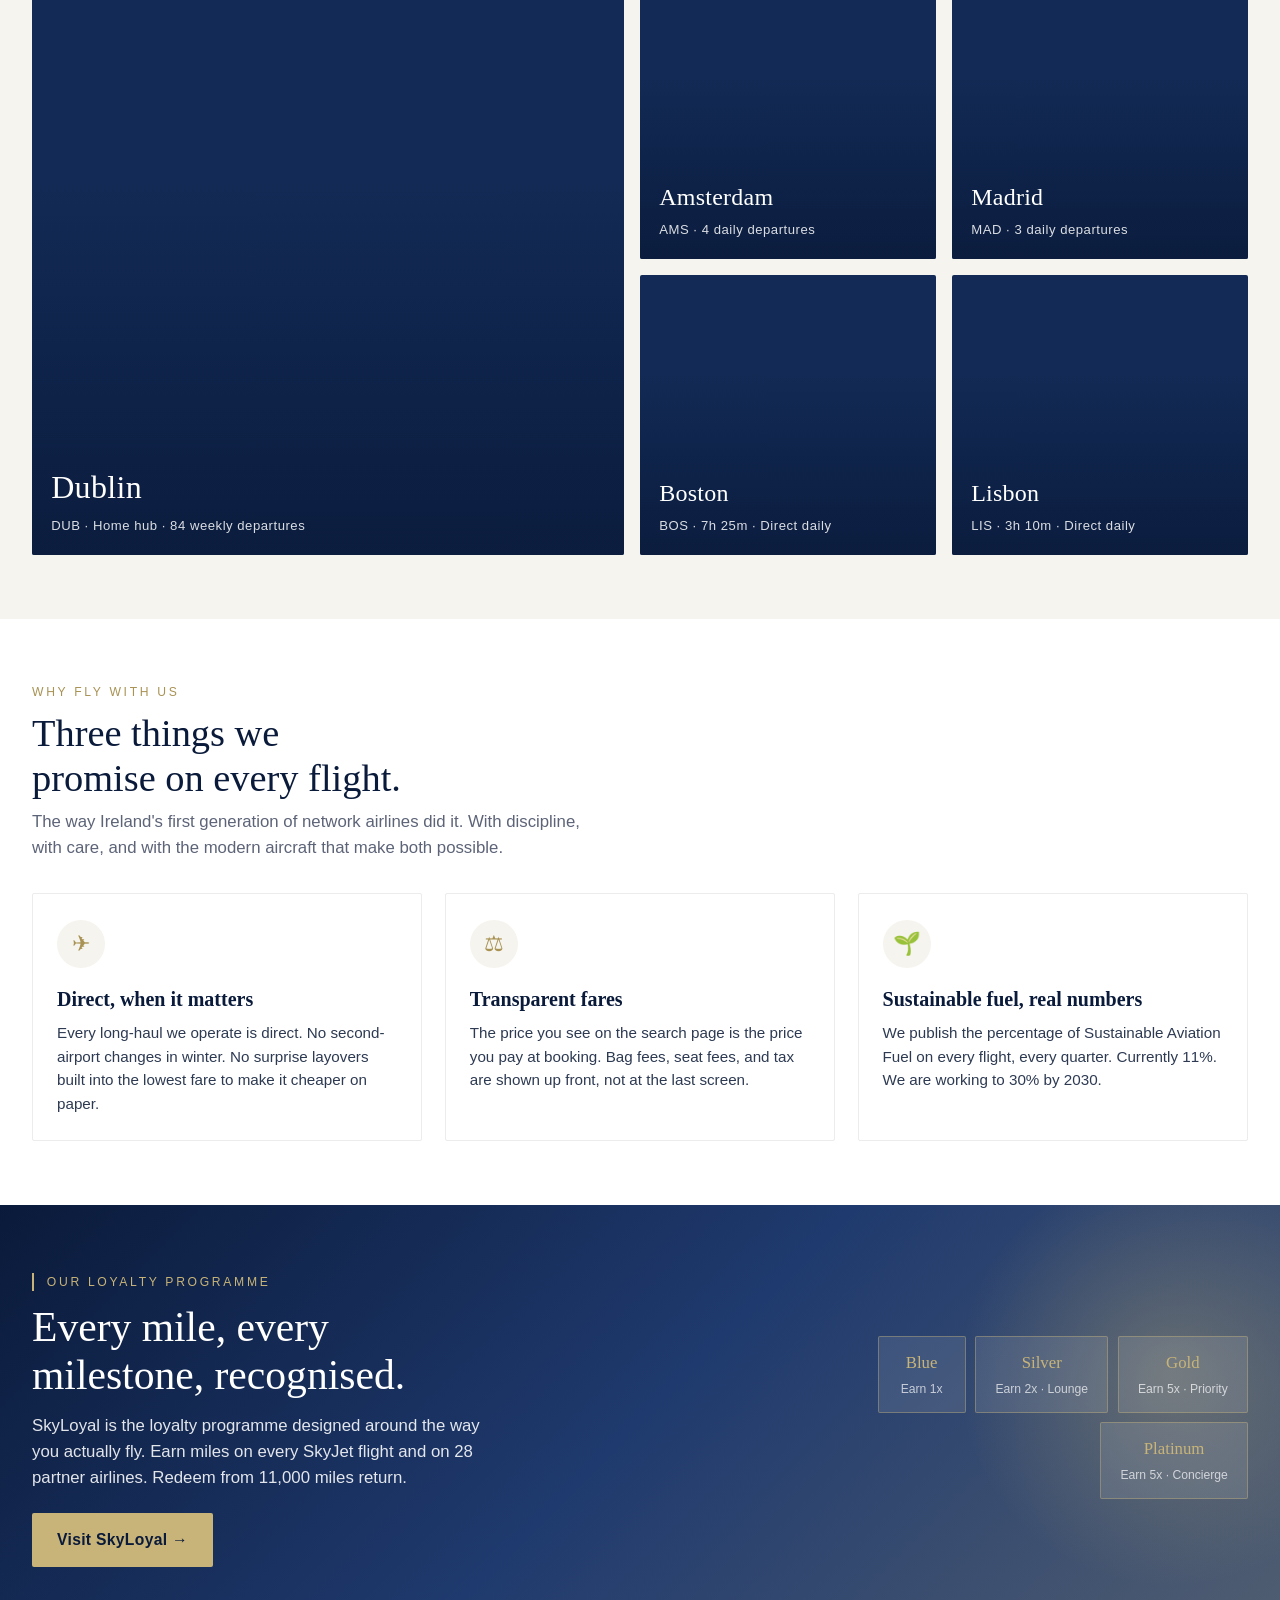
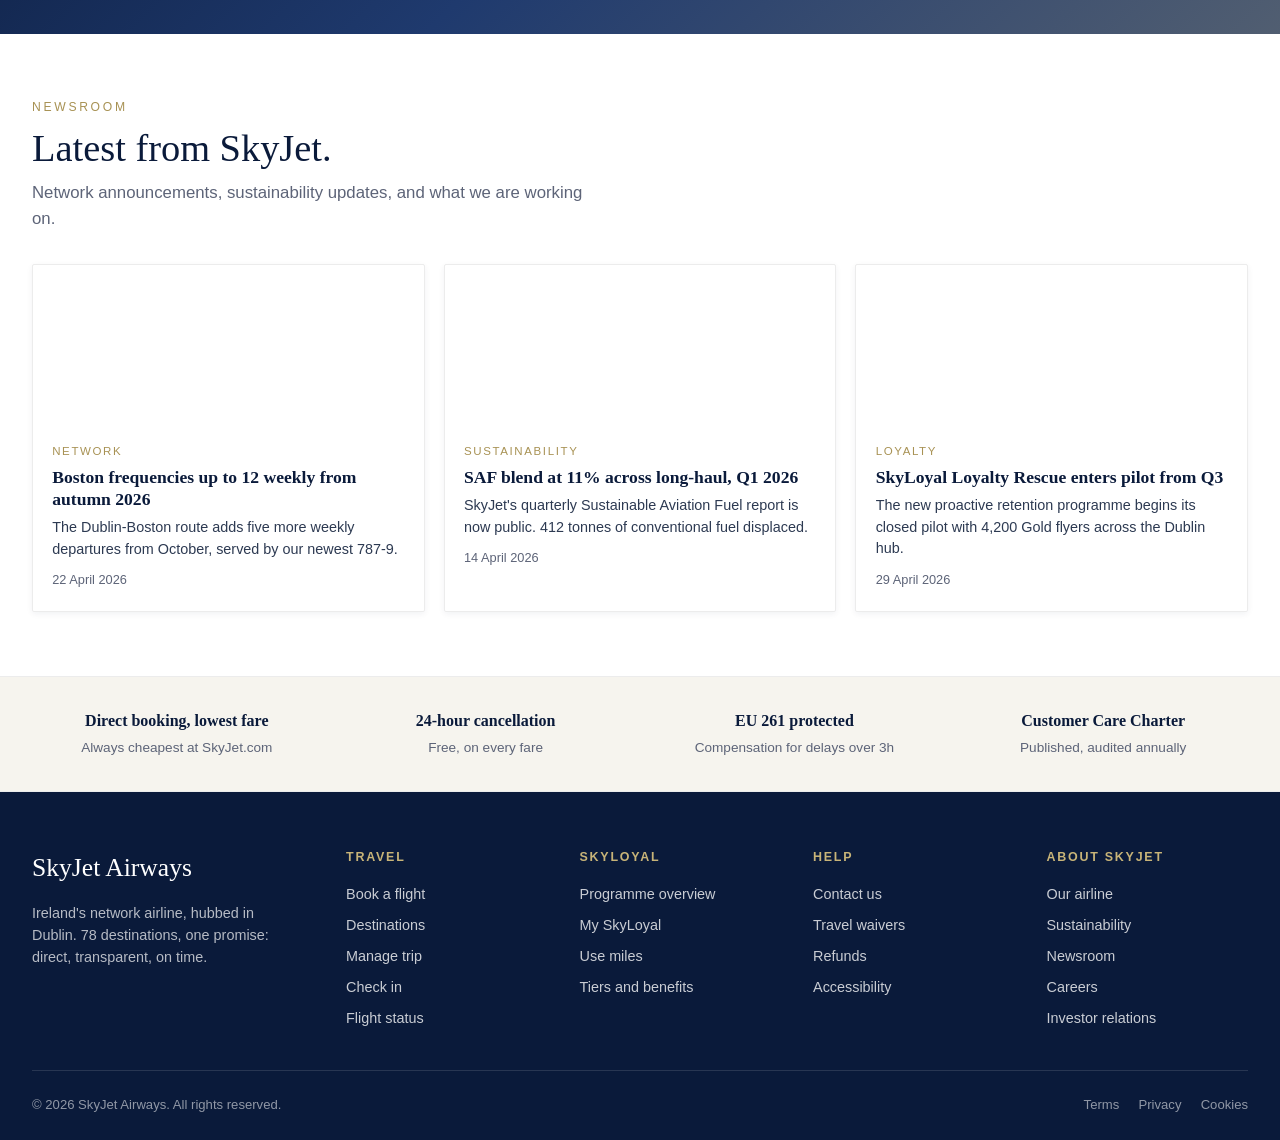
<file: docs/skyjet.html>
<!doctype html>
<html lang="en">
<head>
<meta charset="utf-8">
<meta name="viewport" content="width=device-width,initial-scale=1">
<title>SkyJet Airways: Ireland's network airline · Fly with us</title>
<meta name="description" content="SkyJet Airways. Ireland's network airline, hubbed in Dublin. 78 destinations across Europe and the Atlantic, served by a modern fleet of A330s and 787s. Book direct, fly direct.">
<link rel="stylesheet" href="assets/style.css?v=19">
<link rel="icon" type="image/svg+xml" href="data:image/svg+xml,%3Csvg xmlns='http://www.w3.org/2000/svg' viewBox='0 0 64 64'%3E%3Crect width='64' height='64' fill='%230a1a3a'/%3E%3Ctext x='32' y='44' font-family='Georgia,serif' font-size='40' fill='%23c8b478' text-anchor='middle'%3ES%3C/text%3E%3C/svg%3E">
<style>
  /* SkyJet-page-specific accents */
  .why-grid {
    display: grid; grid-template-columns: repeat(3, 1fr); gap: 1.4rem; margin-top: 2rem;
  }
  @media (max-width: 800px) { .why-grid { grid-template-columns: 1fr; } }
  .why-card {
    background: white; border: 1px solid var(--line-2);
    padding: 1.6rem 1.5rem 1.5rem; border-radius: var(--radius);
    transition: transform .2s ease, box-shadow .2s ease;
  }
  .why-card:hover { transform: translateY(-3px); box-shadow: var(--shadow-md); }
  .why-card .icon {
    width: 48px; height: 48px;
    background: var(--soft-bg); border-radius: 50%;
    display: flex; align-items: center; justify-content: center;
    color: var(--metal-2); font-size: 1.4rem;
    margin-bottom: 1rem;
  }
  .why-card h3 { font-family: Georgia, serif; color: var(--navy); margin: 0 0 .4rem; font-size: 1.25rem; }
  .why-card p { color: var(--ink-2); margin: 0; font-size: .95rem; line-height: 1.55; }

  /* SkyLoyal callout band */
  .loyalty-band {
    position: relative;
    color: white;
    padding: 4rem 2rem 4.2rem;
    overflow: hidden;
    background: linear-gradient(135deg, #0a1a3a 0%, #1f3a6e 50%, #c8b478 220%);
  }
  .loyalty-band::after {
    content: ""; position: absolute; right: -120px; top: -60px; width: 460px; height: 460px;
    background: radial-gradient(circle at center, rgba(200,180,120,0.30), transparent 65%);
    pointer-events: none;
  }
  .loyalty-band .container {
    max-width: 1240px; margin: 0 auto; position: relative; z-index: 2;
    display: grid; grid-template-columns: 1.5fr 1fr; gap: 2rem; align-items: center;
  }
  @media (max-width: 800px) { .loyalty-band .container { grid-template-columns: 1fr; } }
  .loyalty-band .eyebrow {
    color: var(--metal); font-size: .76rem; letter-spacing: .22em;
    text-transform: uppercase; margin-bottom: .8rem; display: inline-block;
    border-left: 2px solid var(--metal); padding-left: .8rem;
  }
  .loyalty-band h2 { font-family: Georgia, serif; font-size: clamp(1.8rem, 3.4vw, 2.6rem); font-weight: 500; margin: 0 0 .8rem; line-height: 1.15; max-width: 22ch; }
  .loyalty-band p { color: rgba(255,255,255,0.88); font-size: 1.05rem; max-width: 50ch; margin: 0 0 1.4rem; line-height: 1.55; }
  .loyalty-band .tier-mini {
    display: flex; gap: .6rem; flex-wrap: wrap; justify-content: flex-end;
  }
  @media (max-width: 800px) { .loyalty-band .tier-mini { justify-content: flex-start; } }
  .loyalty-band .tier-chip {
    background: rgba(255,255,255,0.1);
    border: 1px solid rgba(200,180,120,0.4);
    padding: .8rem 1.2rem; border-radius: var(--radius);
    text-align: center; min-width: 88px;
  }
  .loyalty-band .tier-chip .tier-name { font-family: Georgia, serif; font-size: 1.05rem; color: var(--metal); }
  .loyalty-band .tier-chip .tier-meta { font-size: .76rem; color: rgba(255,255,255,0.7); margin-top: .25rem; }

  /* Newsroom */
  .news-grid { display: grid; grid-template-columns: repeat(3, 1fr); gap: 1.2rem; margin-top: 1.4rem; }
  @media (max-width: 900px) { .news-grid { grid-template-columns: 1fr; } }
  .news-card { background: white; border: 1px solid var(--line-2); border-radius: var(--radius); overflow: hidden; box-shadow: var(--shadow-sm); transition: transform .15s, box-shadow .15s; }
  .news-card:hover { transform: translateY(-3px); box-shadow: var(--shadow-md); }
  .news-card .pic { height: 160px; background-size: cover; background-position: center; }
  .news-card .body { padding: 1.1rem 1.2rem 1.3rem; }
  .news-card .tag { color: var(--metal-2); font-size: .72rem; letter-spacing: .14em; text-transform: uppercase; margin-bottom: .4rem; }
  .news-card h3 { font-family: Georgia, serif; color: var(--navy); margin: 0 0 .4rem; font-size: 1.1rem; line-height: 1.25; }
  .news-card p { color: var(--ink-2); margin: 0; font-size: .9rem; line-height: 1.5; }
  .news-card .date { color: var(--muted); font-size: .8rem; margin-top: .6rem; }

  /* Trust strip (small icon row above footer) */
  .trust-strip {
    background: var(--soft-bg);
    padding: 2rem 2rem;
    border-top: 1px solid var(--line-2);
    border-bottom: 1px solid var(--line-2);
  }
  .trust-strip .container { max-width: 1240px; margin: 0 auto; display: grid; grid-template-columns: repeat(4, 1fr); gap: 1.2rem; text-align: center; }
  @media (max-width: 700px) { .trust-strip .container { grid-template-columns: repeat(2, 1fr); } }
  .trust-strip .item h4 { font-family: Georgia, serif; color: var(--navy); margin: 0 0 .25rem; font-size: 1rem; }
  .trust-strip .item p { color: var(--muted); margin: 0; font-size: .85rem; }
</style>
</head>
<body>

<header class="nav" id="topnav">
  <a class="brand" href="skyjet.html">SkyJet<span class="tag">Airways</span></a>
  <nav class="nav-links">
    <a href="skyjet.html" class="active">Home</a>
    <a href="#book">Book</a>
    <a href="#destinations">Destinations</a>
    <a href="index.html">SkyLoyal</a>
    <a href="#help">Help</a>
    <a href="flyer-view.html" class="login">Sign in</a>
  </nav>
</header>

<nav class="breadcrumbs" aria-label="Breadcrumb">
  <div class="container">
    <a class="home" href="skyjet.html">SkyJet</a>
    <span class="sep">›</span>
    <span class="current">Home</span>
    <a class="back-link" href="index.html">Visit SkyLoyal</a>
  </div>
</nav>

<!-- Cinematic hero with aircraft wing imagery -->
<section class="hero-cinema" aria-label="SkyJet hero">
  <div class="bg" style="background-image: url('https://images.unsplash.com/photo-1436491865332-7a61a109cc05?auto=format&fit=crop&w=2000&q=80');"></div>
  <div class="scrim"></div>
  <div class="inner">
    <span class="eyebrow">SkyJet Airways · Hubbed in Dublin</span>
    <h1>Ireland to the world.<br>Direct.</h1>
    <p class="sub">A modern fleet, a transparent fare promise, and an on-time record we are proud to publish. Fly Dublin to 78 destinations across Europe and the Atlantic.</p>
    <div class="cta">
      <a class="btn btn-primary" href="#book">Book a flight</a>
      <a class="btn btn-ghost" href="index.html">Join SkyLoyal</a>
    </div>
  </div>

  <div class="lookup-card" id="book" role="region" aria-label="Plan your next trip">
    <div class="tabs" role="tablist">
      <button class="tab active" role="tab" aria-selected="true" data-tab="book">Book a flight</button>
      <button class="tab" role="tab" aria-selected="false" data-tab="manage">Manage trip</button>
      <button class="tab" role="tab" aria-selected="false" data-tab="checkin">Check in</button>
    </div>

    <div class="row" data-panel="book">
      <div class="field">
        <label>From</label>
        <input type="text" placeholder="Dublin (DUB)" value="Dublin (DUB)">
      </div>
      <div class="field">
        <label>To</label>
        <select id="book-to">
          <option>Boston (BOS)</option>
          <option>Lisbon (LIS)</option>
          <option>Amsterdam (AMS)</option>
          <option>Madrid (MAD)</option>
          <option>London (LHR)</option>
        </select>
      </div>
      <div class="field">
        <label>Depart</label>
        <input type="date" value="2026-07-12">
      </div>
      <div class="field">
        <label>Flyers</label>
        <select>
          <option>1 adult</option>
          <option>2 adults</option>
          <option>2 adults + 1 child</option>
        </select>
      </div>
      <div class="field">
        <label>&nbsp;</label>
        <a href="flight-results.html" id="book-search" class="btn btn-dark" style="text-align:center;">Search →</a>
      </div>
    </div>

    <div class="row" data-panel="manage" hidden style="grid-template-columns: 1.2fr 1fr 1fr 0.9fr;">
      <div class="field">
        <label>Booking reference</label>
        <input type="text" placeholder="ABC123" value="SLY7K2">
      </div>
      <div class="field">
        <label>First name</label>
        <input type="text" placeholder="Nuala" value="Nuala">
      </div>
      <div class="field">
        <label>Last name</label>
        <input type="text" placeholder="Doyle" value="Doyle">
      </div>
      <div class="field">
        <label>&nbsp;</label>
        <a href="manage-booking.html?mode=manage" class="btn btn-dark" style="text-align:center;">Find booking →</a>
      </div>
    </div>

    <div class="row" data-panel="checkin" hidden style="grid-template-columns: 1.2fr 1fr 1fr 0.9fr;">
      <div class="field">
        <label>Booking reference</label>
        <input type="text" placeholder="ABC123" value="SLY7K2">
      </div>
      <div class="field">
        <label>First name</label>
        <input type="text" placeholder="Nuala" value="Nuala">
      </div>
      <div class="field">
        <label>Last name</label>
        <input type="text" placeholder="Doyle" value="Doyle">
      </div>
      <div class="field">
        <label>&nbsp;</label>
        <a href="manage-booking.html?mode=checkin" class="btn btn-dark" style="text-align:center;">Check in →</a>
      </div>
    </div>
  </div>
</section>

<!-- Stats strip -->
<section class="padded-top">
  <div class="container">
    <div class="header-block">
      <span class="eyebrow">Network at a glance</span>
      <h2>Big enough to take you there. Small enough to know you.</h2>
      <p>SkyJet has grown into Ireland's third-largest carrier without losing the discipline that made us. Direct flights, modern aircraft, transparent fares.</p>
    </div>
    <div class="stats">
      <div class="stat">
        <div class="num">78</div>
        <span class="label">Destinations across Europe and the Atlantic</span>
      </div>
      <div class="stat">
        <div class="num">42</div>
        <span class="label">Aircraft in service. A330s, 787s, A320neos</span>
      </div>
      <div class="stat">
        <div class="num">88%</div>
        <span class="label">On-time performance, last 12 months</span>
      </div>
      <div class="stat">
        <div class="num">9.4M</div>
        <span class="label">SkyLoyal members worldwide</span>
      </div>
    </div>
  </div>
</section>

<!-- Featured destinations -->
<section id="destinations" class="alt">
  <div class="container">
    <div class="header-block">
      <span class="eyebrow">Where we fly</span>
      <h2>Five hubs. One network.</h2>
      <p>From our home in Dublin across Europe and onwards to Boston. Direct flights every day, every season, on the most modern fleet of any Irish carrier.</p>
    </div>

    <div class="destinations">
      <a class="dest" href="flight-results.html?to=DUB" aria-label="Dublin, home hub">
        <div class="bg" style="background-image: url('https://images.unsplash.com/photo-1465778893808-9b3d1b443be4?auto=format&fit=crop&w=1400&q=80');"></div>
        <div class="scrim"></div>
        <div class="label">
          <span class="city">Dublin</span>
          <span class="meta">DUB · Home hub · 84 weekly departures</span>
        </div>
      </a>
      <a class="dest" href="flight-results.html?to=AMS" aria-label="Amsterdam">
        <div class="bg" style="background-image: url('https://images.unsplash.com/photo-1583422409516-2895a77efded?auto=format&fit=crop&w=900&q=80');"></div>
        <div class="scrim"></div>
        <div class="label"><span class="city">Amsterdam</span><span class="meta">AMS · 4 daily departures</span></div>
      </a>
      <a class="dest" href="flight-results.html?to=MAD" aria-label="Madrid">
        <div class="bg" style="background-image: url('https://images.unsplash.com/photo-1543783207-ec64e4d95325?auto=format&fit=crop&w=900&q=80');"></div>
        <div class="scrim"></div>
        <div class="label"><span class="city">Madrid</span><span class="meta">MAD · 3 daily departures</span></div>
      </a>
      <a class="dest" href="flight-results.html?to=BOS" aria-label="Boston">
        <div class="bg" style="background-image: url('https://images.unsplash.com/photo-1565043589221-1a6fd9ae45c7?auto=format&fit=crop&w=900&q=80');"></div>
        <div class="scrim"></div>
        <div class="label"><span class="city">Boston</span><span class="meta">BOS · 7h 25m · Direct daily</span></div>
      </a>
      <a class="dest" href="flight-results.html?to=LIS" aria-label="Lisbon">
        <div class="bg" style="background-image: url('https://images.unsplash.com/photo-1555881400-74d7acaacd8b?auto=format&fit=crop&w=900&q=80');"></div>
        <div class="scrim"></div>
        <div class="label"><span class="city">Lisbon</span><span class="meta">LIS · 3h 10m · Direct daily</span></div>
      </a>
    </div>
  </div>
</section>

<!-- Why SkyJet -->
<section>
  <div class="container">
    <div class="header-block">
      <span class="eyebrow">Why fly with us</span>
      <h2>Three things we promise on every flight.</h2>
      <p>The way Ireland's first generation of network airlines did it. With discipline, with care, and with the modern aircraft that make both possible.</p>
    </div>
    <div class="why-grid">
      <div class="why-card">
        <div class="icon" aria-hidden="true">✈</div>
        <h3>Direct, when it matters</h3>
        <p>Every long-haul we operate is direct. No second-airport changes in winter. No surprise layovers built into the lowest fare to make it cheaper on paper.</p>
      </div>
      <div class="why-card">
        <div class="icon" aria-hidden="true">⚖</div>
        <h3>Transparent fares</h3>
        <p>The price you see on the search page is the price you pay at booking. Bag fees, seat fees, and tax are shown up front, not at the last screen.</p>
      </div>
      <div class="why-card">
        <div class="icon" aria-hidden="true">🌱</div>
        <h3>Sustainable fuel, real numbers</h3>
        <p>We publish the percentage of Sustainable Aviation Fuel on every flight, every quarter. Currently 11%. We are working to 30% by 2030.</p>
      </div>
    </div>
  </div>
</section>

<!-- SkyLoyal programme callout -->
<section class="loyalty-band">
  <div class="container">
    <div>
      <span class="eyebrow">Our loyalty programme</span>
      <h2>Every mile, every milestone, recognised.</h2>
      <p>SkyLoyal is the loyalty programme designed around the way you actually fly. Earn miles on every SkyJet flight and on 28 partner airlines. Redeem from 11,000 miles return.</p>
      <a class="btn btn-primary" href="index.html">Visit SkyLoyal →</a>
    </div>
    <div class="tier-mini">
      <div class="tier-chip">
        <div class="tier-name">Blue</div>
        <div class="tier-meta">Earn 1x</div>
      </div>
      <div class="tier-chip">
        <div class="tier-name">Silver</div>
        <div class="tier-meta">Earn 2x · Lounge</div>
      </div>
      <div class="tier-chip">
        <div class="tier-name">Gold</div>
        <div class="tier-meta">Earn 5x · Priority</div>
      </div>
      <div class="tier-chip">
        <div class="tier-name">Platinum</div>
        <div class="tier-meta">Earn 5x · Concierge</div>
      </div>
    </div>
  </div>
</section>

<!-- Newsroom -->
<section>
  <div class="container">
    <div class="header-block">
      <span class="eyebrow">Newsroom</span>
      <h2>Latest from SkyJet.</h2>
      <p>Network announcements, sustainability updates, and what we are working on.</p>
    </div>
    <div class="news-grid">
      <a class="news-card" href="#">
        <div class="pic" style="background-image: url('https://images.unsplash.com/photo-1565043589221-1a6fd9ae45c7?auto=format&fit=crop&w=900&q=80');"></div>
        <div class="body">
          <div class="tag">Network</div>
          <h3>Boston frequencies up to 12 weekly from autumn 2026</h3>
          <p>The Dublin-Boston route adds five more weekly departures from October, served by our newest 787-9.</p>
          <div class="date">22 April 2026</div>
        </div>
      </a>
      <a class="news-card" href="#">
        <div class="pic" style="background-image: url('https://images.unsplash.com/photo-1540339832862-474599807836?auto=format&fit=crop&w=900&q=80');"></div>
        <div class="body">
          <div class="tag">Sustainability</div>
          <h3>SAF blend at 11% across long-haul, Q1 2026</h3>
          <p>SkyJet's quarterly Sustainable Aviation Fuel report is now public. 412 tonnes of conventional fuel displaced.</p>
          <div class="date">14 April 2026</div>
        </div>
      </a>
      <a class="news-card" href="index.html">
        <div class="pic" style="background-image: url('https://images.unsplash.com/photo-1465778893808-9b3d1b443be4?auto=format&fit=crop&w=900&q=80');"></div>
        <div class="body">
          <div class="tag">Loyalty</div>
          <h3>SkyLoyal Loyalty Rescue enters pilot from Q3</h3>
          <p>The new proactive retention programme begins its closed pilot with 4,200 Gold flyers across the Dublin hub.</p>
          <div class="date">29 April 2026</div>
        </div>
      </a>
    </div>
  </div>
</section>

<!-- Trust strip -->
<div class="trust-strip">
  <div class="container">
    <div class="item">
      <h4>Direct booking, lowest fare</h4>
      <p>Always cheapest at SkyJet.com</p>
    </div>
    <div class="item">
      <h4>24-hour cancellation</h4>
      <p>Free, on every fare</p>
    </div>
    <div class="item">
      <h4>EU 261 protected</h4>
      <p>Compensation for delays over 3h</p>
    </div>
    <div class="item">
      <h4>Customer Care Charter</h4>
      <p>Published, audited annually</p>
    </div>
  </div>
</div>

<!-- Footer -->
<footer class="foot" id="help">
  <div class="container">
    <div class="brand-block">
      <div class="logo">SkyJet Airways</div>
      <p class="blurb">Ireland's network airline, hubbed in Dublin. 78 destinations, one promise: direct, transparent, on time.</p>
    </div>
    <div>
      <h4>Travel</h4>
      <ul>
        <li><a href="#book">Book a flight</a></li>
        <li><a href="#destinations">Destinations</a></li>
        <li><a href="#">Manage trip</a></li>
        <li><a href="#">Check in</a></li>
        <li><a href="#">Flight status</a></li>
      </ul>
    </div>
    <div>
      <h4>SkyLoyal</h4>
      <ul>
        <li><a href="index.html">Programme overview</a></li>
        <li><a href="flyer-view.html">My SkyLoyal</a></li>
        <li><a href="award-results.html">Use miles</a></li>
        <li><a href="index.html#tiers">Tiers and benefits</a></li>
      </ul>
    </div>
    <div>
      <h4>Help</h4>
      <ul>
        <li><a href="#">Contact us</a></li>
        <li><a href="#">Travel waivers</a></li>
        <li><a href="#">Refunds</a></li>
        <li><a href="#">Accessibility</a></li>
      </ul>
    </div>
    <div>
      <h4>About SkyJet</h4>
      <ul>
        <li><a href="#">Our airline</a></li>
        <li><a href="#">Sustainability</a></li>
        <li><a href="#">Newsroom</a></li>
        <li><a href="#">Careers</a></li>
        <li><a href="#">Investor relations</a></li>
      </ul>
    </div>
  </div>
  <div class="bottom">
    <div>© 2026 SkyJet Airways. All rights reserved.</div>
    <div class="legal"><a href="#">Terms</a><a href="#">Privacy</a><a href="#">Cookies</a></div>
  </div>
</footer>

<script>
  // Scroll-spy: highlight the nav link for the section currently in view
  (function () {
    var nav = document.getElementById('topnav');
    if (!nav) return;
    var links = nav.querySelectorAll('.nav-links a:not(.login)');
    var homeLink = null;
    var sections = [];
    links.forEach(function (a) {
      var href = a.getAttribute('href') || '';
      if (href === 'skyjet.html' || href === '#' || href === '') {
        homeLink = a;
        return;
      }
      var hash = href.match(/^#(.+)$/);
      if (hash) {
        var el = document.getElementById(hash[1]);
        if (el) sections.push({ link: a, el: el });
      }
    });
    function setActive(link) {
      links.forEach(function (l) { l.classList.remove('active'); });
      if (link) link.classList.add('active');
    }
    function update() {
      if (window.scrollY < 60) { setActive(homeLink); return; }
      var docHeight = Math.max(
        document.body.scrollHeight, document.documentElement.scrollHeight,
        document.body.offsetHeight, document.documentElement.offsetHeight
      );
      if (window.innerHeight + window.scrollY >= docHeight - 80 && sections.length) {
        setActive(sections[sections.length - 1].link);
        return;
      }
      var checkpoint = window.scrollY + 90;
      var current = homeLink;
      sections.forEach(function (item) {
        var top = item.el.getBoundingClientRect().top + window.scrollY;
        if (top <= checkpoint) current = item.link;
      });
      setActive(current);
    }
    window.addEventListener('scroll', update, { passive: true });
    update();
  })();

  // Search button: read the selected destination and pass as ?to=XXX
  (function () {
    var sel = document.getElementById('book-to');
    var btn = document.getElementById('book-search');
    if (!sel || !btn) return;
    btn.addEventListener('click', function (e) {
      var m = sel.value.match(/\(([A-Z]{3})\)/);
      var code = m ? m[1] : 'BOS';
      e.preventDefault();
      window.location.href = 'flight-results.html?to=' + code;
    });
  })();

  // Lookup card tab switching (Book / Manage / Check-in)
  (function () {
    var card = document.querySelector('.lookup-card');
    if (!card) return;
    var tabs = card.querySelectorAll('.tab');
    var panels = card.querySelectorAll('[data-panel]');
    function activate(name) {
      tabs.forEach(function (t) {
        var active = t.dataset.tab === name;
        t.classList.toggle('active', active);
        t.setAttribute('aria-selected', active ? 'true' : 'false');
      });
      panels.forEach(function (p) {
        p.style.display = (p.dataset.panel === name) ? 'grid' : 'none';
        p.hidden = (p.dataset.panel !== name);
      });
    }
    activate('book');
    tabs.forEach(function (t) {
      t.addEventListener('click', function (e) { e.preventDefault(); activate(t.dataset.tab); });
    });
  })();
</script>

</body>
</html>
</file>
<file: docs/assets/style.css>
/* SkyLoyal: airline-grade prototype stylesheet
   Inspired by aa.com / delta.com layout patterns.
   Vanilla CSS, no preprocessor, no framework. */

:root {
  --navy:       #0a1a3a;
  --navy-2:     #122a55;
  --navy-3:     #1f3a6e;
  --metal:      #c8b478;
  --metal-2:    #a89254;
  --paper:      #f7f6f1;
  --ink:        #1a2840;
  --ink-2:      #2d3a52;
  --muted:      #5d6478;
  --line:       #e2dfd4;
  --line-2:     #ececec;
  --green:      #1f7a4d;
  --amber:      #b87810;
  --red:        #b53636;
  --bg:         #ffffff;
  --soft-bg:    #f6f4ee;
  --shadow-sm:  0 2px 6px rgba(15, 31, 61, 0.06);
  --shadow-md:  0 8px 24px rgba(15, 31, 61, 0.10);
  --shadow-lg:  0 24px 50px rgba(15, 31, 61, 0.18);
  --radius:     2px;
  --radius-lg:  6px;
}

* { box-sizing: border-box; }
html, body { margin: 0; padding: 0; }
html { scroll-behavior: smooth; }
body {
  font-family: -apple-system, BlinkMacSystemFont, "Segoe UI", "Helvetica Neue", Roboto, Arial, sans-serif;
  background: var(--bg);
  color: var(--ink);
  line-height: 1.55;
  font-size: 16px;
  -webkit-font-smoothing: antialiased;
}
img { max-width: 100%; display: block; }
a { color: var(--navy); text-decoration: none; }
a:hover { color: var(--metal-2); }
.serif { font-family: "Georgia", "Iowan Old Style", "Times New Roman", serif; }

/* ----------------------------- Top navigation ------------------------------ */
/* Fixed-position nav that overlays the hero image on the homepage and any
   page that opens with .hero-cinema. On other pages, the body adds 64px
   top padding so the first section is not hidden under the nav. */
body { padding-top: 64px; }
body.has-hero { padding-top: 0; }

.nav {
  position: fixed; top: 0; left: 0; right: 0; z-index: 100;
  background: rgba(255,255,255,0.96);
  backdrop-filter: saturate(140%) blur(8px);
  border-bottom: 1px solid var(--line-2);
  padding: 0.9rem 2rem;
  display: flex; align-items: center; justify-content: space-between;
  height: 64px;
}
.nav .brand,
.nav a.brand {
  font-family: Georgia, serif;
  font-size: 1.45rem;
  letter-spacing: 0.02em;
  color: var(--navy);
  text-decoration: none;
  transition: opacity .15s ease;
}
.nav a.brand:hover { opacity: 0.85; }
.nav .brand .tag {
  display: inline-block;
  margin-left: .55rem;
  font-size: .72rem;
  letter-spacing: .14em;
  text-transform: uppercase;
  color: var(--metal-2);
  font-family: -apple-system, BlinkMacSystemFont, "Segoe UI", sans-serif;
  border-left: 1px solid var(--metal);
  padding-left: .55rem;
}
.nav-links { display: flex; gap: 1.6rem; align-items: center; }
.nav-links a {
  font-size: .95rem;
  color: var(--ink);
  font-weight: 500;
  position: relative;
}
.nav-links a:hover { color: var(--navy); }
.nav-links a.active::after {
  content: ""; position: absolute; left: 0; right: 0; bottom: -.55rem;
  height: 4px;
  background: #e6b94a; /* brighter, more saturated gold than --metal so it reads on navy and white */
  box-shadow: 0 0 0 1px rgba(0,0,0,0.06);
  transition: background-color .15s ease;
}
.nav.on-hero .nav-links a.active::after {
  background: #f1c453; /* a touch brighter still over the dark hero nav */
  box-shadow: 0 1px 2px rgba(0,0,0,0.35);
}
.nav-links .login {
  background: var(--navy); color: white; padding: .4rem 1rem;
  font-size: .9rem; border-radius: var(--radius);
}
.nav-links .login:hover { background: var(--navy-2); color: white; }

/* Hero variant: nav floats over the hero image with a subtle dark backdrop
   so the white text stays legible no matter what the image looks like. */
.nav.on-hero {
  background: linear-gradient(180deg, rgba(10,26,58,0.62) 0%, rgba(10,26,58,0.18) 100%);
  backdrop-filter: blur(4px);
  border-bottom-color: rgba(255,255,255,0.10);
}
.nav.on-hero .brand,
.nav.on-hero .brand .tag,
.nav.on-hero .nav-links a {
  color: white;
  text-shadow: 0 1px 4px rgba(0,0,0,0.45), 0 1px 2px rgba(0,0,0,0.35);
}
.nav.on-hero .brand .tag { border-left-color: rgba(255,255,255,0.5); }
.nav.on-hero .nav-links a:not(.login):hover { color: var(--metal); }
.nav.on-hero .login {
  background: var(--metal);
  color: var(--navy);
  border: 1px solid var(--metal);
  text-shadow: none;
}
.nav.on-hero .login:hover { background: white; color: var(--navy); border-color: white; }

@media (max-width: 720px) {
  .nav { padding: 0.7rem 1rem; }
  .nav-links { gap: 1rem; }
  .nav-links a:not(.login) { display: none; }
}

/* ----------------------------- Breadcrumbs --------------------------------- */
.breadcrumbs {
  background: var(--soft-bg);
  border-bottom: 1px solid var(--line-2);
  padding: .8rem 2rem;
  font-size: .88rem;
}
.breadcrumbs .container {
  max-width: 1240px;
  margin: 0 auto;
  display: flex; align-items: center; gap: .55rem;
  flex-wrap: wrap;
}
.breadcrumbs a {
  color: var(--muted);
  text-decoration: none;
}
.breadcrumbs a:hover { color: var(--navy); text-decoration: underline; }
.breadcrumbs .sep { color: var(--line-2); }
.breadcrumbs .current { color: var(--ink); font-weight: 600; }
.breadcrumbs .home { display: inline-flex; align-items: center; gap: .35rem; }
.breadcrumbs .home::before { content: "⌂"; color: var(--metal-2); }
.breadcrumbs .back-link {
  margin-left: auto;
  color: var(--navy);
  font-weight: 600;
}
.breadcrumbs .back-link::before { content: "← "; color: var(--metal-2); }

/* ----------------------------- Cinematic hero ------------------------------ */
.hero-cinema {
  position: relative;
  height: auto;
  min-height: 720px;
  color: white;
  overflow: visible;
  display: flex; align-items: flex-end;
  background: linear-gradient(180deg, #0a1a3a, #1f3a6e);
  padding-top: 64px; /* clear the fixed nav (homepage has-hero variant) */
  padding-bottom: 130px; /* room for the lookup card overlap below */
}
/* On non-has-hero pages, body already adds 64px padding-top, so the hero
   should not double up. Used by skyjet.html where a breadcrumb sits
   between the nav and the hero. */
body:not(.has-hero) .hero-cinema { padding-top: 1.4rem; min-height: 660px; }
.hero-cinema .bg {
  position: absolute; inset: 0; z-index: 0;
  background-size: cover;
  background-position: center;
  filter: brightness(1.22) saturate(1.18) contrast(1.04);
}
.hero-cinema .scrim {
  position: absolute; inset: 0; z-index: 1;
  background:
    /* darker bottom for lookup card legibility, image clear up top */
    linear-gradient(180deg, rgba(10,26,58,0.00) 0%, rgba(10,26,58,0.00) 35%, rgba(10,26,58,0.65) 100%),
    /* spotlight behind the headline, dark left, fading to clear on the right */
    linear-gradient(95deg, rgba(10,26,58,0.65) 0%, rgba(10,26,58,0.35) 35%, rgba(10,26,58,0.05) 65%, rgba(10,26,58,0.00) 90%);
}
.hero-cinema .inner {
  position: relative; z-index: 2;
  width: 100%;
  max-width: 1240px;
  margin: 0 auto;
  padding: 4rem 2rem 5rem;
}
.hero-cinema .bg, .hero-cinema .scrim { bottom: 110px; }
.hero-cinema .eyebrow {
  display: inline-block;
  color: var(--metal);
  font-size: .76rem;
  letter-spacing: .22em;
  text-transform: uppercase;
  margin-bottom: 1rem;
  border-left: 2px solid var(--metal);
  padding-left: .8rem;
}
.hero-cinema h1 {
  font-family: Georgia, serif;
  font-weight: 500;
  font-size: clamp(2.2rem, 5.2vw, 4rem);
  line-height: 1.05;
  margin: 0 0 1rem;
  max-width: 22ch;
  text-wrap: balance;
  text-shadow: 0 2px 14px rgba(0,0,0,0.55), 0 1px 3px rgba(0,0,0,0.4);
}
.hero-cinema .sub {
  font-size: 1.15rem;
  color: rgba(255,255,255,0.92);
  max-width: 48ch;
  margin: 0 0 1.8rem;
  line-height: 1.5;
  text-shadow: 0 1px 8px rgba(0,0,0,0.45), 0 1px 2px rgba(0,0,0,0.35);
}
.hero-cinema .eyebrow { text-shadow: 0 1px 6px rgba(0,0,0,0.4); }
.hero-cinema .cta { display: flex; gap: .8rem; flex-wrap: wrap; }
.btn {
  display: inline-block;
  padding: .85rem 1.5rem;
  border-radius: var(--radius);
  font-weight: 600;
  font-size: .98rem;
  letter-spacing: .02em;
  cursor: pointer;
  border: 1px solid transparent;
  transition: all .15s ease;
  font-family: inherit;
}
.btn-primary { background: var(--metal); color: var(--navy); }
.btn-primary:hover { background: white; color: var(--navy); }
.btn-ghost { background: transparent; color: white; border-color: rgba(255,255,255,0.7); }
.btn-ghost:hover { background: white; color: var(--navy); border-color: white; }
.btn-dark { background: var(--navy); color: white; }
.btn-dark:hover { background: var(--navy-2); color: white; }

/* Booking-style card. Sits at the bottom of the hero, overflowing into the section below. */
.lookup-card {
  position: absolute;
  left: 50%; right: auto; bottom: -40px; z-index: 5;
  transform: translateX(-50%);
  width: min(94%, 1140px);
  background: white;
  color: var(--ink);
  border-top: 4px solid var(--metal);
  box-shadow: var(--shadow-lg);
  padding: 1.4rem 1.6rem 1.6rem;
  border-radius: var(--radius);
}
.lookup-card .tabs { display: flex; gap: 0; border-bottom: 1px solid var(--line-2); margin-bottom: 1rem; }
.lookup-card .tab {
  padding: .6rem 1.1rem;
  font-size: .92rem;
  cursor: pointer;
  color: var(--muted);
  border: none;
  border-bottom: 3px solid transparent;
  margin-bottom: -1px;
  font-weight: 500;
  background: transparent;
  font-family: inherit;
}
.lookup-card .tab:hover { color: var(--ink); }
.lookup-card .tab:focus { outline: 2px solid var(--metal); outline-offset: 2px; }
.lookup-card .tab.active { color: var(--navy); border-bottom-color: var(--navy); }
.lookup-card .row {
  display: grid;
  grid-template-columns: 1.2fr 1fr 1fr 0.7fr 0.9fr;
  gap: .9rem;
  align-items: end;
}
@media (max-width: 900px) {
  .lookup-card .row { grid-template-columns: 1fr 1fr; }
}
.field label {
  display: block;
  font-size: .72rem;
  letter-spacing: .12em;
  text-transform: uppercase;
  color: var(--muted);
  margin-bottom: .35rem;
}
.field input, .field select {
  width: 100%;
  padding: .65rem .7rem;
  border: 1px solid var(--line-2);
  border-radius: var(--radius);
  font-size: .95rem;
  background: white;
  font-family: inherit;
  color: var(--ink);
}
.field input:focus, .field select:focus {
  outline: none; border-color: var(--metal);
}

/* ------------------------------- Layout ----------------------------------- */
section { padding: 4rem 2rem; }
section.padded-top { padding-top: 9rem; }
section .container { max-width: 1240px; margin: 0 auto; }
section.alt { background: var(--soft-bg); }
section .header-block { margin-bottom: 2rem; }
section .header-block .eyebrow {
  color: var(--metal-2);
  font-size: .76rem;
  letter-spacing: .22em;
  text-transform: uppercase;
  margin-bottom: .6rem;
  display: block;
}
section .header-block h2 {
  font-family: Georgia, serif;
  font-size: clamp(1.7rem, 3.2vw, 2.4rem);
  margin: 0;
  color: var(--navy);
  font-weight: 500;
  line-height: 1.15;
  max-width: 26ch;
  text-wrap: balance;
}
section .header-block p {
  font-size: 1.05rem;
  color: var(--muted);
  max-width: 60ch;
  margin: .6rem 0 0;
}

/* ---------------------------- Stats strip --------------------------------- */
.stats {
  display: grid;
  grid-template-columns: repeat(4, 1fr);
  gap: 1.2rem;
  border-top: 1px solid var(--line-2);
  border-bottom: 1px solid var(--line-2);
  padding: 2rem 0;
}
@media (max-width: 800px) { .stats { grid-template-columns: repeat(2, 1fr); } }
.stat .num {
  font-family: Georgia, serif;
  font-size: 2.4rem;
  color: var(--navy);
  line-height: 1;
}
.stat .label {
  display: block;
  margin-top: .4rem;
  font-size: .85rem;
  color: var(--muted);
  letter-spacing: .03em;
}
.stat .delta {
  display: inline-block;
  margin-left: .35rem;
  font-size: .8rem;
  font-weight: 600;
}
.stat .delta.up { color: var(--green); }
.stat .delta.down { color: var(--red); }

/* ---------------------------- Pipeline diagram ---------------------------- */
.pipeline {
  display: grid;
  grid-template-columns: repeat(5, 1fr);
  gap: 1px;
  background: var(--line-2);
  border: 1px solid var(--line-2);
  margin-top: 2rem;
}
@media (max-width: 900px) { .pipeline { grid-template-columns: repeat(2, 1fr); } }
@media (max-width: 540px) { .pipeline { grid-template-columns: 1fr; } }
.pipeline .node {
  background: white;
  padding: 1.4rem 1.2rem;
  position: relative;
}
.pipeline .node .step {
  display: inline-block;
  width: 28px; height: 28px;
  background: var(--navy);
  color: var(--metal);
  border-radius: 50%;
  font-size: .85rem;
  font-weight: 600;
  text-align: center;
  line-height: 28px;
  margin-bottom: .8rem;
}
.pipeline .node strong {
  display: block;
  font-family: Georgia, serif;
  font-size: 1.15rem;
  color: var(--navy);
  margin-bottom: .15rem;
}
.pipeline .node .role { color: var(--metal-2); font-size: .82rem; letter-spacing: .04em; text-transform: uppercase; margin-bottom: .5rem; }
.pipeline .node p { color: var(--muted); font-size: .92rem; margin: 0; }

/* ---------------------------- Destinations grid --------------------------- */
.destinations {
  display: grid;
  grid-template-columns: 2fr 1fr 1fr;
  grid-template-rows: 280px 280px;
  gap: 1rem;
  margin-top: 2rem;
}
@media (max-width: 900px) {
  .destinations { grid-template-columns: 1fr 1fr; grid-template-rows: 220px 220px 220px; }
  .destinations .dest:first-child { grid-column: 1 / -1; }
}
@media (max-width: 540px) {
  .destinations { grid-template-columns: 1fr; grid-template-rows: 200px; grid-auto-rows: 200px; }
  .destinations .dest:first-child { grid-column: 1; }
}
.dest {
  position: relative;
  overflow: hidden;
  border-radius: var(--radius);
  background: var(--navy-2);
  cursor: pointer;
}
.dest .bg {
  position: absolute; inset: 0;
  background-size: cover;
  background-position: center;
  transition: transform .5s ease;
}
.dest:hover .bg { transform: scale(1.05); }
.dest .scrim {
  position: absolute; inset: 0;
  background: linear-gradient(180deg, rgba(10,26,58,0) 35%, rgba(10,26,58,0.85) 100%);
}
.dest .label {
  position: absolute; left: 1.2rem; right: 1.2rem; bottom: 1.1rem;
  color: white; z-index: 2;
}
.dest .label .city {
  font-family: Georgia, serif;
  font-size: 1.5rem;
  display: block;
  letter-spacing: .01em;
}
.dest .label .meta {
  font-size: .82rem;
  color: rgba(255,255,255,0.85);
  margin-top: .2rem;
  letter-spacing: .04em;
}
.dest:first-child .label .city { font-size: 2rem; }

/* tall first card spans 2 rows */
.destinations .dest:first-child { grid-row: 1 / span 2; }

/* ---------------------------- Archetype cards ----------------------------- */
.cards {
  display: grid;
  grid-template-columns: repeat(4, 1fr);
  gap: 1rem;
  margin-top: 2rem;
}
@media (max-width: 900px) { .cards { grid-template-columns: repeat(2, 1fr); } }
@media (max-width: 540px) { .cards { grid-template-columns: 1fr; } }
.card {
  background: white;
  border: 1px solid var(--line-2);
  padding: 1.4rem 1.3rem 1.5rem;
  border-radius: var(--radius);
  transition: transform .2s ease, box-shadow .2s ease;
}
.card:hover { transform: translateY(-3px); box-shadow: var(--shadow-md); }
.card .arch-img {
  height: 8px;
  width: 50px;
  background: var(--metal);
  margin-bottom: 1rem;
}
.card h3 { font-family: Georgia, serif; margin: 0 0 .2rem; color: var(--navy); font-size: 1.25rem; }
.card .sub { color: var(--metal-2); font-size: .76rem; letter-spacing: .14em; text-transform: uppercase; margin-bottom: .6rem; font-weight: 600; }
.card p { margin: 0; color: var(--ink-2); font-size: .94rem; line-height: 1.55; }

/* ---------------------------- Story split (text + image) ------------------- */
.story-split {
  display: grid;
  grid-template-columns: 1fr 1fr;
  gap: 3rem;
  align-items: center;
  margin-top: 2rem;
}
@media (max-width: 900px) { .story-split { grid-template-columns: 1fr; gap: 2rem; } }
.story-split .text h3 {
  font-family: Georgia, serif;
  color: var(--navy);
  font-size: 1.6rem;
  margin: 0 0 .8rem;
}
.story-split .text p { color: var(--ink-2); margin: .6rem 0; font-size: 1rem; }
.story-split .image {
  position: relative;
  aspect-ratio: 4 / 3;
  background-size: cover;
  background-position: center;
  border-radius: var(--radius);
  overflow: hidden;
  box-shadow: var(--shadow-md);
}

/* Octalysis chips */
.cd-grid {
  display: grid;
  grid-template-columns: repeat(4, 1fr);
  gap: .8rem;
  margin-top: 1.2rem;
}
@media (max-width: 700px) { .cd-grid { grid-template-columns: repeat(2, 1fr); } }
.cd-chip {
  background: white;
  border: 1px solid var(--line-2);
  padding: .8rem 1rem;
  border-radius: var(--radius);
}
.cd-chip .cd-num {
  font-family: Georgia, serif;
  font-size: 1.2rem;
  color: var(--metal-2);
  font-weight: 600;
  margin-right: .35rem;
}
.cd-chip .cd-name {
  display: inline-block;
  font-weight: 600;
  color: var(--navy);
  font-size: .92rem;
}
.cd-chip .cd-use {
  display: block;
  margin-top: .25rem;
  color: var(--muted);
  font-size: .82rem;
}
.cd-chip.disabled { opacity: 0.55; background: var(--soft-bg); }
.cd-chip.disabled .cd-name { text-decoration: line-through; }

/* ---------------------------- CTA strip ----------------------------------- */
.cta-strip {
  position: relative;
  padding: 5rem 2rem;
  color: white;
  background: var(--navy);
  overflow: hidden;
}
.cta-strip .bg {
  position: absolute; inset: 0;
  background-size: cover;
  background-position: center;
  opacity: 0.45;
}
.cta-strip .scrim {
  position: absolute; inset: 0;
  background: linear-gradient(90deg, rgba(10,26,58,0.85) 0%, rgba(10,26,58,0.45) 100%);
}
.cta-strip .container { position: relative; z-index: 2; max-width: 1240px; margin: 0 auto; }
.cta-strip h2 {
  font-family: Georgia, serif;
  font-size: clamp(1.6rem, 3.2vw, 2.4rem);
  margin: 0 0 .8rem;
  font-weight: 500;
  max-width: 24ch;
}
.cta-strip p { color: rgba(255,255,255,0.85); font-size: 1.05rem; max-width: 50ch; margin: 0 0 1.4rem; }

/* ---------------------------- Footer -------------------------------------- */
footer.foot {
  background: var(--navy);
  color: rgba(255,255,255,0.85);
  padding: 3.5rem 2rem 1.5rem;
  font-size: .9rem;
}
footer .container {
  max-width: 1240px;
  margin: 0 auto;
  display: grid;
  grid-template-columns: 1.4fr repeat(4, 1fr);
  gap: 2rem;
  padding-bottom: 2rem;
  border-bottom: 1px solid rgba(255,255,255,0.12);
}
@media (max-width: 900px) { footer .container { grid-template-columns: 1fr 1fr; } }
@media (max-width: 540px) { footer .container { grid-template-columns: 1fr; } }
footer .brand-block { color: white; }
footer .brand-block .logo {
  font-family: Georgia, serif;
  font-size: 1.6rem;
  margin-bottom: .6rem;
}
footer .brand-block .blurb { color: rgba(255,255,255,0.7); font-size: .9rem; max-width: 30ch; }
footer h4 {
  color: var(--metal);
  font-size: .78rem;
  letter-spacing: .14em;
  text-transform: uppercase;
  margin: 0 0 1rem;
  font-weight: 600;
}
footer ul { list-style: none; padding: 0; margin: 0; }
footer ul li { margin: 0 0 .55rem; }
footer ul li a { color: rgba(255,255,255,0.78); }
footer ul li a:hover { color: var(--metal); }
footer .bottom {
  max-width: 1240px;
  margin: 1.5rem auto 0;
  display: flex; justify-content: space-between; flex-wrap: wrap; gap: .6rem;
  color: rgba(255,255,255,0.55);
  font-size: .82rem;
}
footer .bottom .legal a { color: rgba(255,255,255,0.55); margin-left: 1.2rem; }
footer .bottom .legal a:hover { color: white; }

/* ---------------------------- Dashboard ---------------------------------- */
section.dash-section { padding: 2rem 2rem 4rem; }

.filters {
  display: flex;
  gap: .8rem;
  align-items: center;
  margin-bottom: 1rem;
  flex-wrap: wrap;
  font-size: .9rem;
  background: white;
  border: 1px solid var(--line-2);
  padding: .9rem 1rem;
  border-radius: var(--radius);
}
.filters label { display: flex; flex-direction: column; gap: .25rem; font-size: .72rem; letter-spacing: .12em; text-transform: uppercase; color: var(--muted); }
.filters select, .filters input {
  padding: .45rem .6rem;
  border: 1px solid var(--line-2);
  background: white;
  border-radius: var(--radius);
  font-size: .92rem;
  font-family: inherit;
}
.filters input[type=search] { min-width: 200px; }

.dash-grid {
  display: grid;
  grid-template-columns: 1.5fr 1fr;
  gap: 1.5rem;
  margin-top: 1rem;
}
@media (max-width: 900px) { .dash-grid { grid-template-columns: 1fr; } }
.panel {
  background: white;
  border: 1px solid var(--line-2);
  border-radius: var(--radius);
  padding: 1.2rem 1.3rem;
  box-shadow: var(--shadow-sm);
}
.panel h3 { font-family: Georgia, serif; color: var(--navy); margin: 0 0 .8rem; font-size: 1.1rem; }

.flyer-list { width: 100%; border-collapse: collapse; font-size: .92rem; }
.flyer-list th { text-align: left; color: var(--muted); font-weight: 600; padding: .6rem .4rem; border-bottom: 1px solid var(--line-2); font-size: .72rem; letter-spacing: .12em; text-transform: uppercase; }
.flyer-list td { padding: .6rem .4rem; border-bottom: 1px solid var(--line-2); }
.flyer-list tr { cursor: pointer; transition: background-color .12s ease; }
.flyer-list tr:hover { background: var(--soft-bg); }
.flyer-list tr.selected { background: #fcf6e7; border-left: 3px solid var(--metal); }
.tier-pill {
  display: inline-block;
  padding: .12rem .6rem;
  border-radius: 999px;
  font-size: .76rem;
  font-weight: 600;
  letter-spacing: .04em;
}
.tier-Blue { background: #dde6f7; color: #1f3a8a; }
.tier-Silver { background: #ebebeb; color: #444; }
.tier-Gold { background: #fbeac3; color: #6a4a07; }
.tier-Platinum { background: #e6e0f3; color: #3b1c64; }

.risk-dots { font-family: monospace; letter-spacing: 1px; font-size: 1rem; }
.risk-low { color: var(--green); }
.risk-medium { color: var(--amber); }
.risk-high { color: var(--red); }

.flyer-detail .meta { color: var(--muted); font-size: .9rem; margin-bottom: .8rem; }
.flyer-detail .row { padding: .45rem 0; border-bottom: 1px dashed var(--line-2); display: flex; justify-content: space-between; font-size: .92rem; }
.flyer-detail .row:last-child { border: none; }
.flyer-detail .row .k { color: var(--muted); }
.flyer-detail .row .v { color: var(--ink); font-weight: 600; }

.intervention {
  background: var(--soft-bg);
  border-left: 3px solid var(--metal);
  padding: .85rem 1rem;
  margin: .55rem 0;
  font-size: .92rem;
}
.intervention .cd-tag {
  display: inline-block;
  background: var(--navy);
  color: var(--metal);
  padding: .14rem .5rem;
  font-size: .72rem;
  border-radius: 2px;
  margin-right: .4rem;
  letter-spacing: .06em;
  text-transform: uppercase;
  font-weight: 600;
}

button.action {
  background: var(--navy);
  color: white;
  border: 1px solid var(--navy);
  padding: .55rem 1rem;
  border-radius: var(--radius);
  font-size: .9rem;
  cursor: pointer;
  margin-right: .5rem;
  font-family: inherit;
}
button.action.secondary { background: white; color: var(--navy); }
button.action:hover { background: var(--metal); color: var(--navy); border-color: var(--metal); }

/* ---------------------------- Flyer view (Nuala) -------------------------- */
.flyer-page { max-width: 1100px; margin: 0 auto; }

.flyer-hero {
  position: relative;
  height: 320px;
  border-radius: var(--radius);
  overflow: hidden;
  margin-bottom: 1.4rem;
  box-shadow: var(--shadow-md);
  background: var(--navy-2);
}
.flyer-hero .bg {
  position: absolute; inset: 0;
  background-size: cover;
  background-position: center;
}
.flyer-hero .scrim {
  position: absolute; inset: 0;
  background: linear-gradient(115deg, rgba(10,26,58,0.92) 0%, rgba(10,26,58,0.60) 50%, rgba(10,26,58,0.25) 100%);
}
.flyer-hero .inner {
  position: relative; z-index: 2;
  padding: 2.4rem 2rem;
  color: white;
  height: 100%;
  display: flex; flex-direction: column; justify-content: flex-end;
}
.flyer-hero .greeting {
  font-family: Georgia, serif;
  font-size: clamp(1.6rem, 3vw, 2.2rem);
  margin: 0 0 .3rem;
}
.flyer-hero .greeting .name { color: var(--metal); }
.flyer-hero .sub { color: rgba(255,255,255,0.85); font-size: 1.02rem; max-width: 50ch; }

.tier-card {
  background: linear-gradient(135deg, var(--navy) 0%, var(--navy-2) 70%, var(--navy-3) 100%);
  color: white;
  padding: 1.8rem 1.8rem 1.5rem;
  border-radius: var(--radius);
  border: 1px solid rgba(200,180,120,0.4);
  margin: 1rem 0;
  display: grid;
  grid-template-columns: auto 1fr;
  gap: 2rem;
  align-items: center;
  box-shadow: var(--shadow-md);
}
@media (max-width: 600px) { .tier-card { grid-template-columns: 1fr; } }
.tier-badge {
  font-family: Georgia, serif;
  font-size: 2.6rem;
  color: var(--metal);
  letter-spacing: .04em;
  border: 2px solid var(--metal);
  padding: 1.1rem 2rem;
  text-align: center;
  border-radius: var(--radius);
  background: rgba(200,180,120,0.08);
}
.progress-row { display: flex; flex-direction: column; gap: .45rem; }
.progress-row .label { font-size: .76rem; color: rgba(255,255,255,0.75); letter-spacing: .14em; text-transform: uppercase; }
.progress-row .bar { background: rgba(255,255,255,0.12); border: 1px solid rgba(200,180,120,0.45); height: 14px; position: relative; overflow: hidden; border-radius: 1px; }
.progress-row .bar .fill { background: linear-gradient(90deg, var(--metal) 0%, #e0c98a 100%); height: 100%; }
.progress-row .small { font-size: .92rem; color: rgba(255,255,255,0.86); }
.cd-label {
  display: inline-block;
  font-size: .68rem;
  background: rgba(200,180,120,0.18);
  color: var(--metal);
  padding: .14rem .5rem;
  margin-top: .3rem;
  letter-spacing: .08em;
  text-transform: uppercase;
  border-radius: 2px;
}

.tile-row {
  display: grid;
  grid-template-columns: repeat(3, 1fr);
  gap: 1rem;
  margin: 1rem 0;
}
@media (max-width: 800px) { .tile-row { grid-template-columns: 1fr; } }
.tile {
  background: white;
  border: 1px solid var(--line-2);
  padding: 1.2rem 1.2rem 1rem;
  border-radius: var(--radius);
  box-shadow: var(--shadow-sm);
  position: relative;
  overflow: hidden;
}
.tile .head {
  font-size: .72rem;
  color: var(--muted);
  letter-spacing: .14em;
  text-transform: uppercase;
  margin-bottom: .4rem;
}
.tile .big {
  font-family: Georgia, serif;
  font-size: 1.8rem;
  color: var(--navy);
  line-height: 1.05;
}
.tile .sub { font-size: .92rem; color: var(--ink-2); margin: .35rem 0; }
.tile .cd-label { background: rgba(15,31,61,0.06); color: var(--navy-2); }

.tile-epic {
  background: linear-gradient(135deg, #f0f3fa 0%, #e1e8f5 100%);
  border-color: #c4cfe5;
  padding: 1.4rem 1.4rem 1.2rem;
}
.tile-epic .head { color: var(--navy-2); }
.tile-epic p { margin: .4rem 0; font-size: 1rem; color: var(--ink); }

.surprise {
  background: linear-gradient(95deg, #fdf6e2 0%, #ebe1c0 100%);
  border: 1px solid var(--metal);
  border-radius: var(--radius);
  padding: 1.2rem 1.4rem;
  display: flex;
  align-items: center;
  gap: 1rem;
  margin: 1rem 0;
  box-shadow: var(--shadow-sm);
}
.surprise .gift { font-size: 2.2rem; }
.surprise .body { flex: 1; }
.surprise h4 { margin: 0 0 .25rem; font-family: Georgia, serif; color: var(--navy); font-size: 1.15rem; }
.surprise p { margin: 0; color: var(--ink); font-size: .94rem; }

.style-picker {
  background: white;
  border: 1px solid var(--line-2);
  padding: 1.2rem 1.3rem;
  border-radius: var(--radius);
  margin: 1rem 0;
  box-shadow: var(--shadow-sm);
}
.style-picker h4 { margin: 0 0 .6rem; font-family: Georgia, serif; color: var(--navy); font-size: 1.1rem; }
.style-picker .options { display: flex; gap: .6rem; flex-wrap: wrap; }
.style-picker label {
  border: 1px solid var(--line-2);
  padding: .6rem 1rem;
  border-radius: var(--radius);
  cursor: pointer;
  font-size: .92rem;
  background: var(--soft-bg);
  transition: all .15s ease;
}
.style-picker label:hover { background: white; border-color: var(--metal); }
.style-picker input[type=radio] { margin-right: .35rem; }
.style-picker label.checked { background: var(--navy); color: white; border-color: var(--navy); }

.transparency {
  margin-top: 1.5rem;
  padding: 1rem 1.2rem;
  border: 1px dashed var(--line);
  background: var(--soft-bg);
  font-size: .9rem;
  color: var(--muted);
  border-radius: var(--radius);
}
.transparency strong { color: var(--ink); }
.transparency a { color: var(--navy); text-decoration: underline; }
</file>
